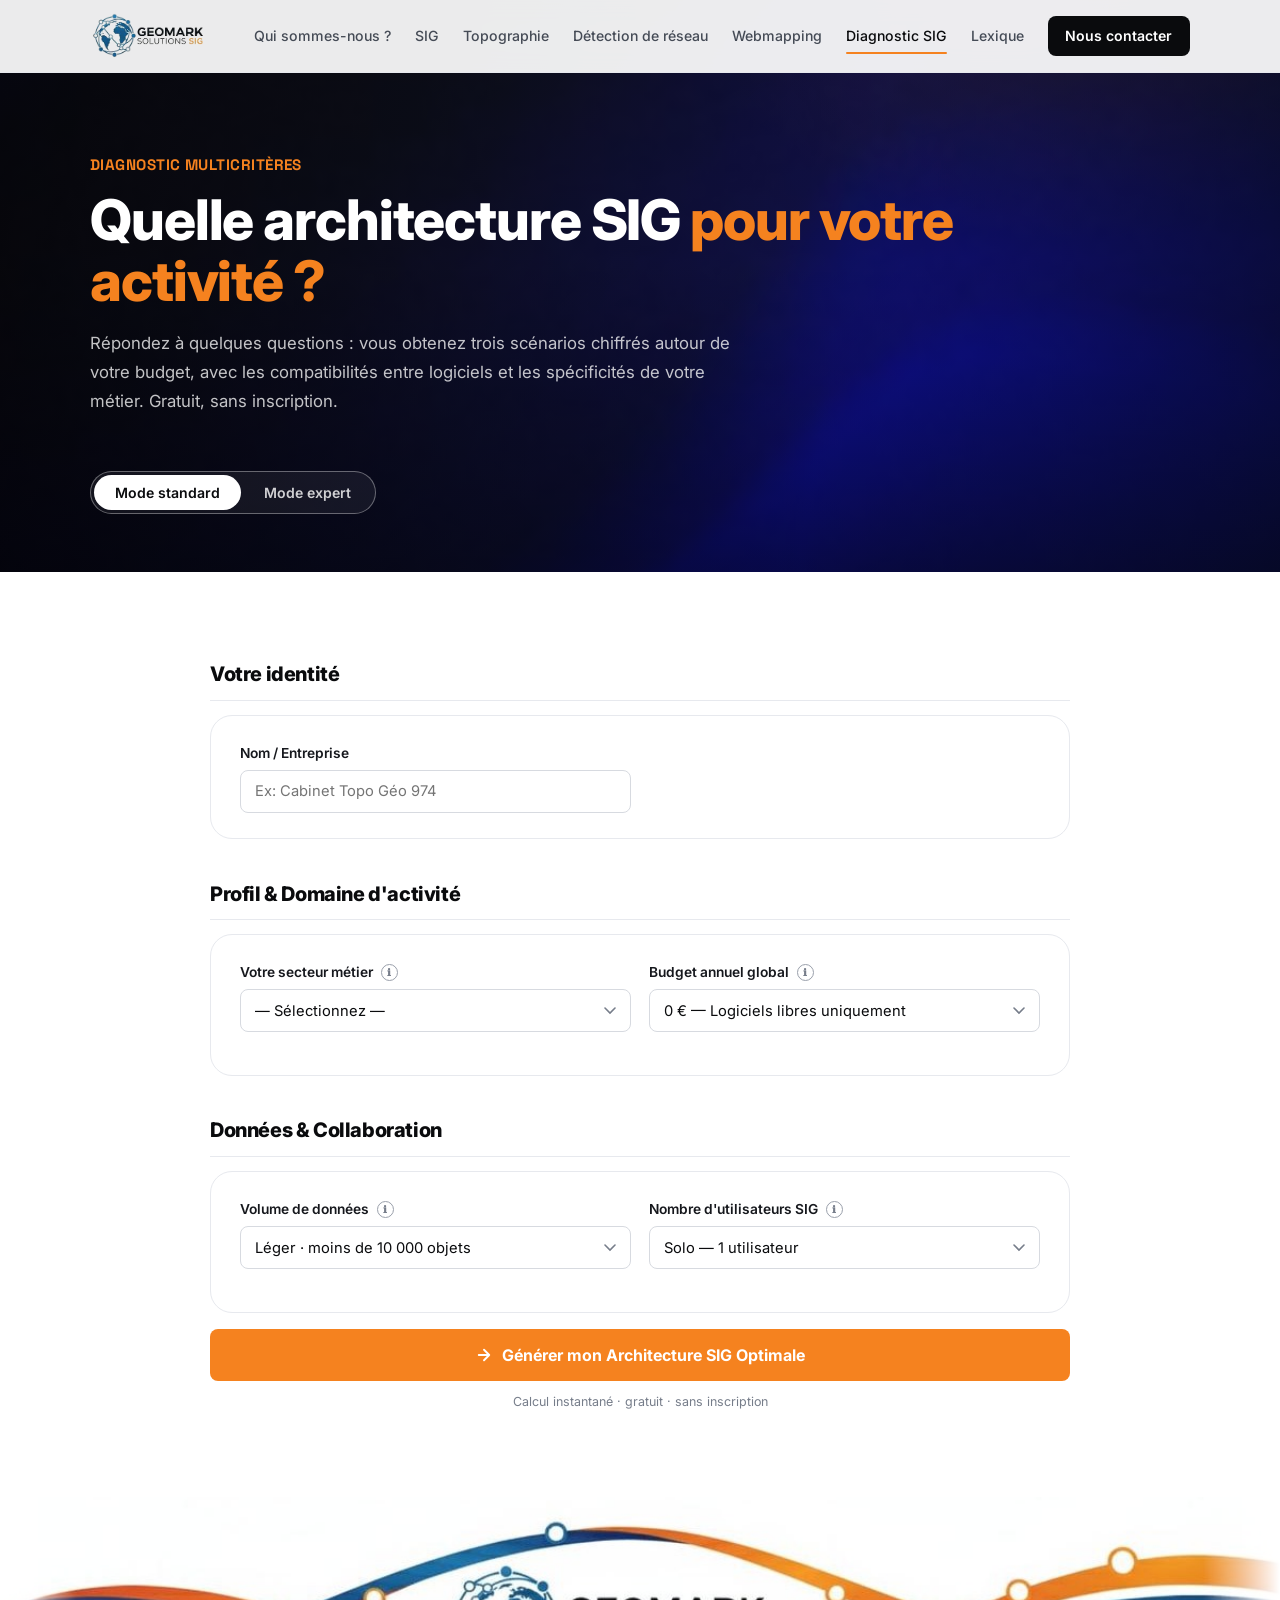
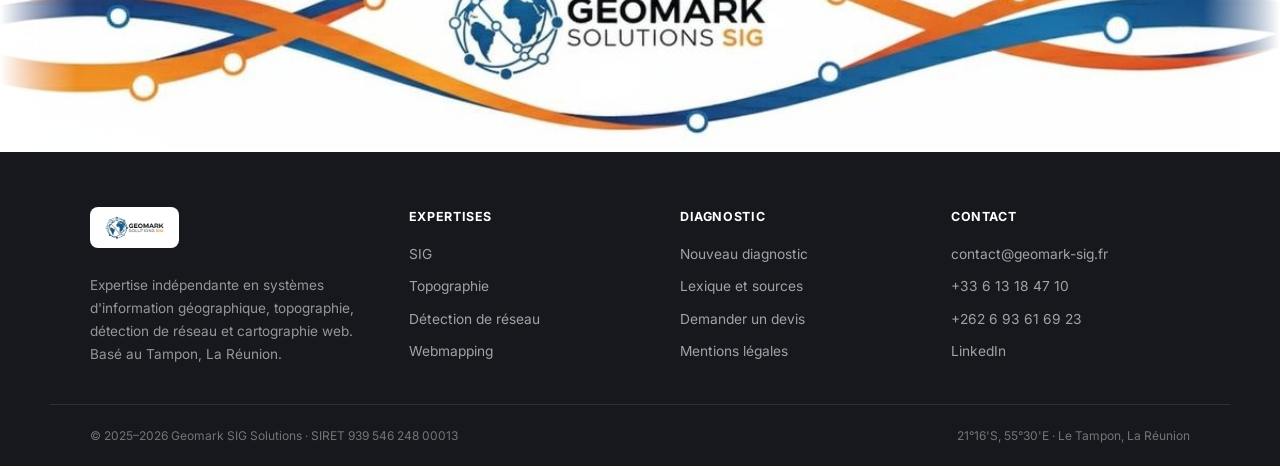
<file: index.html>
<!DOCTYPE html>
<html lang="fr">
<head>
<meta charset="UTF-8">
<meta name="viewport" content="width=device-width, initial-scale=1.0">
<title>Diagnostic SIG Expert — Geomark SIG</title>
<link rel="preconnect" href="https://fonts.googleapis.com"><link rel="preconnect" href="https://fonts.gstatic.com" crossorigin>
<link href="https://fonts.googleapis.com/css2?family=Inter:wght@400;500;600;700;800&family=IBM+Plex+Mono:wght@500;600&family=Space+Grotesk:wght@500;600;700&display=swap" rel="stylesheet">
<link rel="icon" href="img/logo-geomark.png">
<link rel="stylesheet" href="style.css">

</head>
<body>
<header class="site-hdr"><div class="hdr-in">
  <a class="brand" href="https://geomark-sig.fr/" aria-label="Geomark SIG Solutions — accueil"><img src="img/logo-geomark.png" alt="Geomark Solutions SIG" width="116" height="46"></a>
  <button class="nav-toggle" type="button" aria-label="Menu" onclick="document.getElementById('nav').classList.toggle('open')"><svg width="22" height="22" viewBox="0 0 24 24" fill="none" stroke="currentColor" stroke-width="2" stroke-linecap="round"><path d="M4 7h16M4 12h16M4 17h16"/></svg></button>
  <nav class="nav" id="nav">
    <a href="https://geomark-sig.fr/qui-sommes-nous.html">Qui sommes-nous ?</a>
    <a href="https://geomark-sig.fr/sig.html">SIG</a>
    <a href="https://geomark-sig.fr/topographie.html">Topographie</a>
    <a href="https://geomark-sig.fr/detection-reseau.html">Détection de réseau</a>
    <a href="https://geomark-sig.fr/webmapping.html">Webmapping</a>
    <a href="index.html" class="active">Diagnostic SIG</a>
    <a href="lexique.html">Lexique</a>
    <a href="contact.html" class="btn-nav">Nous contacter</a>
  </nav>
</div></header>

<section class="hero"><div class="wrap">
  <div class="eyebrow">Diagnostic multicritères</div>
  <h1 style="max-width:24ch">Quelle architecture SIG <span class="acc">pour votre activité ?</span></h1>
  <p class="lead">Répondez à quelques questions : vous obtenez trois scénarios chiffrés autour de votre budget, avec les compatibilités entre logiciels et les spécificités de votre métier. Gratuit, sans inscription.</p>
  <div class="mode-row">
    <button type="button" class="mode-btn active" id="btnSimple" onclick="toggleMode('simple')">Mode standard</button>
    <button type="button" class="mode-btn" id="btnExpert" onclick="toggleMode('expert')">Mode expert</button>
  </div>
</div></section>

<div class="wrap narrow">
<form action="resultats.html" method="GET">
<input type="hidden" name="mode" id="inputMode" value="simple">

<!-- IDENTITÉ -->
<div class="slabel">Votre identité</div>
<div class="card">
  <div class="grid2">
    <div class="field"><label>Nom / Entreprise</label><input type="text" name="identite" placeholder="Ex: Cabinet Topo Géo 974" required></div>
  </div>
</div>

<!-- PROFIL & DOMAINE -->
<div class="slabel">Profil & Domaine d'activité</div>
<div class="card">
  <div class="grid2">
    <div class="field">
      <label>Votre secteur métier <span class="tip" tabindex="0">ℹ<span class="tip-box">Oriente le logiciel SIG, les formats et les outils terrain. "Géomètre" active AutoCAD. "ONG" privilégie les solutions 100% gratuites. "Énergie" active le temps réel.</span></span></label>
      <select name="secteur" id="secteurSel" onchange="onSecteurChange()">
        <option value="">— Sélectionnez —</option>
        <optgroup label=" Secteur public"><option value="collectivite">Collectivité Territoriale</option><option value="etat">État / Établissement public</option></optgroup>
        <optgroup label=" Géomètre & DAO"><option value="geometre">Géomètre-Expert / Topographe</option><option value="btp">BTP / Infrastructures / VRD</option></optgroup>
        <optgroup label=" Environnement"><option value="bet_env">Bureau d'Études Environnement / Écologie</option><option value="agriculture">Agriculture / Agronomie / Viticulture</option></optgroup>
        <optgroup label=" Énergie & Réseaux"><option value="energie">Énergie / Réseaux (ENEDIS, télécom, eau)</option><option value="transport">Transport / Mobilité / Logistique</option></optgroup>
        <optgroup label=" Secteur privé"><option value="bet">Bureau d'Études Technique / Conseil</option><option value="immobilier">Immobilier / Foncier / Promotion</option><option value="geomarketing">Géomarketing / Commerce / Retail</option></optgroup>
        <optgroup label=" Humanitaire"><option value="ong">Humanitaire / ONG / Santé publique</option></optgroup>
        <optgroup label=" Autre"><option value="etudiant">Étudiant / Formation / Recherche</option><option value="ne_sait_pas">Je ne sais pas / Autre</option></optgroup>
      </select>
    </div>
    <div class="field">
      <label>Budget annuel global <span class="tip" tabindex="0">ℹ<span class="tip-box">Logiciels + hébergement + abonnements cloud. Hors prestation, formation et matériel terrain.</span></span></label>
      <select name="budget">
        <option value="zero">0 € — Logiciels libres uniquement</option>
        <option value="starter_free">Starter · 50 – 1 000 €/an</option>
        <option value="inter_pro">Intermédiaire · 1 000 – 5 000 €/an</option>
        <option value="avance">Avancé · 5 000 – 10 000 €/an</option>
        <option value="entreprise">Entreprise · 10 000 – 25 000 €/an</option>
        <option value="premium">Grande organisation · +25 000 €/an</option>
        <option value="nsp">Je ne sais pas</option>
      </select>
    </div>
  </div>
</div>

<!-- DONNÉES & COLLABORATION -->
<div class="slabel">Données & Collaboration</div>
<div class="card">
  <div class="grid2">
    <div class="field">
      <label>Volume de données <span class="tip" tabindex="0">ℹ<span class="tip-box">Moins de 10 000 → GeoPackage suffit. Plus d'1 million → PostGIS obligatoire. LiDAR/Rasters HD → stockage objet dédié.</span></span></label>
      <select name="volume">
        <option value="leger">Léger · moins de 10 000 objets</option>
        <option value="moyen">Moyen · 10 000 à 500 000 objets</option>
        <option value="lourd">Lourd · +1 million / LiDAR / Rasters HD</option>
        <option value="nsp">Je ne sais pas</option>
      </select>
    </div>
    <div class="field">
      <label>Nombre d'utilisateurs SIG <span class="tip" tabindex="0">ℹ<span class="tip-box">Impact sur le dimensionnement serveur et le prix des licences. ArcGIS Pro et AutoCAD appliquent des tarifs dégressifs dès 5 utilisateurs.</span></span></label>
      <select name="collaboration">
        <option value="solo">Solo — 1 utilisateur</option>
        <option value="multi_2_5">Petite équipe — 2 à 5 éditeurs</option>
        <option value="multi_10">Large déploiement — +10 éditeurs simultanés</option>
        <option value="nsp">Je ne sais pas</option>
      </select>
    </div>
  </div>
</div>

<!-- ZONE EXPERT -->
<div class="expert-zone" id="expertZone">
<div class="expert-badge"> Paramètres avancés — ces réponses affinent votre architecture parmi 500+ scénarios. "Je ne sais pas" = valeur neutre.</div>

<!-- SI EXISTANT -->
<div class="slabel">Architecture SI existante</div>
<div class="card expert-card">
  <div class="field">
    <label>Votre infrastructure ou cloud actuel <span class="tip" tabindex="0">ℹ<span class="tip-box">Si vous avez déjà Azure, AWS ou Apple iCloud, le SIG s'y intégrera pour réduire coûts et complexité. Ce choix active des dépendances de suite (Esri ↔ Azure, QGIS ↔ iCloud…)</span></span></label>
    <select name="si_existant" id="siSel" onchange="onSiChange()">
      <option value="aucun">Aucun — On part de zéro</option>
      <optgroup label=" Microsoft"><option value="azure">Microsoft Azure (VM, SQL Server, Active Directory)</option><option value="m365">Microsoft 365 / Office 365 (Teams, SharePoint)</option></optgroup>
      <optgroup label=" Amazon"><option value="aws">Amazon Web Services · AWS (EC2, S3, RDS)</option></optgroup>
      <optgroup label=" Google"><option value="google">Google Cloud Platform · GCP (BigQuery, Maps API)</option><option value="google_workspace">Google Workspace (Gmail, Drive, Meet)</option></optgroup>
      <optgroup label=" Apple"><option value="apple_icloud">Apple iCloud / Apple Business Essentials</option></optgroup>
      <optgroup label=" Physique"><option value="on_premise">Serveurs physiques internes (On-Premise)</option></optgroup>
      <optgroup label=" Métier déjà licencié"><option value="autocad_si">AutoCAD / Autodesk (déjà licencié)</option><option value="arcgis_si">ArcGIS / Esri (déjà licencié)</option><option value="supermap_si">SuperMap (iDesktop / iServer déjà licencié)</option><option value="mapinfo_si">MapInfo Pro / Precisely (déjà licencié)</option></optgroup>
      <optgroup label=" Cloud souverain / Autre"><option value="cloud_tier">Cloud souverain (OVH, Scaleway, Hetzner…)</option><option value="bureautique_cloud">Bureautique Cloud + forte conso data (+90j)</option><option value="nsp_si">Je ne sais pas</option></optgroup>
    </select>
    <div class="suite-hint" id="suiteHint"></div>
  </div>
</div>

<!-- GROUPE 1 : GOUVERNANCE & SÉCURITÉ -->
<div class="slabel">Gouvernance & Sécurité</div>
<div class="card card-gov">
  <span class="gb gb-gov"> Gouvernance</span>
  <div class="grid2">
    <div class="field">
      <label>Niveau de souveraineté & RGPD <span class="tip" tabindex="0">ℹ<span class="tip-box">Standard : Cloud US acceptable. Sensible : données en Europe/France (RGPD). Critique : Hébergement interne obligatoire (air-gapped, défense, secret). Ce paramètre a un poids ×3 dans la matrice.</span></span></label>
      <select name="souverainete">
        <option value="standard">Standard — Cloud US acceptable (Esri, Felt, AWS)</option>
        <option value="sensible">Sensible — Cloud Europe/France requis (OVH, Azure FR)</option>
        <option value="critique">Critique — Hébergement interne / Intranet total</option>
        <option value="nsp">Je ne sais pas</option>
      </select>
    </div>
    <div class="field">
      <label>Authentification & Annuaire (SSO) <span class="tip" tabindex="0">ℹ<span class="tip-box">Si vos utilisateurs se connectent via Active Directory, Azure AD ou LDAP, le SIG doit s'y intégrer. ArcGIS Enterprise et GeoServer supportent LDAP. Felt et QGIS Cloud ne supportent pas le SSO d'entreprise.</span></span></label>
      <select name="auth_sso">
        <option value="non">Non — Comptes locaux, gestion manuelle</option>
        <option value="ldap">LDAP / Active Directory interne</option>
        <option value="azure_ad">Azure AD / Entra ID (SSO Microsoft)</option>
        <option value="saml">SAML / SSO générique (Okta, Keycloak…)</option>
        <option value="nsp">Je ne sais pas</option>
      </select>
    </div>
    <div class="field">
      <label>Classification des données <span class="tip" tabindex="0">ℹ<span class="tip-box">Données de réseaux critiques (eau, électricité) ou RH peuvent être "sensibles" sans être classifiées défense. Ce niveau influe sur le chiffrement et l'audit des accès requis.</span></span></label>
      <select name="classification">
        <option value="public">Publiques / open data</option>
        <option value="interne">Internes (non publiables)</option>
        <option value="sensible">Sensibles (RH, santé, réseaux critiques)</option>
        <option value="confidentiel">Confidentiel Défense / IGI 1300</option>
        <option value="nsp">Je ne sais pas</option>
      </select>
    </div>
    <div class="field">
      <label>Système de Projection (CRS) <span class="tip" tabindex="0">ℹ<span class="tip-box">RGR92 = Réunion (EPSG:2975). Lambert 93 = France métropole. WGS84 = GPS et web. Ce choix évite les erreurs d'affichage décalé et est obligatoire pour les échanges IGN.</span></span></label>
      <select name="crs">
        <option value="wgs84">WGS 84 — Mondial / Web / GPS</option>
        <option value="lambert93">Lambert 93 — France Métropole</option>
        <option value="rgr92">RGR92 / UTM-40S — La Réunion</option>
        <option value="autre">Autre (DOM-TOM, international, local)</option>
        <option value="nsp">Je ne sais pas</option>
      </select>
    </div>
  </div>
</div>

<!-- GROUPE 2 : COMPÉTENCES INTERNES -->
<div class="slabel">Compétences & Maintenance</div>
<div class="card card-skills">
  <span class="gb gb-skills"> Compétences</span>
  <div class="grid2">
    <div class="field">
      <label>Niveau technique de l'équipe SIG <span class="tip" tabindex="0">ℹ<span class="tip-box">Facteur humain décisif. Débutant = SaaS (Felt, ArcGIS Online). Administrateur = PostGIS+GeoServer. Développeur = scripts Python, API REST, Docker. Ce paramètre a un poids ×2 dans la matrice.</span></span></label>
      <select name="competences">
        <option value="debutant">Débutant — Clé-en-main, zéro code</option>
        <option value="intermediaire">Intermédiaire — Maîtrise QGIS/ArcGIS, SQL basique</option>
        <option value="administrateur">Administrateur SIG — PostGIS, GeoServer, Docker</option>
        <option value="developpeur">Développeur — Python, SQL avancé, API REST</option>
        <option value="nsp">Je ne sais pas / Équipe mixte</option>
      </select>
    </div>
    <div class="field">
      <label>Capacité de maintenance serveur <span class="tip" tabindex="0">ℹ<span class="tip-box">"Zéro maintenance" = SaaS cloud uniquement. "Serveur managé" = VPS avec panneau de contrôle. "Admin Linux" = contrôle total avec Docker, Nginx, sauvegardes manuelles.</span></span></label>
      <select name="maintenance">
        <option value="zero">Zéro maintenance — SaaS uniquement</option>
        <option value="facile">Serveur managé — Interface graphique</option>
        <option value="avance">Admin Linux — Docker, CLI, sauvegardes manuelles</option>
        <option value="nsp">Je ne sais pas</option>
      </select>
    </div>
    <div class="field">
      <label>Besoin de support francophone <span class="tip" tabindex="0">ℹ<span class="tip-box">QGIS, Lizmap et Geoconcept disposent d'excellents supports en français. ArcGIS a un support Esri France. AWS et Supabase sont principalement en anglais.</span></span></label>
      <select name="support_fr">
        <option value="non">Non — Documentation anglaise acceptée</option>
        <option value="oui">Oui — Support et documentation en français requis</option>
        <option value="nsp">Je ne sais pas</option>
      </select>
    </div>
    <div class="field">
      <label>Besoin de formation <span class="tip" tabindex="0">ℹ<span class="tip-box">Esri propose des formations certifiantes payantes. QGIS a une documentation et communauté riches gratuites. Ce paramètre peut influer sur le TCO (Total Cost of Ownership) réel.</span></span></label>
      <select name="formation">
        <option value="non">Pas besoin — Équipe déjà formée</option>
        <option value="auto">Auto-formation — Tutoriels en ligne</option>
        <option value="intra">Formation intra-entreprise</option>
        <option value="certif">Certification souhaitée (Esri, QGIS…)</option>
        <option value="nsp">Je ne sais pas</option>
      </select>
    </div>
  </div>
</div>

<!-- GROUPE 3 : INTEROPÉRABILITÉ MÉTIER -->
<div class="slabel">Interopérabilité Métier</div>
<div class="card card-interop">
  <span class="gb gb-interop"> Interopérabilité</span>
  <div class="field">
    <label>Logiciels métier à connecter au SIG <span class="tip" tabindex="0">ℹ<span class="tip-box">Cochez tout ce qui s'applique. AutoCAD/Revit → le SIG doit lire DWG. ERP/CRM → connexion API ou FME. BI → PostGIS se connecte à Power BI et Tableau. IoT → base temporelle (TimescaleDB). Ces choix impactent directement le scoring ETL et la base de données.</span></span></label>
    <div class="cb-grid">
      <div class="cb-item"><input type="checkbox" name="interop_autocad" value="1" id="ic1"><label for="ic1"><span class="cb-box"></span> AutoCAD / Revit / BIM</label></div>
      <div class="cb-item"><input type="checkbox" name="interop_erp" value="1" id="ic2"><label for="ic2"><span class="cb-box"></span> ERP / CRM (SAP, Salesforce…)</label></div>
      <div class="cb-item"><input type="checkbox" name="interop_bi" value="1" id="ic3"><label for="ic3"><span class="cb-box"></span> BI / Décisionnel (Power BI, Tableau)</label></div>
      <div class="cb-item"><input type="checkbox" name="interop_iot" value="1" id="ic4"><label for="ic4"><span class="cb-box"></span> IoT / Capteurs / SCADA temps réel</label></div>
      <div class="cb-item"><input type="checkbox" name="interop_opendata" value="1" id="ic5"><label for="ic5"><span class="cb-box"></span> Open Data / INSPIRE / WMS publics</label></div>
      <div class="cb-item"><input type="checkbox" name="interop_api" value="1" id="ic6"><label for="ic6"><span class="cb-box"></span> API REST / Webhooks personnalisés</label></div>
    </div>
    <div class="ctx-note" id="interopNote" style="background:var(--amber-l);color:#7a4a00;border-color:#f0c070"></div>
  </div>
  <div class="field" style="margin-top:14px">
    <label>Besoin ETL / conversion automatique de données <span class="tip" tabindex="0">ℹ<span class="tip-box">FME est le leader (3 500 €/an) mais transforme n'importe quel format. Le Modélisateur QGIS est gratuit pour les workflows simples. Python/GDAL pour les développeurs confirmés.</span></span></label>
    <select name="etl">
      <option value="non">Pas besoin — Formats simples (SHP, GPKG, GeoJSON)</option>
      <option value="qgis_modeler">Modélisateur QGIS — Automatisation gratuite</option>
      <option value="python_gdal">Python / GDAL / OGR — Scripts sur mesure</option>
      <option value="fme">Safe FME — ETL géospatial professionnel</option>
      <option value="nsp">Je ne sais pas</option>
    </select>
  </div>
</div>

<!-- GROUPE 4 : FRÉQUENCE & VOLUME D'AUDIENCE -->
<div class="slabel">Fréquence & Volume d'Audience</div>
<div class="card card-freq">
  <span class="gb gb-freq"> Fréquence</span>
  <div class="grid2">
    <div class="field">
      <label>Fréquence de mise à jour des données <span class="tip" tabindex="0">ℹ<span class="tip-box">Des données temps réel (capteurs IoT, GPS) imposent une base temporelle (TimescaleDB) et un serveur scalable. Une mise à jour mensuelle peut se faire avec de simples fichiers GeoPackage.</span></span></label>
      <select name="frequence_maj">
        <option value="statique">Statique — Ponctuel / annuel</option>
        <option value="periodique">Périodique — Quotidien / hebdomadaire</option>
        <option value="temps_reel">Temps réel — Capteurs IoT, GPS live, flux continu</option>
        <option value="nsp">Je ne sais pas</option>
      </select>
    </div>
    <div class="field">
      <label>Audience de la carte web (si diffusion) <span class="tip" tabindex="0">ℹ<span class="tip-box">Une carte pour 10 agents ≠ une carte pour 10 000 visiteurs/jour. L'audience détermine si vous avez besoin d'un CDN, d'un autoscaling cloud ou d'un simple SaaS. Ce paramètre pénalise les petits serveurs locaux à forte audience.</span></span></label>
      <select name="audience">
        <option value="interne">Interne — Quelques agents</option>
        <option value="partenaires">Partenaires — Quelques dizaines d'utilisateurs</option>
        <option value="public_moyen">Grand public modéré — Quelques centaines/mois</option>
        <option value="public_large">Grand public large — +10 000 visites/mois</option>
        <option value="nsp">Je ne sais pas</option>
      </select>
    </div>
    <div class="field">
      <label>Besoin temps réel / IoT <span class="tip" tabindex="0">ℹ<span class="tip-box">Suivi de véhicules ou capteurs = protocole MQTT ou WebSocket, base temporelle (TimescaleDB, InfluxDB), tableau de bord Grafana. Ce besoin exclut les solutions fichiers (GeoPackage, SpatiaLite).</span></span></label>
      <select name="temps_reel">
        <option value="non">Non — Données statiques ou périodiques</option>
        <option value="suivi_vehicule">Suivi de véhicules / flottes GPS</option>
        <option value="capteurs_iot">Capteurs IoT / stations / réseaux SCADA</option>
        <option value="nsp">Je ne sais pas</option>
      </select>
    </div>
    <div class="field">
      <label>Scalabilité souhaitée <span class="tip" tabindex="0">ℹ<span class="tip-box">Charge fixe = VPS OVH suffisant. Pics d'audience ou événements = autoscaling cloud (AWS, Azure). Un serveur local ne peut pas s'adapter dynamiquement à une montée en charge soudaine.</span></span></label>
      <select name="scalabilite">
        <option value="fixe">Charge fixe — Utilisateurs stables</option>
        <option value="croissance">Croissance progressive — Projet en développement</option>
        <option value="pics">Pics d'audience — Usage ponctuel intense</option>
        <option value="elastique">Élastique — Autoscaling cloud requis</option>
        <option value="nsp">Je ne sais pas</option>
      </select>
    </div>
  </div>
</div>

<!-- DIFFUSION WEB -->
<div class="slabel">Diffusion Web & Portail</div>
<div class="card expert-card">
  <div class="field">
    <label>Que souhaitez-vous faire avec vos cartes ? <span class="tip" tabindex="0">ℹ<span class="tip-box">"En interne" = pas de portail web. "Portail métier" = Lizmap ou GeoServer avec formulaires d'édition. "Grand public" = open data avec catalogue INSPIRE.</span></span></label>
    <select name="diffusion">
      <option value="interne"> En interne — Pas de partage externe</option>
      <option value="simple_web"> Partage simple — Un lien carte (lecture seule)</option>
      <option value="collaboratif"> Collaboratif — Partage + édition en équipe</option>
      <option value="portail_metier"> Portail métier — Application web + formulaires</option>
      <option value="grand_public"> Grand public — Open data, atlas territorial</option>
      <option value="nsp">Je ne sais pas</option>
    </select>
  </div>
</div>

<!-- TERRAIN & IMAGERIE -->
<div class="slabel">Terrain & Imagerie</div>
<div class="card expert-card">
  <div class="grid2">
    <div class="field">
      <label>Source des fonds de plan & imagerie <span class="tip" tabindex="0">ℹ<span class="tip-box">OSM gratuit. Sentinel-2 (ESA) gratuit pour la télédétection. IGN gratuit pour le secteur public via convention. Drone = précision centimétrique sur votre zone.</span></span></label>
      <select name="imagerie">
        <option value="gratuit_local">Gratuit / OSM (flux standards)</option>
        <option value="payant_mensuel">Abonnement (Sentinel-2, Planet, flux premium)</option>
        <option value="achat_precision">Achat précision (Ortho HD 5 cm, IGN)</option>
        <option value="drone">Drone / Aérien (précision centimétrique)</option>
        <option value="sat_thr">Satellite THR (Pléiades Neo, Maxar) / LiDAR</option>
        <option value="gee">Analyse satellite cloud (Google Earth Engine, Sentinel Hub)</option>
        <option value="nsp">Je ne sais pas</option>
      </select>
    </div>
    <div class="field">
      <label>Outil de saisie terrain mobile <span class="tip" tabindex="0">ℹ<span class="tip-box">QField : synchronise vos projets QGIS (GPS décimétrique, hors-ligne). KoboCollect : standard humanitaire pour enquêtes socio-éco. Field Maps : nécessite ArcGIS Online (500€/an).</span></span></label>
      <select name="terrain" id="terrainSel" onchange="onTerrainChange()">
        <option value="non">Pas de besoin terrain mobile</option>
        <option value="qfield">QField / Mergin Maps — SIG pro hors-ligne (QGIS)</option>
        <option value="kobo">KoboCollect / ODK — Enquêtes & formulaires socio-éco</option>
        <option value="fieldmaps">ArcGIS Field Maps — Solution Esri terrain</option>
        <option value="supermap">SuperMap iMobile — Terrain SuperMap (iServer requis)</option>
        <option value="nsp">Je ne sais pas</option>
      </select>
      <div class="ctx-note" id="terrainNote" style="background:var(--green-l);color:var(--green);border-color:#82e0aa"></div>
    </div>
  </div>
</div>
</div><!-- fin expert-zone -->

<button type="submit" class="btn-submit">
  <svg width="18" height="18" viewBox="0 0 24 24" fill="none" stroke="currentColor" stroke-width="2.5" stroke-linecap="round" stroke-linejoin="round"><path d="M5 12h14M12 5l7 7-7 7"/></svg> Générer mon Architecture SIG Optimale
</button>
<p class="submit-note">Calcul instantané · gratuit · sans inscription</p>
</form>
</div>

<div class="ribbon-band"><img class="ribbon-img" src="img/ribbon-band.jpg" alt="" width="1200" height="235"></div>
<footer class="ftr">
  <div class="ftr-in">
    <div>
      <div class="ftr-brand"><img src="img/logo-geomark.png" alt="Geomark"></div>
      <p class="ftr-desc">Expertise indépendante en systèmes d'information géographique, topographie, détection de réseau et cartographie web. Basé au Tampon, La Réunion.</p>
    </div>
    <div class="ftr-col"><div class="ftr-h">Expertises</div>
      <a href="https://geomark-sig.fr/sig.html">SIG</a><a href="https://geomark-sig.fr/topographie.html">Topographie</a><a href="https://geomark-sig.fr/detection-reseau.html">Détection de réseau</a><a href="https://geomark-sig.fr/webmapping.html">Webmapping</a></div>
    <div class="ftr-col"><div class="ftr-h">Diagnostic</div>
      <a href="index.html">Nouveau diagnostic</a><a href="lexique.html">Lexique et sources</a><a href="contact.html">Demander un devis</a><a href="https://geomark-sig.fr/mentions-legales.html">Mentions légales</a></div>
    <div class="ftr-col"><div class="ftr-h">Contact</div>
      <a href="mailto:contact@geomark-sig.fr">contact@geomark-sig.fr</a><a href="tel:+33613184710">+33 6 13 18 47 10</a><a href="tel:+262693616923">+262 6 93 61 69 23</a><a href="https://www.linkedin.com/in/robin-maume/" target="_blank" rel="noopener">LinkedIn</a></div>
  </div>
  <div class="ftr-bottom"><span>© 2025–2026 Geomark SIG Solutions · SIRET 939 546 248 00013</span><span>21°16'S, 55°30'E · Le Tampon, La Réunion</span></div>
</footer>

<script>
function toggleMode(m){
  const z=document.getElementById('expertZone'),i=document.getElementById('inputMode');
  const bs=document.getElementById('btnSimple'),be=document.getElementById('btnExpert');
  if(m==='expert'){z.classList.add('visible');i.value='expert';be.classList.add('active');bs.classList.remove('active');}
  else{z.classList.remove('visible');i.value='simple';bs.classList.add('active');be.classList.remove('active');}
}
function onSecteurChange(){
  const v=document.getElementById('secteurSel').value;
  if(['geometre','btp','energie','transport','energie'].includes(v)){
    document.getElementById('expertZone').classList.add('visible');
    document.getElementById('inputMode').value='expert';
    document.getElementById('btnExpert').classList.add('active');
    document.getElementById('btnSimple').classList.remove('active');
  }
  if(v==='geometre'||v==='btp'){document.getElementById('ic1').checked=true;onInteropChange();}
  if(v==='energie'||v==='transport'){document.getElementById('ic4').checked=true;onInteropChange();}
  if(v==='ong'){document.getElementById('ic5').checked=true;onInteropChange();}
}
const SUITE_HINTS={
  azure:{bg:'#e8effd',col:'#1a3a8a',msg:' <strong>Azure détecté</strong> — ArcGIS Enterprise + Azure AD = SSO natif. Azure France Central pour le RGPD. OneDrive synchronise vos GeoPackage.'},
  m365:{bg:'#e8effd',col:'#1a3a8a',msg:' <strong>Microsoft 365 détecté</strong> — Intégration Teams/SharePoint via ArcGIS for Microsoft 365. Power BI Maps pour les tableaux de bord spatiaux.'},
  aws:{bg:'#fef3e2',col:'#7a3a00',msg:' <strong>AWS détecté</strong> — RDS PostGIS + GeoServer EC2. Supabase compatible AWS. S3 pour le stockage raster volumique.'},
  google:{bg:'#e8f0fe',col:'#1a4080',msg:' <strong>GCP détecté</strong> — BigQuery GIS pour les analyses spatiales à grande échelle. Cloud Maps Platform pour les fonds de plan.'},
  google_workspace:{bg:'#e8f0fe',col:'#1a4080',msg:' <strong>Google Workspace détecté</strong> — Google Drive synchronise vos GeoPackage. Felt exporte en lien Google-compatible. Looker Studio pour la BI spatiale.'},
  apple_icloud:{bg:'#f5f5f7',col:'#444',msg:' <strong>Apple / iCloud détecté</strong> —  ArcGIS Pro = Windows uniquement. QGIS natif macOS recommandé. iCloud Drive synchronise vos GeoPackage entre Mac et QField iOS.'},
  on_premise:{bg:'#e6f5ee',col:'#1a5a3a',msg:' <strong>On-Premise détecté</strong> — PostGIS + GeoServer sur serveur interne. Zéro cloud, souveraineté totale, coût récurrent nul.'},
  autocad_si:{bg:'#f5eef8',col:'#5a1a7a',msg:' <strong>AutoCAD déjà licencié</strong> — AutoCAD Map 3D lit les DWG nativement. QGIS avec plugin DWG en alternative gratuite.'},
  arcgis_si:{bg:'#e8effd',col:'#1a3a8a',msg:' <strong>Licences Esri existantes</strong> — Exploitez vos licences : ArcGIS Pro + Online + Field Maps + Experience Builder. Pas besoin de changer d\'écosystème.'},
  supermap_si:{bg:'#fdeceb',col:'#8a1a1a',msg:'🇨🇳 <strong>SuperMap détecté</strong> — iDesktop + iServer + iPortal + iMobile : très fort en 3D/BIM, photogrammétrie oblique et Big Data.  Éditeur chinois : support francophone limité, à écarter pour les données sensibles/critiques.'},
  mapinfo_si:{bg:'#f5eef8',col:'#5a1a7a',msg:' <strong>MapInfo Pro détecté</strong> — Fichiers .TAB lisibles par QGIS/GDAL. Très répandu en télécom, assurance et retail. Windows uniquement.'},
  cloud_tier:{bg:'#e6f5ee',col:'#1a5a3a',msg:'🇫🇷 <strong>Cloud souverain détecté</strong> — OVHcloud, Scaleway ou Hetzner. PostGIS + Lizmap ou GeoServer en Docker en moins d\'1h. RGPD natif.'},
  bureautique_cloud:{bg:'#fef3e2',col:'#8a4a00',msg:' <strong>Forte conso data (+90j)</strong> — Stockage objet dédié requis (S3 / OVH Object Storage) pour vos rasters. Plan cloud payant dès 100 Go.'},
};
function onSiChange(){
  const v=document.getElementById('siSel').value,h=document.getElementById('suiteHint'),d=SUITE_HINTS[v];
  if(d){h.style.background=d.bg;h.style.color=d.col;h.style.border='1px solid '+d.col+'44';h.innerHTML=d.msg;h.classList.add('show');}
  else h.classList.remove('show');
}
const INTEROP_NOTES={
  interop_autocad:' <strong>AutoCAD/BIM</strong> : ArcGIS Pro et AutoCAD Map 3D lisent les DWG nativement. QGIS via plugin DWG gratuit. FME pour les échanges BIM avancés (IFC, RVT).',
  interop_erp:' <strong>ERP/CRM</strong> : connexion SIG↔ERP via API REST ou ETL FME. ArcGIS Online connecteurs Salesforce/SAP natifs. PostGIS via PostgREST pour API personnalisée.',
  interop_bi:' <strong>BI/Décisionnel</strong> : PostGIS se connecte nativement à Power BI, Tableau et Grafana. ArcGIS Dashboards intégré à la suite Esri. Grafana idéal pour les données IoT.',
  interop_iot:' <strong>IoT/Capteurs</strong> : base temporelle TimescaleDB (extension PostGIS) ou InfluxDB recommandée. MQTT comme protocole. Grafana pour la visualisation temps réel.',
  interop_opendata:' <strong>Open Data/INSPIRE</strong> : GeoNode = plateforme de référence avec catalogue INSPIRE intégré. GeoServer publie les flux WMS/WFS standards.',
  interop_api:' <strong>API REST</strong> : GeoServer publie WFS/WMS standards. Supabase génère des API REST automatiquement. PostGIS + PostgREST pour API spatiale personnalisée.',
};
function onInteropChange(){
  const notes=[];
  Object.keys(INTEROP_NOTES).forEach(k=>{const el=document.querySelector('input[name="'+k+'"]');if(el&&el.checked)notes.push(INTEROP_NOTES[k]);});
  const n=document.getElementById('interopNote');
  if(notes.length){n.innerHTML=notes.join('<hr style="border:none;border-top:1px solid #f0c07055;margin:5px 0">');n.classList.add('show');}
  else n.classList.remove('show');
}
document.addEventListener('DOMContentLoaded',()=>{
  Object.keys(INTEROP_NOTES).forEach(k=>{const el=document.querySelector('input[name="'+k+'"]');if(el)el.addEventListener('change',onInteropChange);});
});
const TERRAIN_NOTES={
  qfield:' <strong>QField</strong> : synchronise vos projets QGIS via QFieldCloud. Android & iOS. GPS centimétrique avec antenne externe. KoboCollect pour les enquêtes complémentaires.',
  kobo:' <strong>KoboCollect / ODK</strong> : formulaires hors-ligne complexes, logique conditionnelle. Standard ONG (UNHCR, MSF). Analyses statistiques intégrées. Gratuit.',
  fieldmaps:' <strong>ArcGIS Field Maps</strong> : nécessite ArcGIS Online Creator (500€/an). Collecte + édition temps réel. Survey123 inclus pour les enquêtes avancées.',
  supermap:' <strong>SuperMap iMobile</strong> : SDK/app mobile liée à SuperMap iServer. Bon support 3D et hors-ligne, mais écosystème peu diffusé en Europe.',
};
function onTerrainChange(){
  const v=document.getElementById('terrainSel').value,n=document.getElementById('terrainNote');
  if(TERRAIN_NOTES[v]){n.innerHTML=TERRAIN_NOTES[v];n.classList.add('show');}
  else n.classList.remove('show');
}
</script>
</body>
</html>
</file>
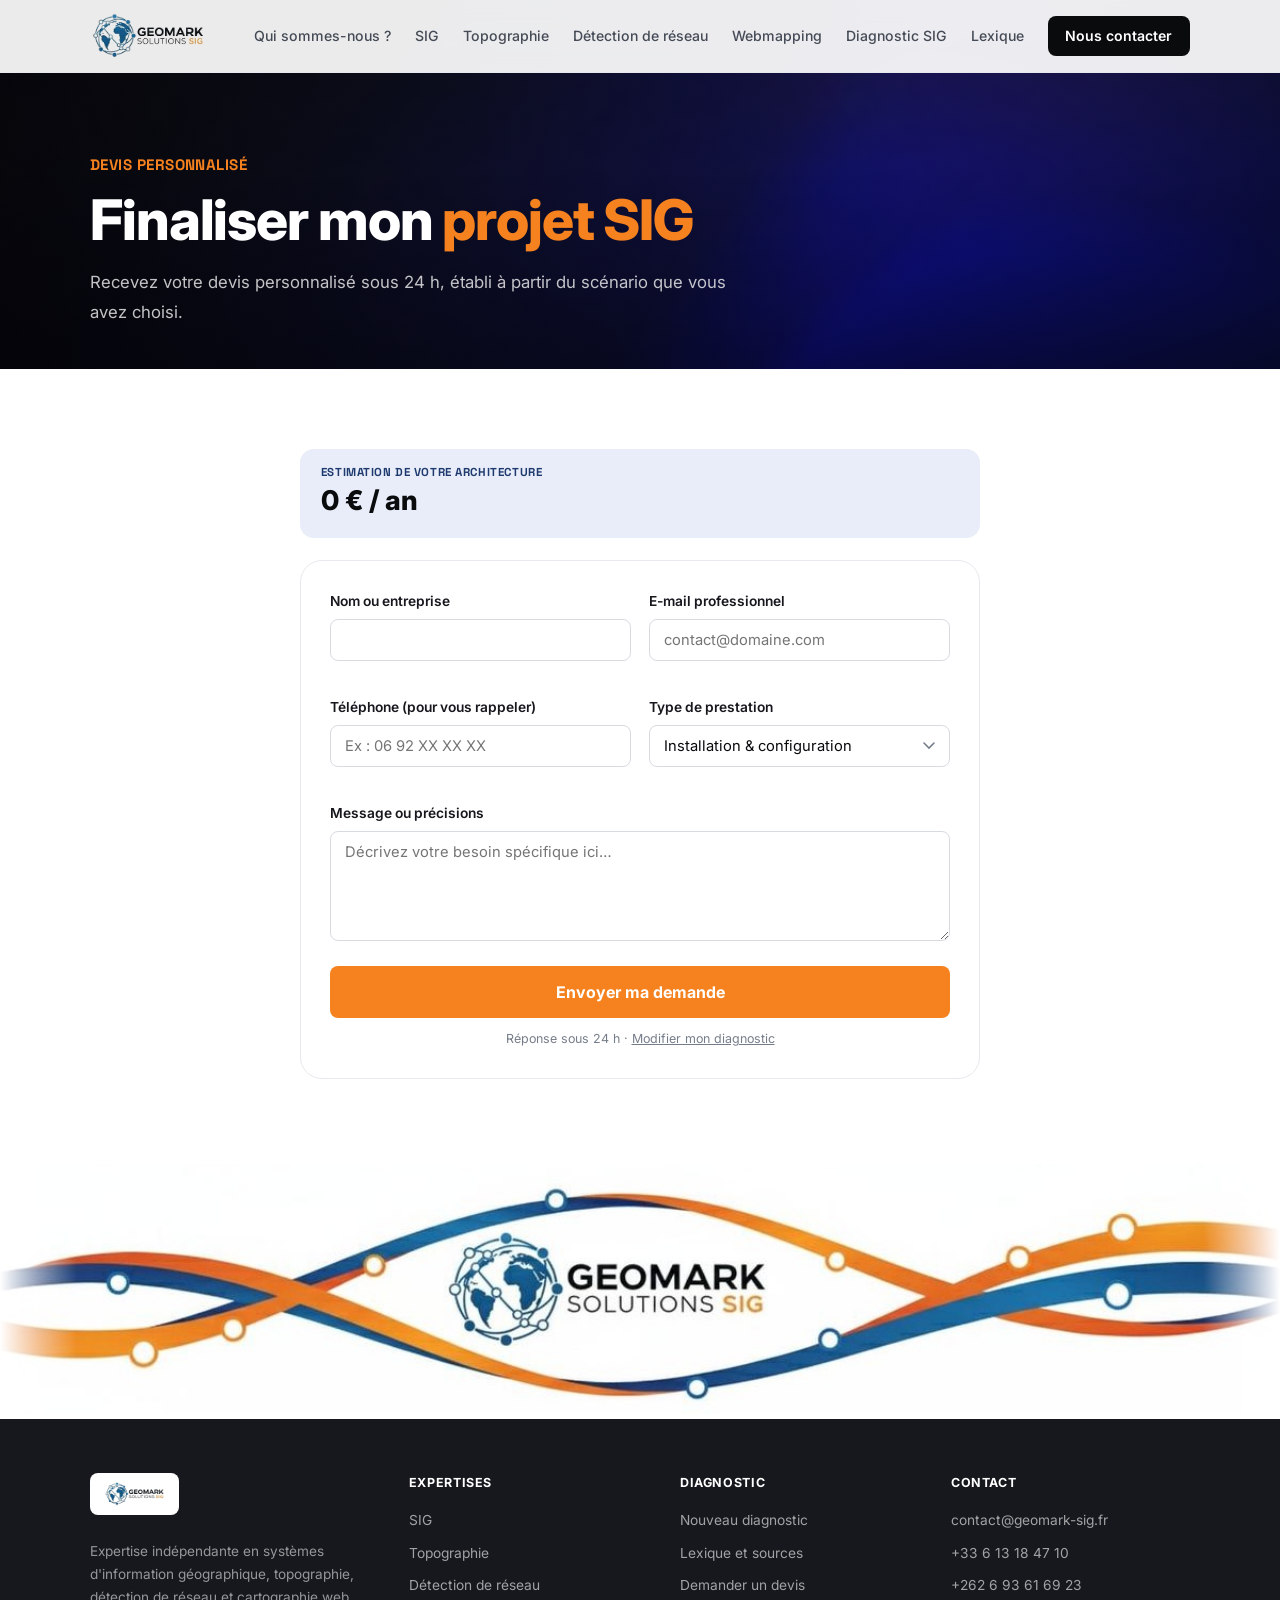
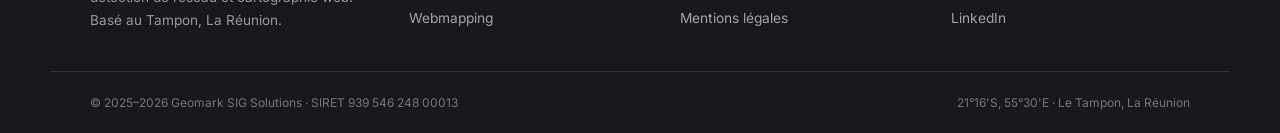
<file: contact.html>
<!DOCTYPE html>
<html lang="fr">
<head>
<meta charset="UTF-8">
<meta name="viewport" content="width=device-width, initial-scale=1.0">
<title>Demande de devis — Geomark SIG</title>
<link rel="preconnect" href="https://fonts.googleapis.com"><link rel="preconnect" href="https://fonts.gstatic.com" crossorigin>
<link href="https://fonts.googleapis.com/css2?family=Inter:wght@400;500;600;700;800&family=IBM+Plex+Mono:wght@500;600&family=Space+Grotesk:wght@500;600;700&display=swap" rel="stylesheet">
<link rel="icon" href="img/logo-geomark.png">
<link rel="stylesheet" href="style.css">
</head>
<body>
<header class="site-hdr"><div class="hdr-in">
  <a class="brand" href="https://geomark-sig.fr/" aria-label="Geomark SIG Solutions — accueil"><img src="img/logo-geomark.png" alt="Geomark Solutions SIG" width="116" height="46"></a>
  <button class="nav-toggle" type="button" aria-label="Menu" onclick="document.getElementById('nav').classList.toggle('open')"><svg width="22" height="22" viewBox="0 0 24 24" fill="none" stroke="currentColor" stroke-width="2" stroke-linecap="round"><path d="M4 7h16M4 12h16M4 17h16"/></svg></button>
  <nav class="nav" id="nav">
    <a href="https://geomark-sig.fr/qui-sommes-nous.html">Qui sommes-nous ?</a>
    <a href="https://geomark-sig.fr/sig.html">SIG</a>
    <a href="https://geomark-sig.fr/topographie.html">Topographie</a>
    <a href="https://geomark-sig.fr/detection-reseau.html">Détection de réseau</a>
    <a href="https://geomark-sig.fr/webmapping.html">Webmapping</a>
    <a href="index.html">Diagnostic SIG</a>
    <a href="lexique.html">Lexique</a>
    <a href="contact.html" class="btn-nav">Nous contacter</a>
  </nav>
</div></header>
<section class="hero" style="padding-bottom:2.6rem"><div class="wrap">
  <div class="eyebrow">Devis personnalisé</div>
  <h1>Finaliser mon <span class="acc">projet SIG</span></h1>
  <p class="lead" style="margin-bottom:0">Recevez votre devis personnalisé sous 24 h, établi à partir du scénario que vous avez choisi.</p>
</div></section>
<section class="sec"><div class="wrap narrow" style="padding-top:0;padding-bottom:0;max-width:760px">
  <div class="recap"><h3>Estimation de votre architecture</h3><p id="recapBudget">— € / an</p></div>
  <form class="card-form" action="https://formspree.io/f/mkoywdpd" method="POST" style="background:#fff;border:1px solid var(--line);border-radius:var(--rd-lg);padding:1.8rem">
    <div class="grid2">
      <div class="field"><label>Nom ou entreprise</label><input type="text" name="entreprise" id="dispNom" required></div>
      <div class="field"><label>E-mail professionnel</label><input type="email" name="_replyto" id="dispEmail" placeholder="contact@domaine.com" required autocomplete="email"></div>
    </div>
    <div class="grid2" style="margin-top:1.1rem">
      <div class="field"><label>Téléphone (pour vous rappeler)</label><input type="tel" name="telephone" placeholder="Ex : 06 92 XX XX XX"></div>
      <div class="field"><label>Type de prestation</label><select name="prestation">
        <option value="Installation">Installation &amp; configuration</option><option value="Formation">Formation (QGIS / PostGIS)</option>
        <option value="Audit">Audit &amp; conseil</option><option value="Developpement">Développement Web-SIG</option></select></div>
    </div>
    <div class="field" style="margin-top:1.1rem"><label>Message ou précisions</label><textarea name="message" placeholder="Décrivez votre besoin spécifique ici…"></textarea></div>
    <input type="hidden" name="budget_estime" id="hiddenBudget">
    <input type="hidden" name="secteur" id="hiddenSecteur">
    <input type="hidden" name="palier_scenario" id="hiddenPalier">
    <input type="hidden" name="_subject" value="Nouvelle demande de devis SIG">
    <button type="submit" class="btn-submit">Envoyer ma demande</button>
    <p class="submit-note">Réponse sous 24 h · <a href="index.html" style="text-decoration:underline">Modifier mon diagnostic</a></p>
  </form>
</div></section>
<div class="ribbon-band"><img class="ribbon-img" src="img/ribbon-band.jpg" alt="" width="1200" height="235"></div>
<footer class="ftr">
  <div class="ftr-in">
    <div>
      <div class="ftr-brand"><img src="img/logo-geomark.png" alt="Geomark"></div>
      <p class="ftr-desc">Expertise indépendante en systèmes d'information géographique, topographie, détection de réseau et cartographie web. Basé au Tampon, La Réunion.</p>
    </div>
    <div class="ftr-col"><div class="ftr-h">Expertises</div>
      <a href="https://geomark-sig.fr/sig.html">SIG</a><a href="https://geomark-sig.fr/topographie.html">Topographie</a><a href="https://geomark-sig.fr/detection-reseau.html">Détection de réseau</a><a href="https://geomark-sig.fr/webmapping.html">Webmapping</a></div>
    <div class="ftr-col"><div class="ftr-h">Diagnostic</div>
      <a href="index.html">Nouveau diagnostic</a><a href="lexique.html">Lexique et sources</a><a href="contact.html">Demander un devis</a><a href="https://geomark-sig.fr/mentions-legales.html">Mentions légales</a></div>
    <div class="ftr-col"><div class="ftr-h">Contact</div>
      <a href="mailto:contact@geomark-sig.fr">contact@geomark-sig.fr</a><a href="tel:+33613184710">+33 6 13 18 47 10</a><a href="tel:+262693616923">+262 6 93 61 69 23</a><a href="https://www.linkedin.com/in/robin-maume/" target="_blank" rel="noopener">LinkedIn</a></div>
  </div>
  <div class="ftr-bottom"><span>© 2025–2026 Geomark SIG Solutions · SIRET 939 546 248 00013</span><span>21°16'S, 55°30'E · Le Tampon, La Réunion</span></div>
</footer>
<script>
  var params = new URLSearchParams(window.location.search);
  var budget = params.get('total') || '0';
  document.getElementById('dispNom').value = params.get('identite') || '';
  document.getElementById('recapBudget').textContent = Number(budget).toLocaleString('fr-FR') + ' € / an';
  document.getElementById('hiddenBudget').value = budget + ' € / an';
  var PALIERS = ['Open Source', 'Starter', 'Professionnel', 'Avancé', 'Entreprise', 'Grande organisation'];
  document.getElementById('hiddenSecteur').value = params.get('secteur') || '';
  document.getElementById('hiddenPalier').value = PALIERS[+params.get('scenario')] || '';
</script>
</body>
</html>
</file>
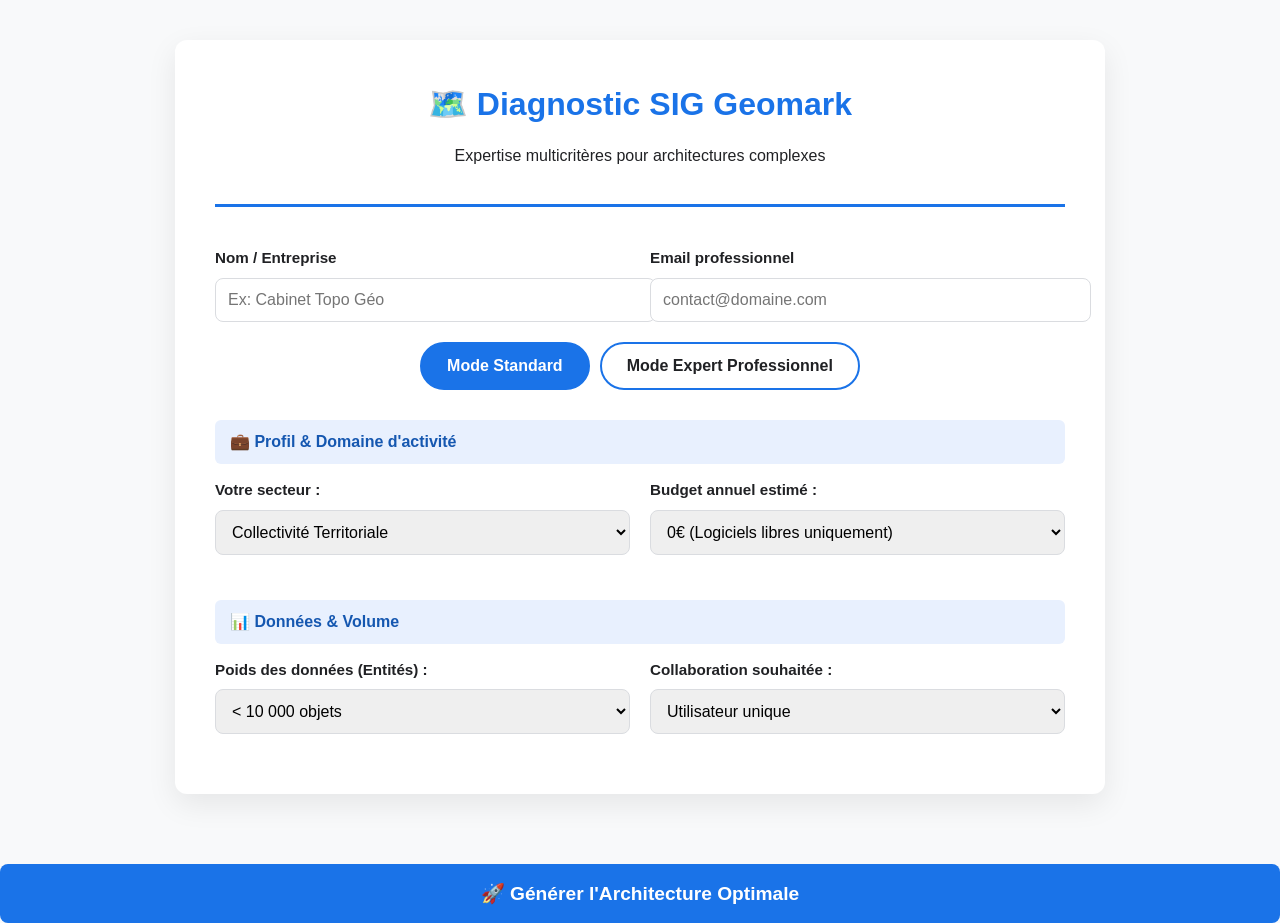
<file: index_old.html>
<!DOCTYPE html>
<html lang="fr">
<head>
    <meta charset="UTF-8">
    <meta name="viewport" content="width=device-width, initial-scale=1.0">
    <title>Configurateur SIG Expert — GeomarkSIG</title>
    <style>
        :root {
            --primary: #1a73e8; --primary-dark: #1557b0;
            --secondary: #f39c12; --bg: #f8f9fa;
            --text: #202124; --border: #dadce0;
        }
        body { font-family: 'Segoe UI', Tahoma, sans-serif; background: var(--bg); color: var(--text); line-height: 1.5; margin: 0; }
        .container { max-width: 850px; margin: 40px auto; background: white; padding: 40px; border-radius: 12px; box-shadow: 0 10px 30px rgba(0,0,0,0.08); }
        
        .header { text-align: center; margin-bottom: 40px; border-bottom: 3px solid var(--primary); padding-bottom: 20px; }
        .header h1 { margin: 0; color: var(--primary); font-size: 2rem; }
        
        .section-title { background: #e8f0fe; padding: 10px 15px; border-radius: 6px; color: var(--primary-dark); font-weight: bold; margin: 25px 0 15px 0; display: flex; align-items: center; }
        
        .grid { display: grid; grid-template-columns: 1fr 1fr; gap: 20px; }
        @media (max-width: 600px) { .grid { grid-template-columns: 1fr; } }
        
        .field { margin-bottom: 20px; }
        label { display: block; font-weight: 600; margin-bottom: 8px; font-size: 0.95rem; }
        select, input { width: 100%; padding: 12px; border: 1.5px solid var(--border); border-radius: 8px; font-size: 1rem; transition: border 0.3s; }
        select:focus, input:focus { border-color: var(--primary); outline: none; }
        
        .mode-toggle { display: flex; justify-content: center; gap: 10px; margin-bottom: 30px; }
        .btn-mode { padding: 10px 25px; border: 2px solid var(--primary); border-radius: 30px; cursor: pointer; font-weight: bold; transition: 0.3s; }
        .btn-mode.active { background: var(--primary); color: white; }
        
        .expert-only { display: none; border-left: 4px solid var(--secondary); padding-left: 20px; }
        .expert-only.visible { display: block; animation: fadeIn 0.5s; }
        
        @keyframes fadeIn { from { opacity: 0; transform: translateY(10px); } to { opacity: 1; transform: translateY(0); } }
        
        .btn-submit { width: 100%; padding: 18px; background: var(--primary); color: white; border: none; border-radius: 8px; font-size: 1.2rem; font-weight: bold; cursor: pointer; margin-top: 30px; transition: 0.3s; }
        .btn-submit:hover { background: var(--primary-dark); transform: scale(1.01); }
        
        .help-text { font-size: 0.8rem; color: #70757a; margin-top: 4px; }
    </style>
</head>
<body>

<div class="container">
    <div class="header">
        <h1>🗺️ Diagnostic SIG Geomark</h1>
        <p>Expertise multicritères pour architectures complexes</p>
    </div>

    <form action="resultats.html" method="GET">
        <div class="grid">
            <div class="field">
                <label>Nom / Entreprise</label>
                <input type="text" name="identite" placeholder="Ex: Cabinet Topo Géo" required>
            </div>
            <div class="field">
                <label>Email professionnel</label>
                <input type="email" name="email" placeholder="contact@domaine.com" required>
            </div>
        </div>

        <div class="mode-toggle">
            <div id="btnSimple" class="btn-mode active" onclick="toggleMode('simple')">Mode Standard</div>
            <div id="btnExpert" class="btn-mode" onclick="toggleMode('expert')">Mode Expert Professionnel</div>
        </div>
        <input type="hidden" name="mode" id="inputMode" value="simple">

        <div class="section-title">💼 Profil & Domaine d'activité</div>
        <div class="grid">
            <div class="field">
                <label>Votre secteur :</label>
                <select name="secteur">
                    <option value="collectivite">Collectivité Territoriale</option>
                    <option value="geometre">Géomètre / Topographe </option>
                    <option value="bet">Bureau d'études Environnement / VRD</option>
                    <option value="ong">Humanitaire / Santé / ONG</option>
                    <option value="energie">Énergie / Réseaux</option>
                    <option value="ne_sait_pas">Étudiant / Autre</option>
                </select>
            </div>
            <div class="field">
                <label>Budget annuel estimé :</label>
                <select name="budget">
                    <option value="zero">0€ (Logiciels libres uniquement)</option>
                    <option value="starter_free">Starter (50€ - 500€)</option>
                    <option value="inter_pro">Intermédiaire (1000€ - 5000€)</option>
                    <option value="entreprise">Entreprise / Grand Compte (+10k€)</option>
                </select>
            </div>
        </div>

        <div class="section-title">📊 Données & Volume</div>
        <div class="grid">
            <div class="field">
                <label>Poids des données (Entités) :</label>
                <select name="volume">
                    <option value="leger">< 10 000 objets</option>
                    <option value="moyen">10 000 à 500 000 objets</option>
                    <option value="lourd">Big Data (+ 1 million / LIDAR / Rasters)</option>
                </select>
            </div>
            <div class="field">
                <label>Collaboration souhaitée :</label>
                <select name="collaboration">
                    <option value="solo">Utilisateur unique</option>
                    <option value="multi_2_5">Petite équipe (2-5 éditeurs)</option>
                    <option value="multi_10">Déploiement large (+10 éditeurs simultanés)</option>
                </select>
            </div>
        </div>

        <div id="expertContent" class="expert-only">
            <div class="section-title">⚡ Architecture & Souveraineté (Avancé)</div>
            <div class="grid">
                <div class="field">
                    <label>Architecture SI existante :</label>
                    <select name="si_existant">
                        <option value="aucun">Aucun (On part de zéro)</option>
                        <option value="azure">Cloud Microsoft Azure</option>
                        <option value="aws">Amazon Web Services (AWS)</option>
                        <option value="google">Google Cloud Platform</option>
                        <option value="on_premise">Serveurs Physiques Internes</option>
                    </select>
                </div>
                <div class="field">
                    <label>Exigence Souveraineté :</label>
                    <select name="souverainete">
                        <option value="faible">Standard (Hébergement mondial OK)</option>
                        <option value="haute">Haute (Hébergement France / Europe requis)</option>
                        <option value="critique">Critique (Intranet / Air-gapped)</option>
                    </select>
                </div>
                <div class="field">
                    <label>Diffusion Web souhaitée :</label>
                    <select name="diffusion">
                        <option value="interne">Je ne veux pas partager ma carte</option>
                        <option value="simple_web">Je veux juste partager ma carte sur le web</option>
                        <option value="collaboratif">Je veux partager ma carte et la rendre collaborative</option>
                    </select>
                </div>
                <div class="field">
                    <label>Système de Projection (CRS) :</label>
                    <select name="crs">
                        <option value="wgs84">WGS 84 (Mondial / Web)</option>
                        <option value="lambert93">Lambert 93 (France Métropole)</option>
                        <option value="autre">Autre spécifique</option>
                    </select>
                </div>
            </div>
            <div class="section-title">🛰️ Acquisition Terrain & Imagerie</div>
            <div class="grid">
                <div class="field">
    <label>Source des fonds de plan & imagerie :</label>
    <select name="imagerie">
        <option value="gratuit_local">Gratuit / Local (OSM, image satellite - Non mis à jour)</option>
        <option value="payant_mensuel">Abonnement Mensuel (Flux Premium, Sentinel-2 frais, Planet)</option>
        <option value="achat_precision">Achat Plan de Précision (Cadastre vectoriel, dalles Ortho HD 5cm)</option>
        <option value="drone">Imagerie Drone/Aérienne (Saisie sur mesure, très haute résolution)</option>
    </select>
</div>
                </div>
                <div class="field">
                    <label>Outil de saisie mobile :</label>
                    <select name="terrain">
                        <option value="non">Pas de besoin terrain</option>
                        <option value="kobo">Formulaires socio/éco (KoboCollect)</option>
                        <option value="qfield">SIG Pro Déconnecté (QField)</option>
                        <option value="fieldmaps">Solution Esri (Field Maps)</option>
                    </select>
                </div>
            </div>
        </div>

        <button type="submit" class="btn-submit">🚀 Générer l'Architecture Optimale</button>
    </form>
</div>

<script>
    function toggleMode(mode) {
        const expertContent = document.getElementById('expertContent');
        const inputMode = document.getElementById('inputMode');
        const btnS = document.getElementById('btnSimple');
        const btnE = document.getElementById('btnExpert');

        if (mode === 'expert') {
            expertContent.classList.add('visible');
            inputMode.value = 'expert';
            btnE.classList.add('active');
            btnS.classList.remove('active');
        } else {
            expertContent.classList.remove('visible');
            inputMode.value = 'simple';
            btnS.classList.add('active');
            btnE.classList.remove('active');
        }
    }
</script>
</body>
</html>
</file>
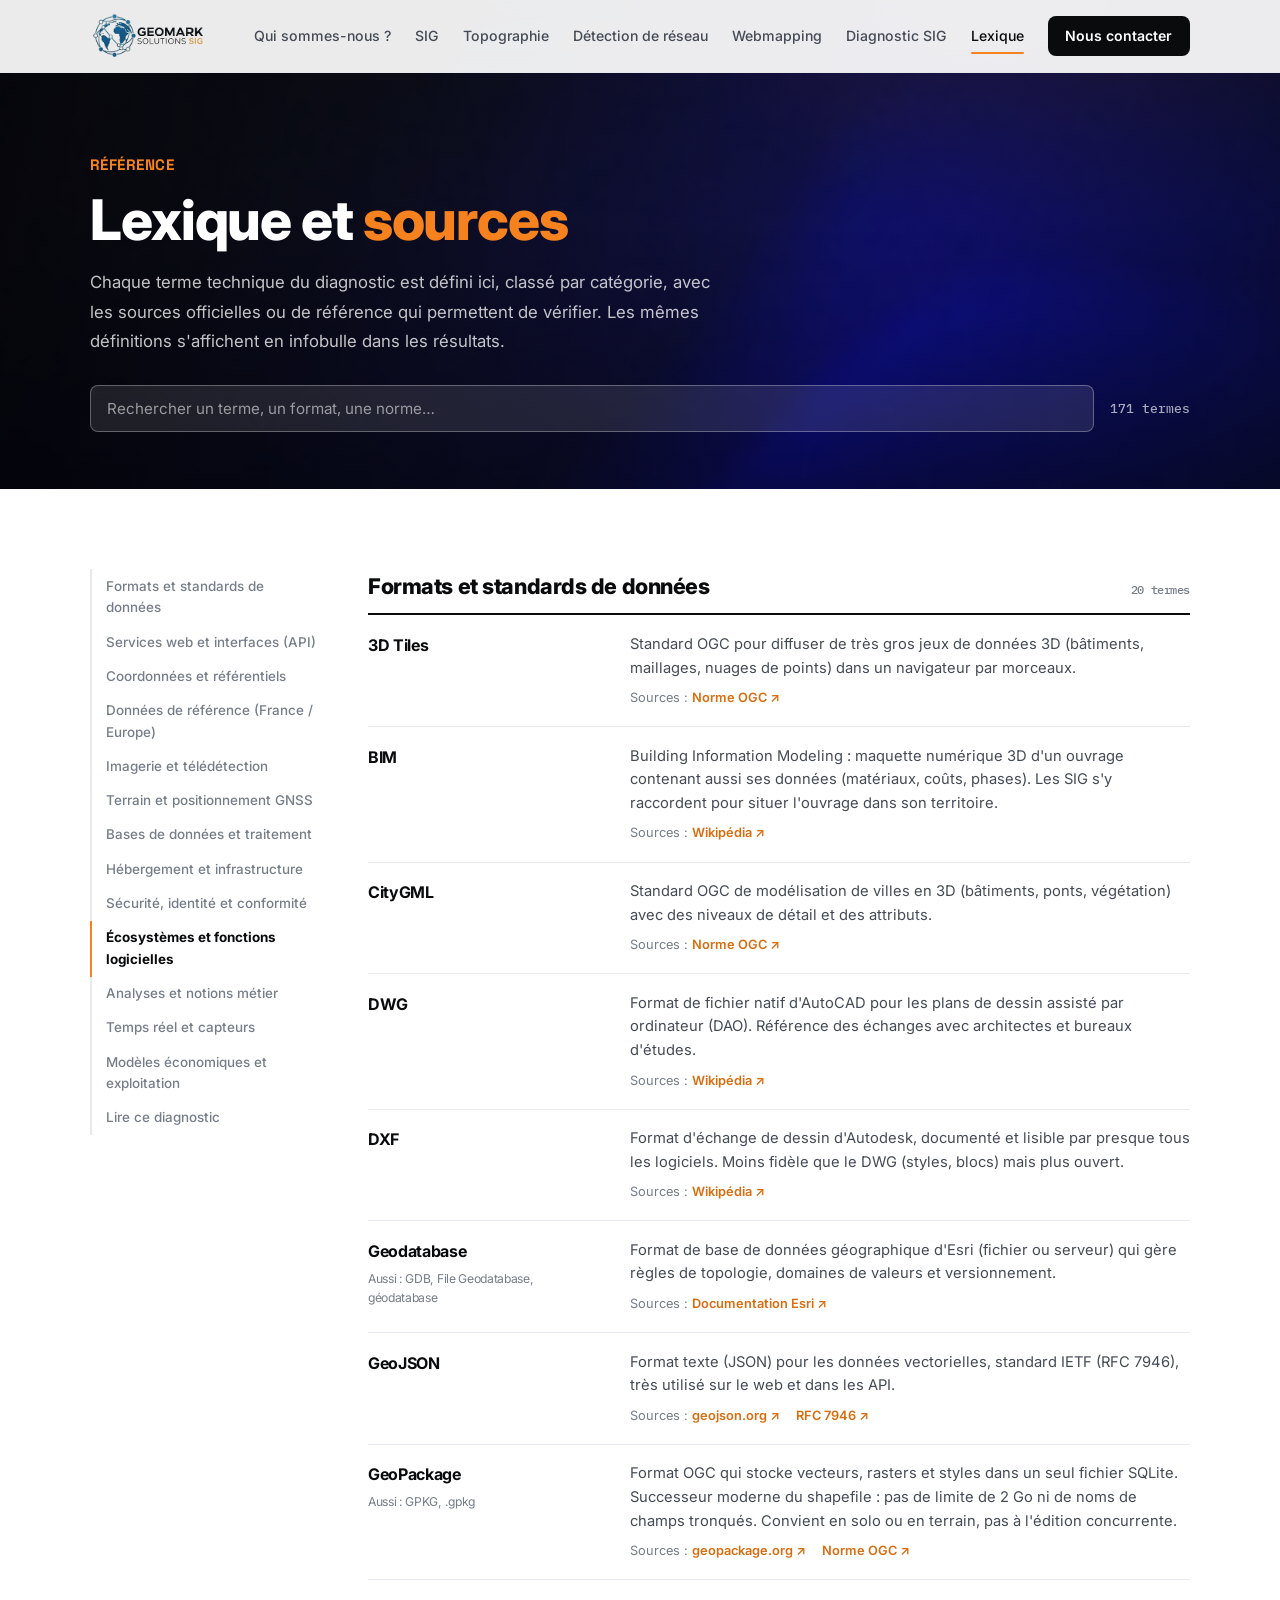
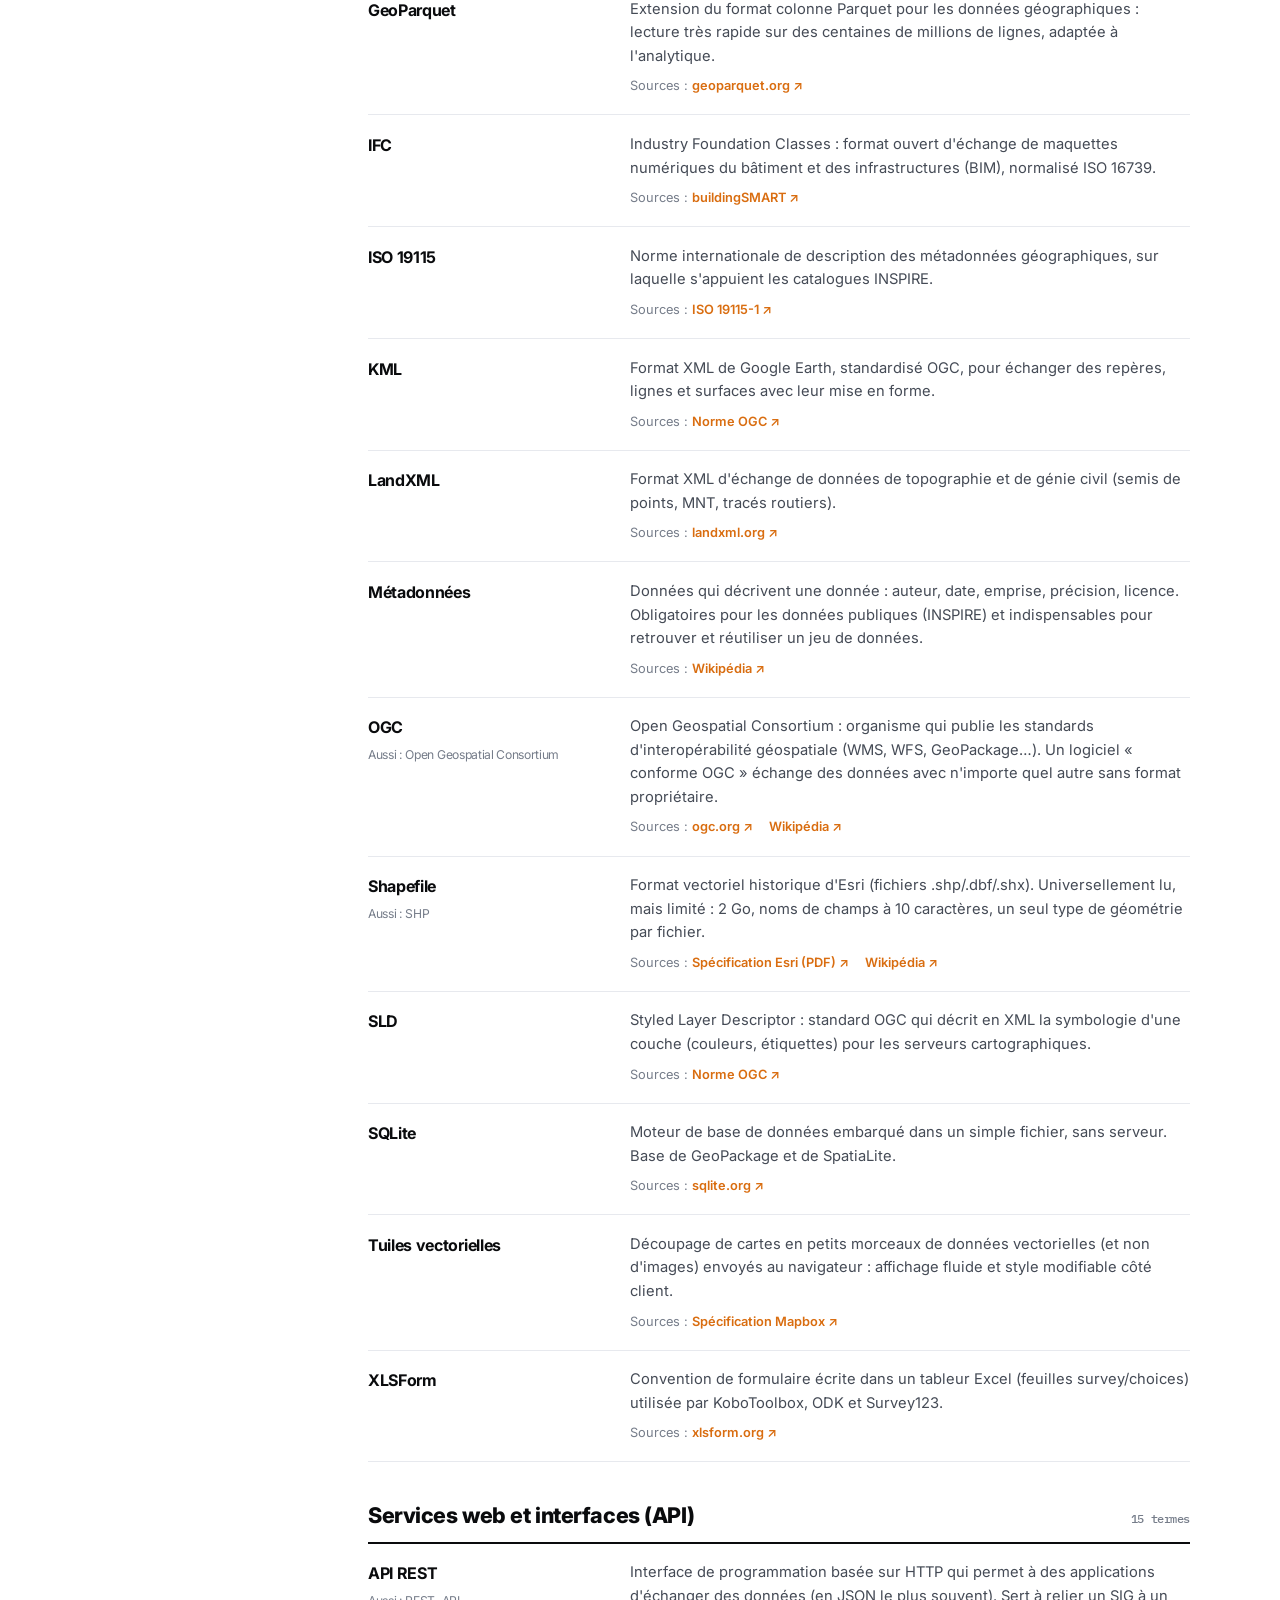
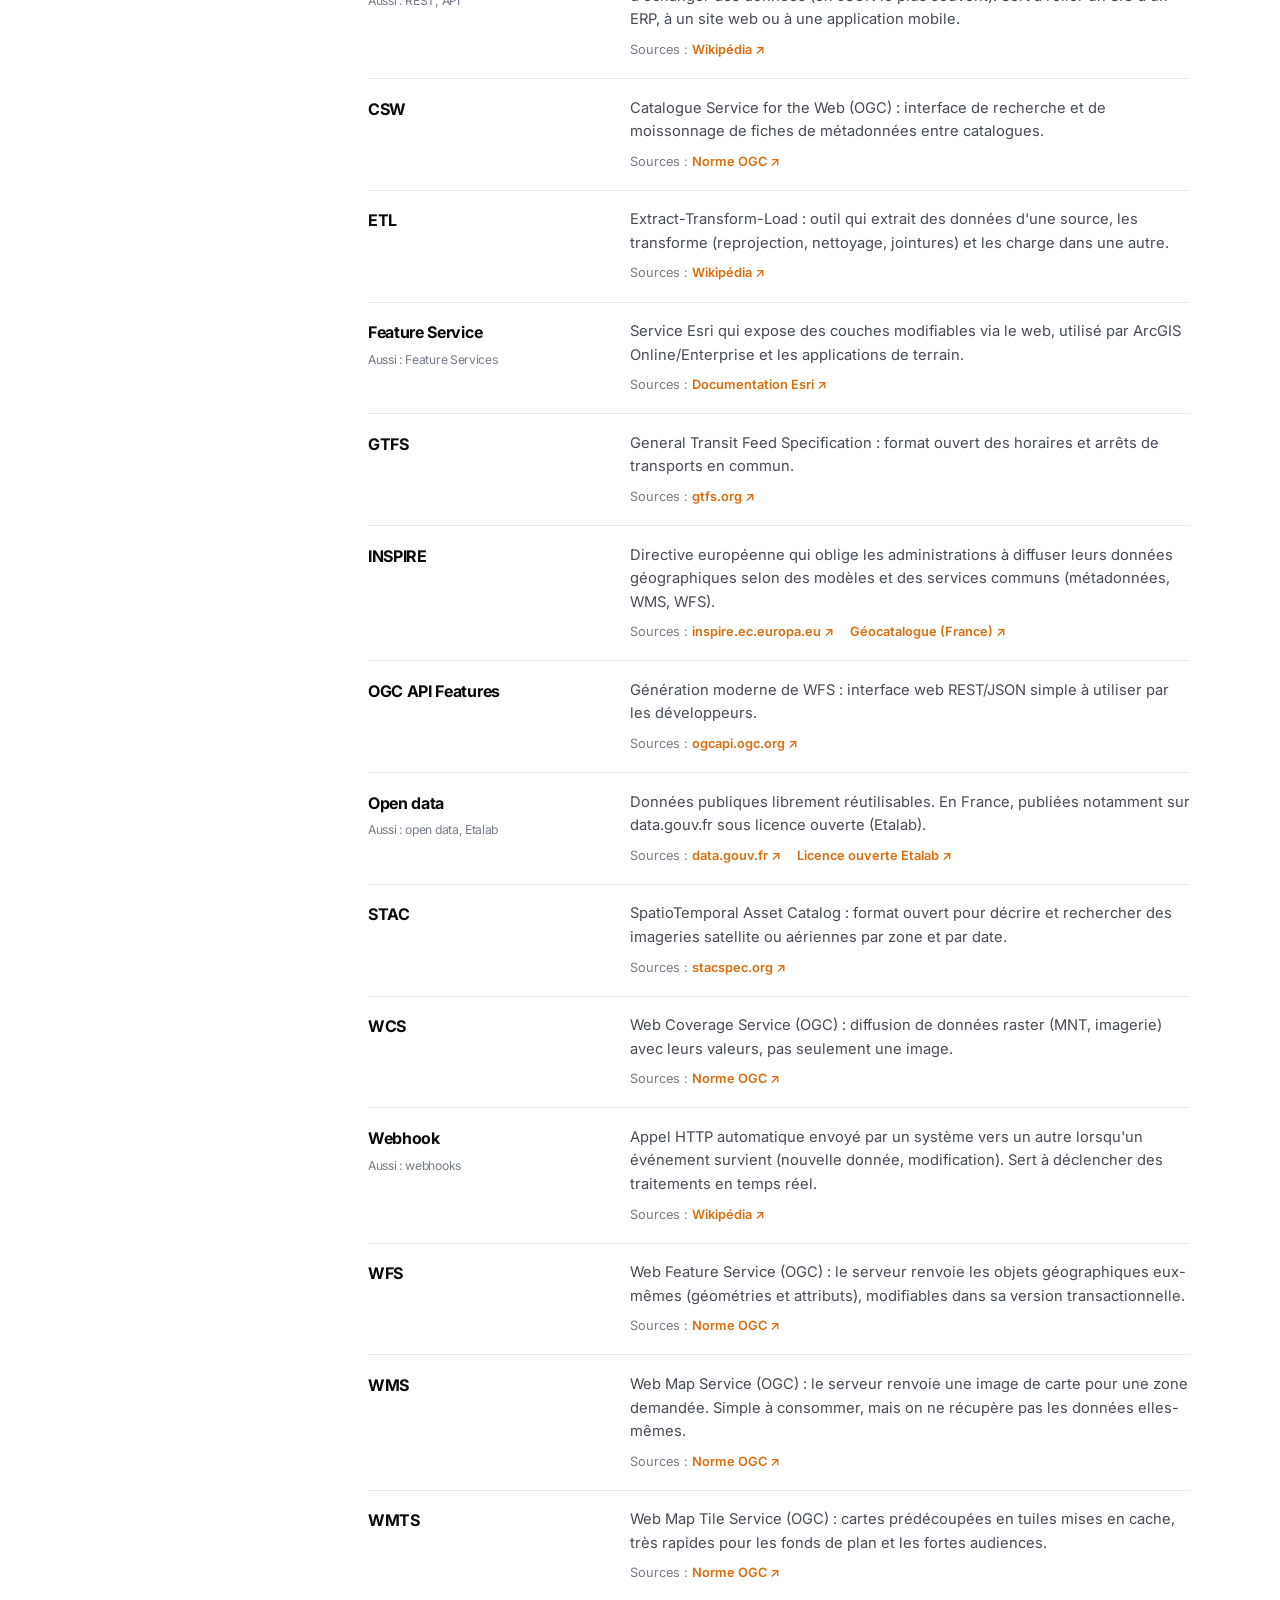
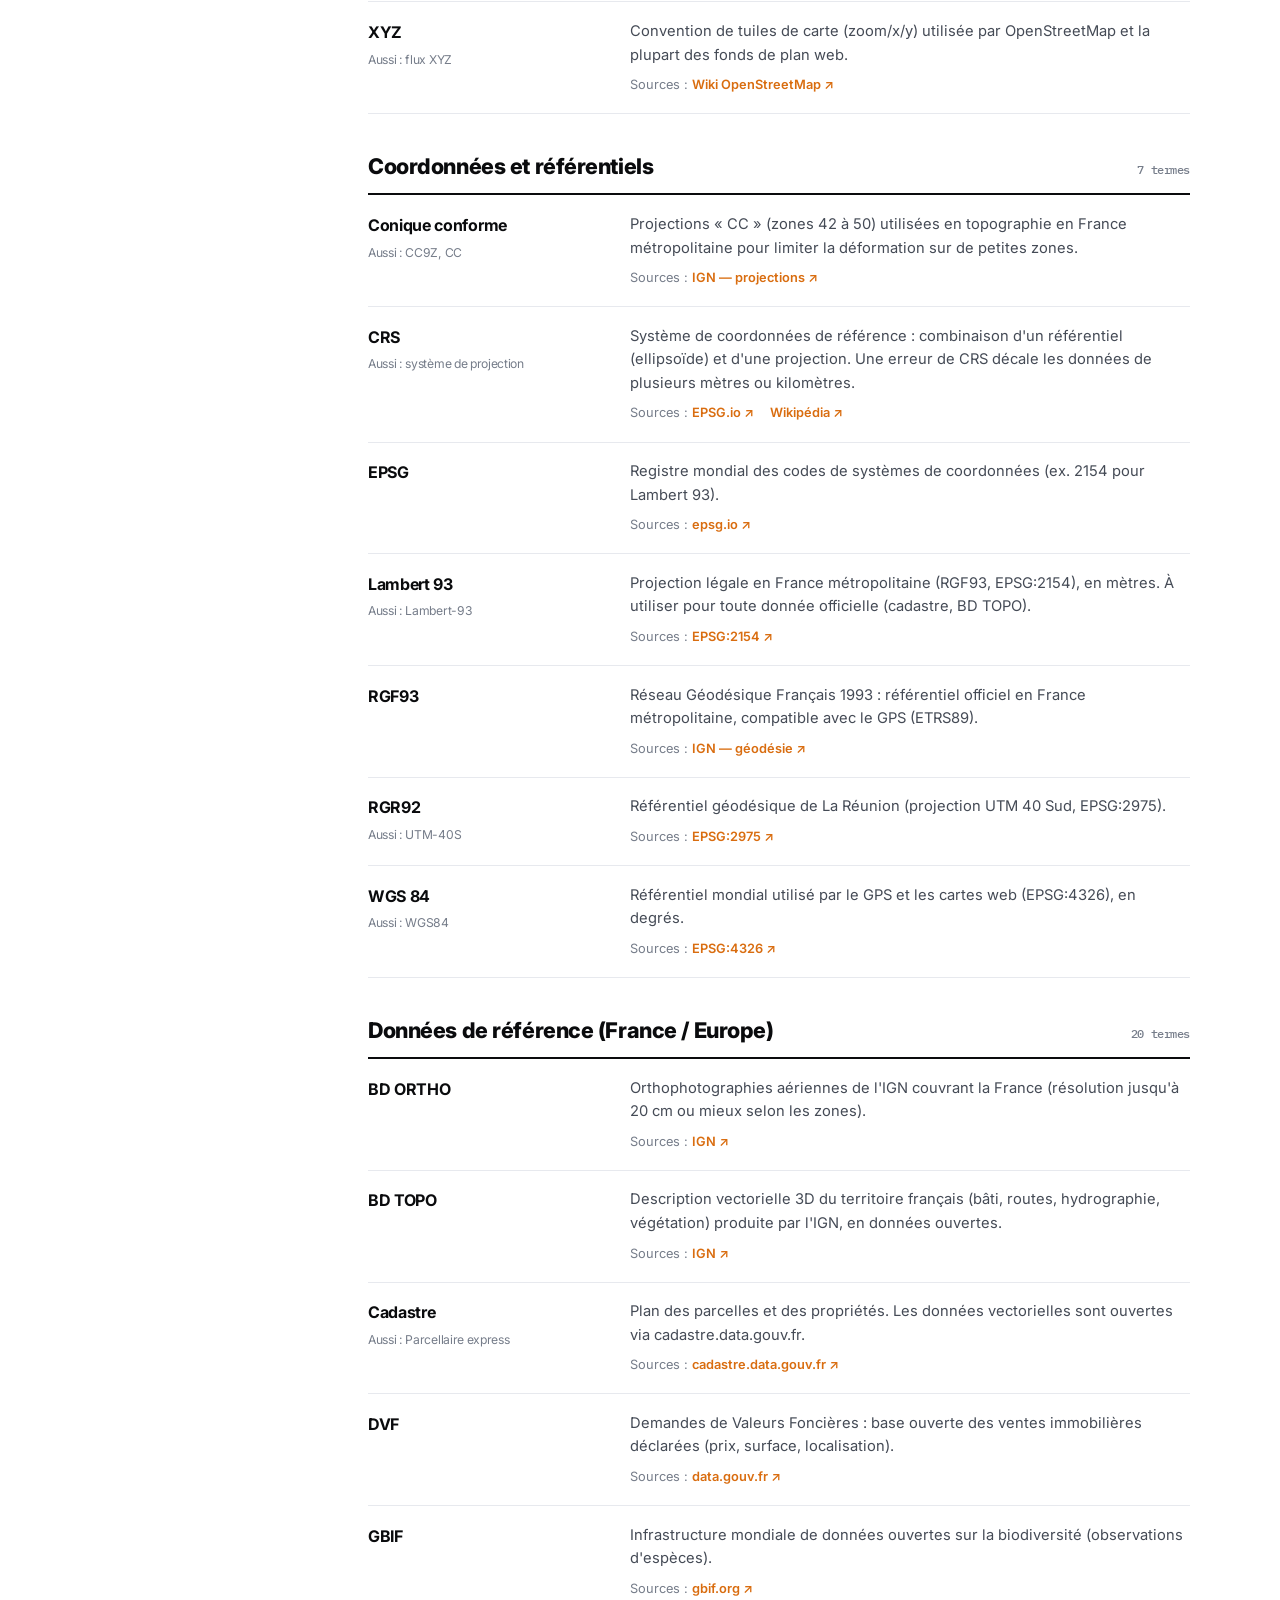
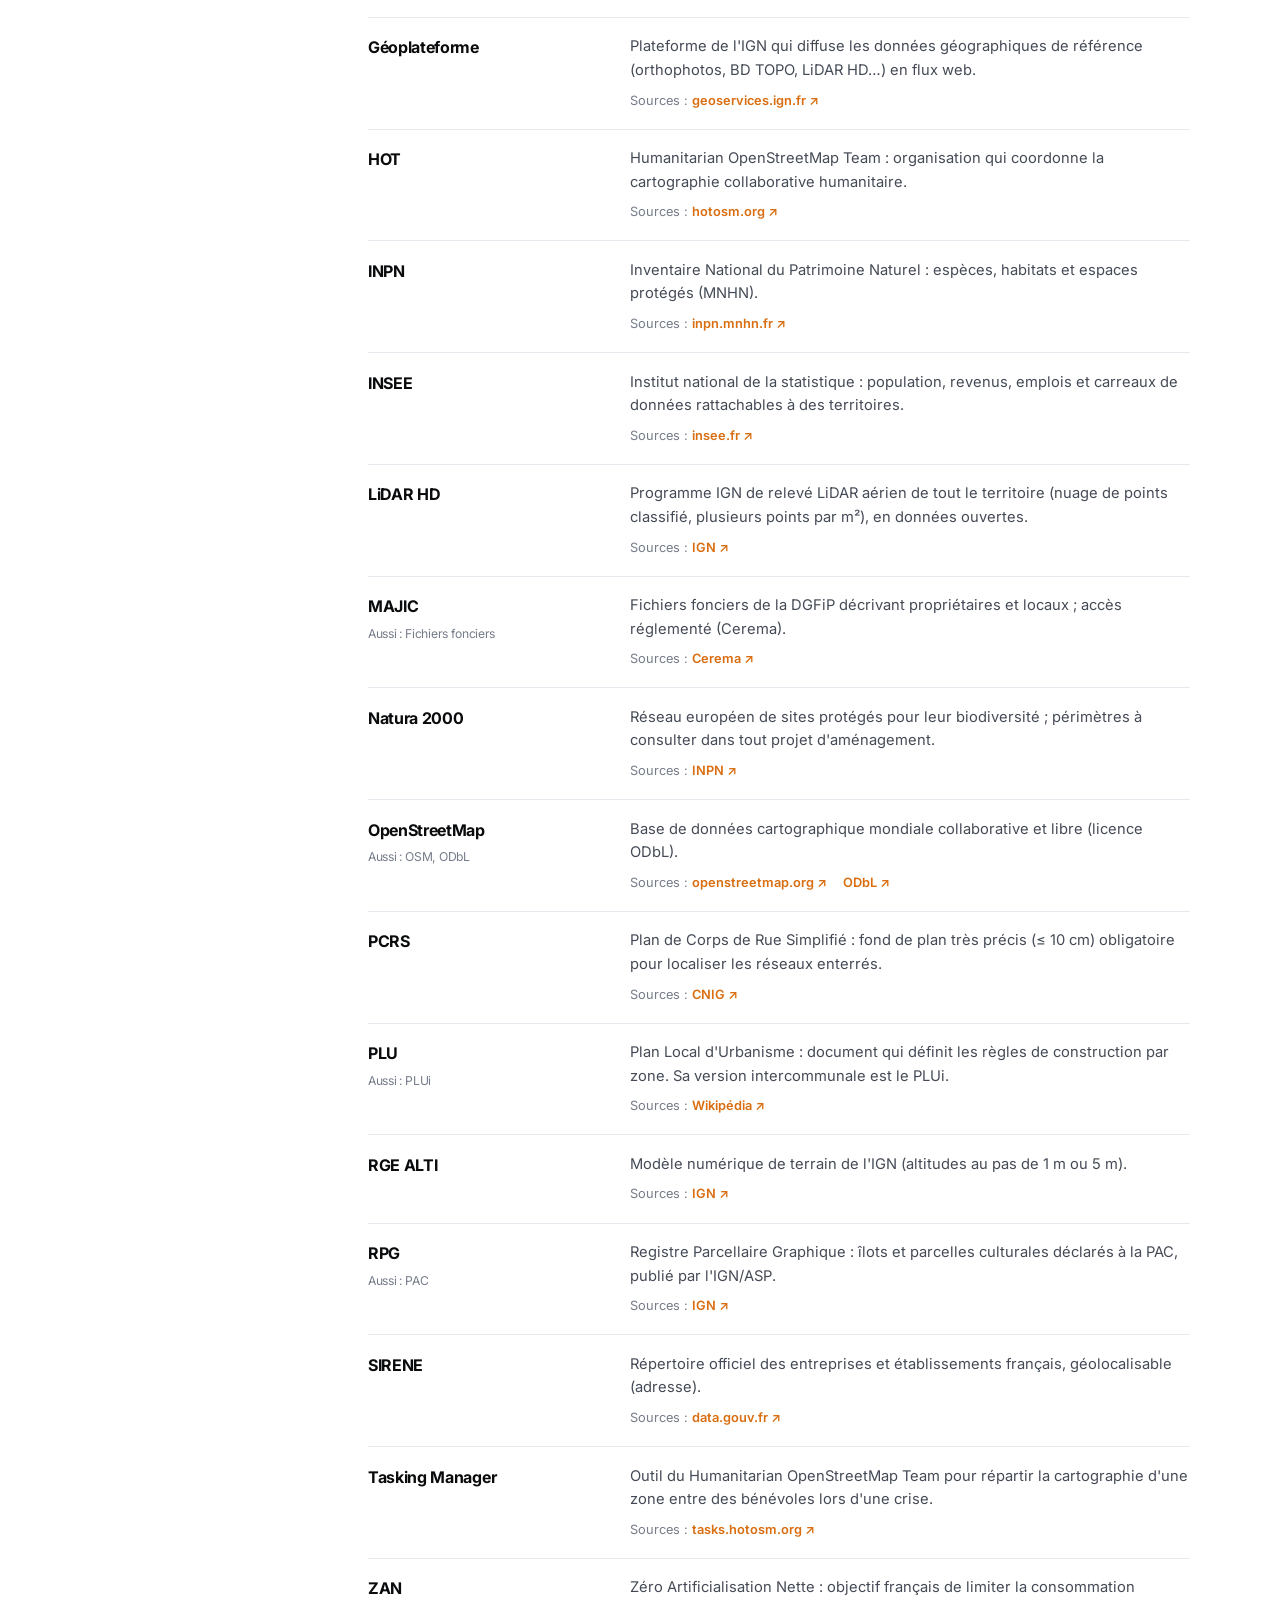
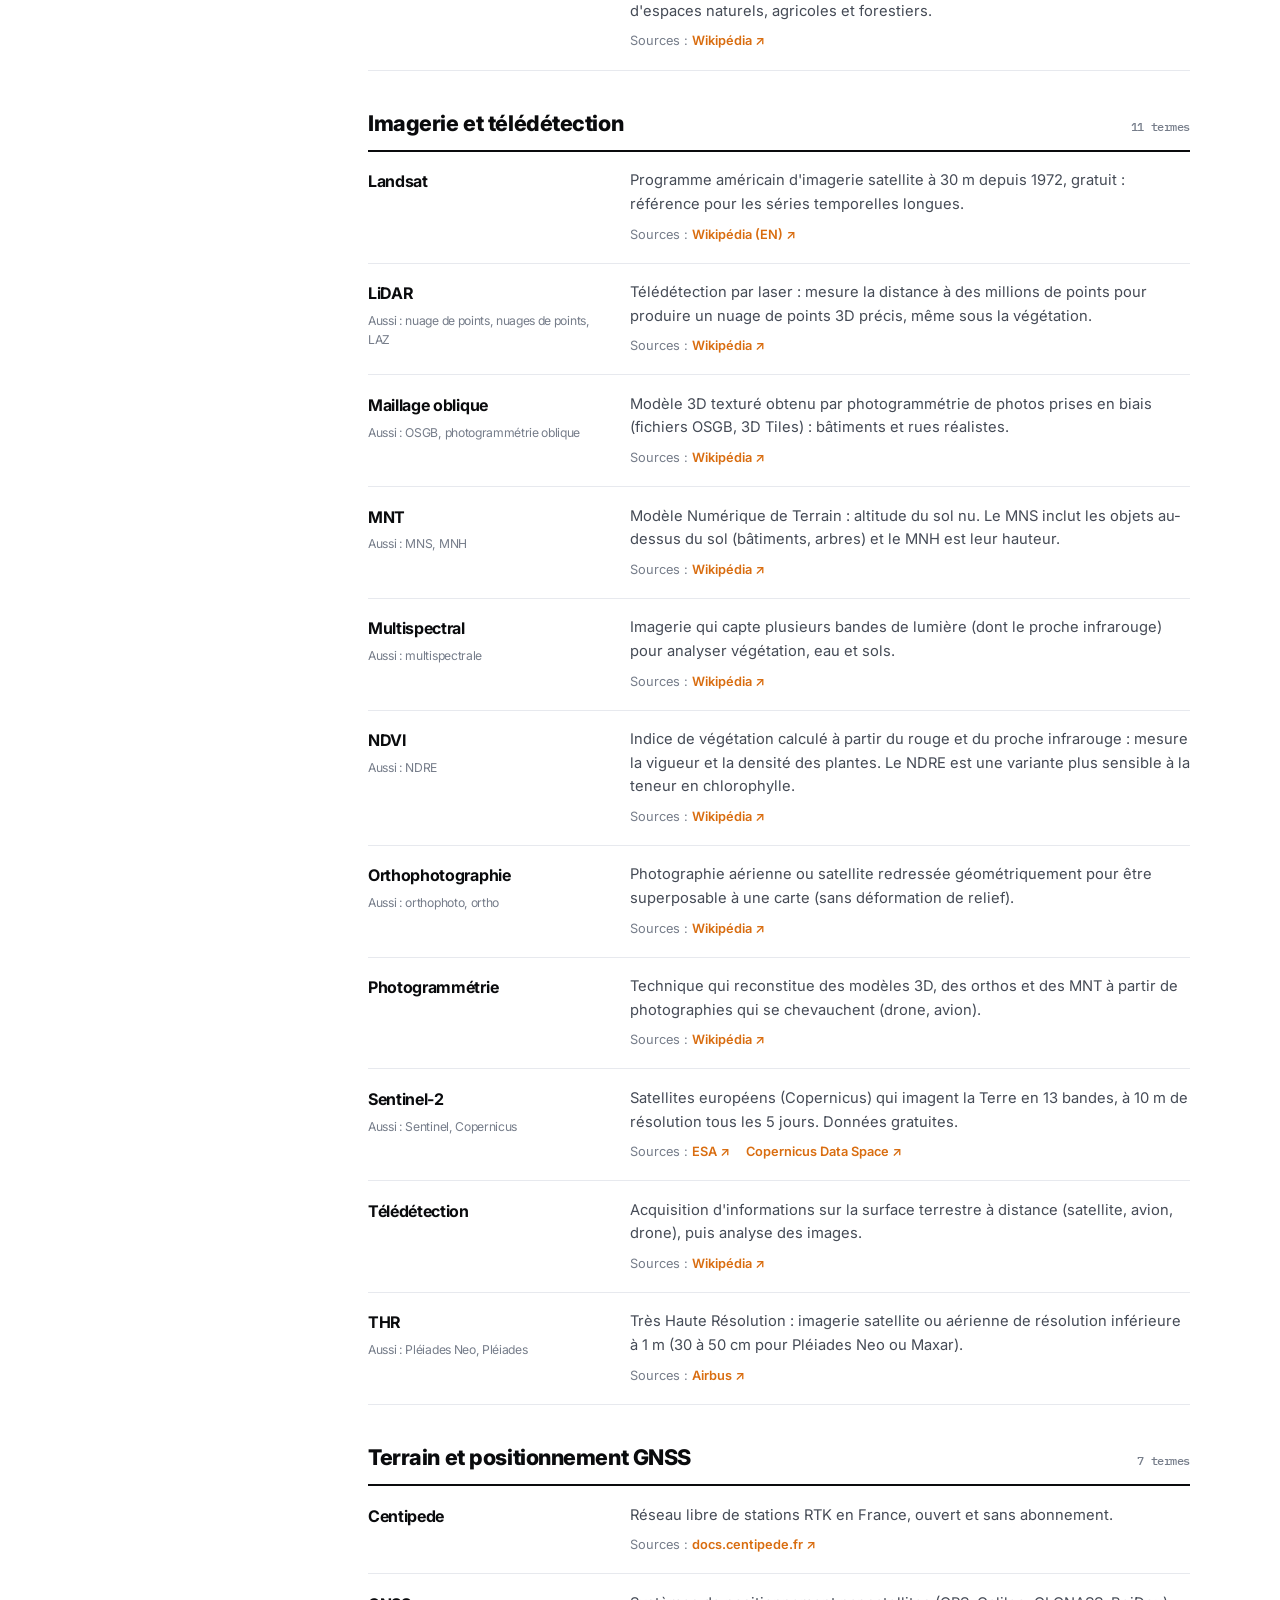
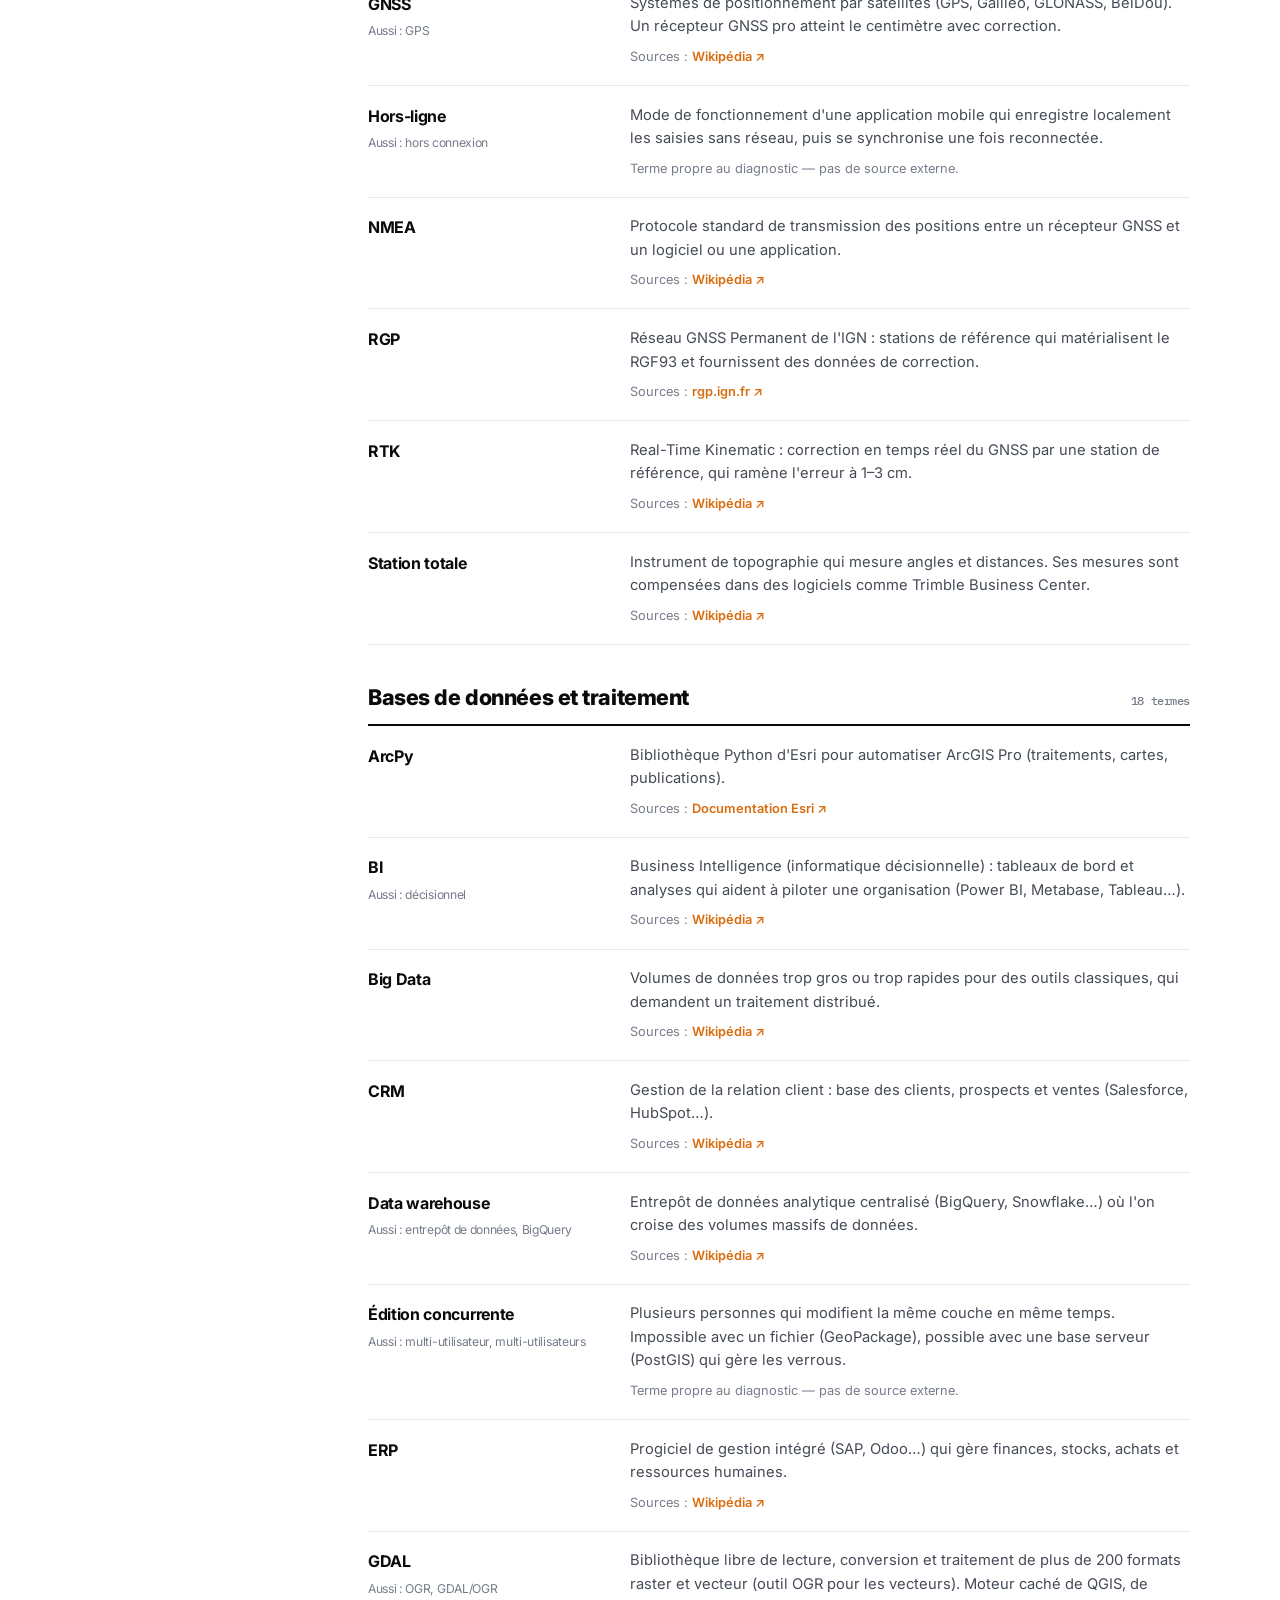
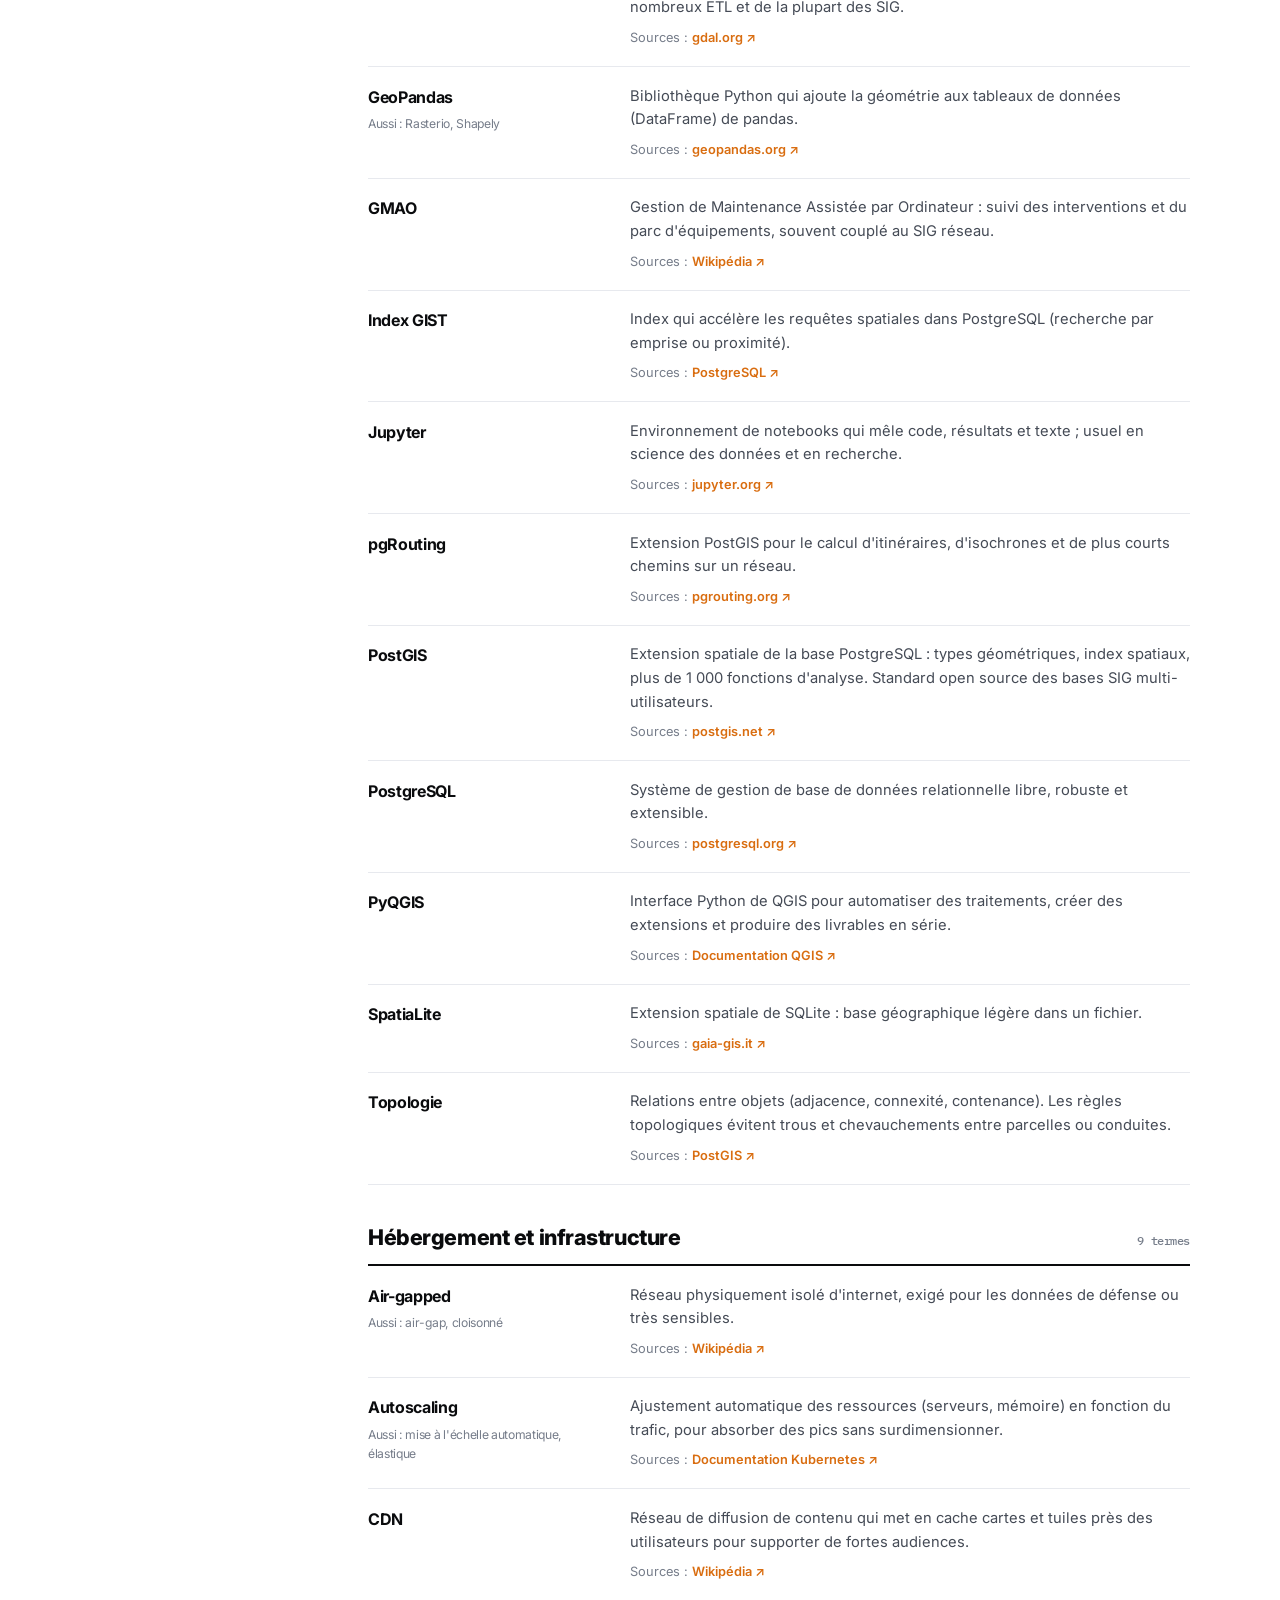
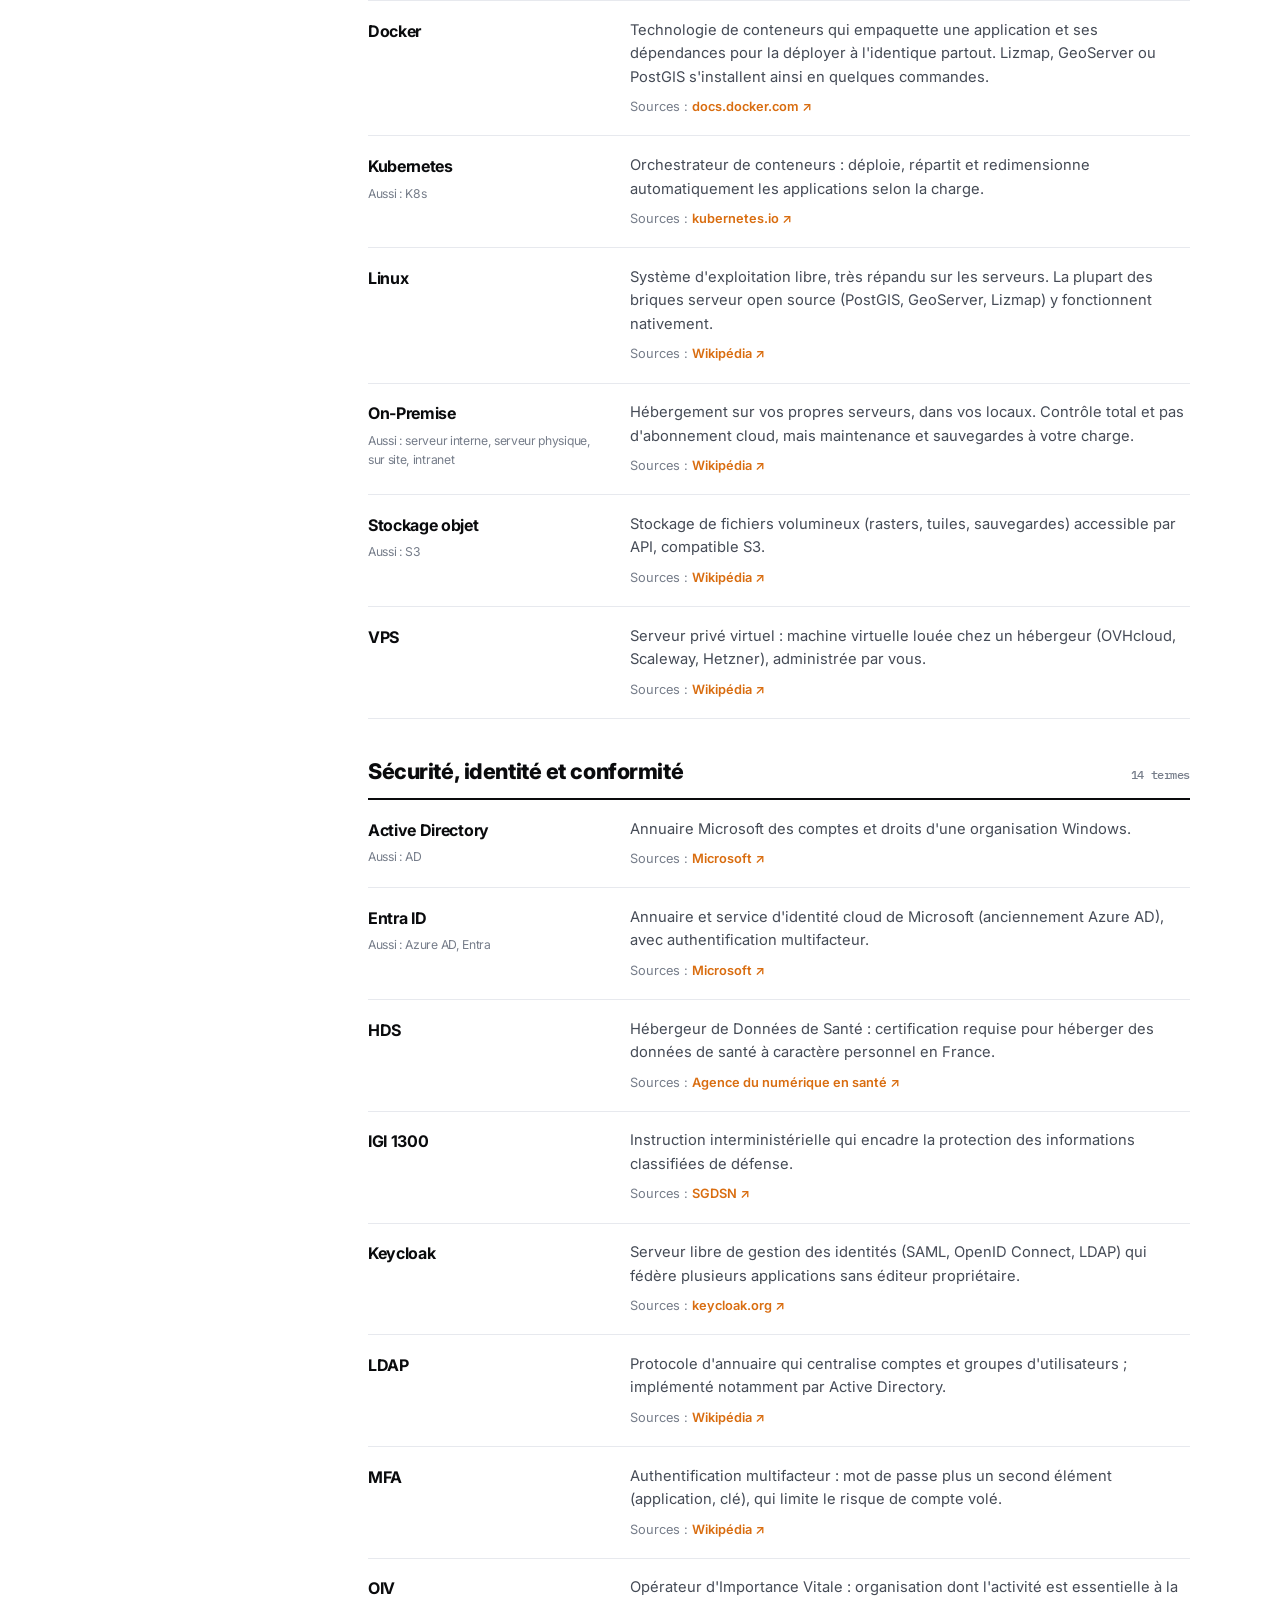
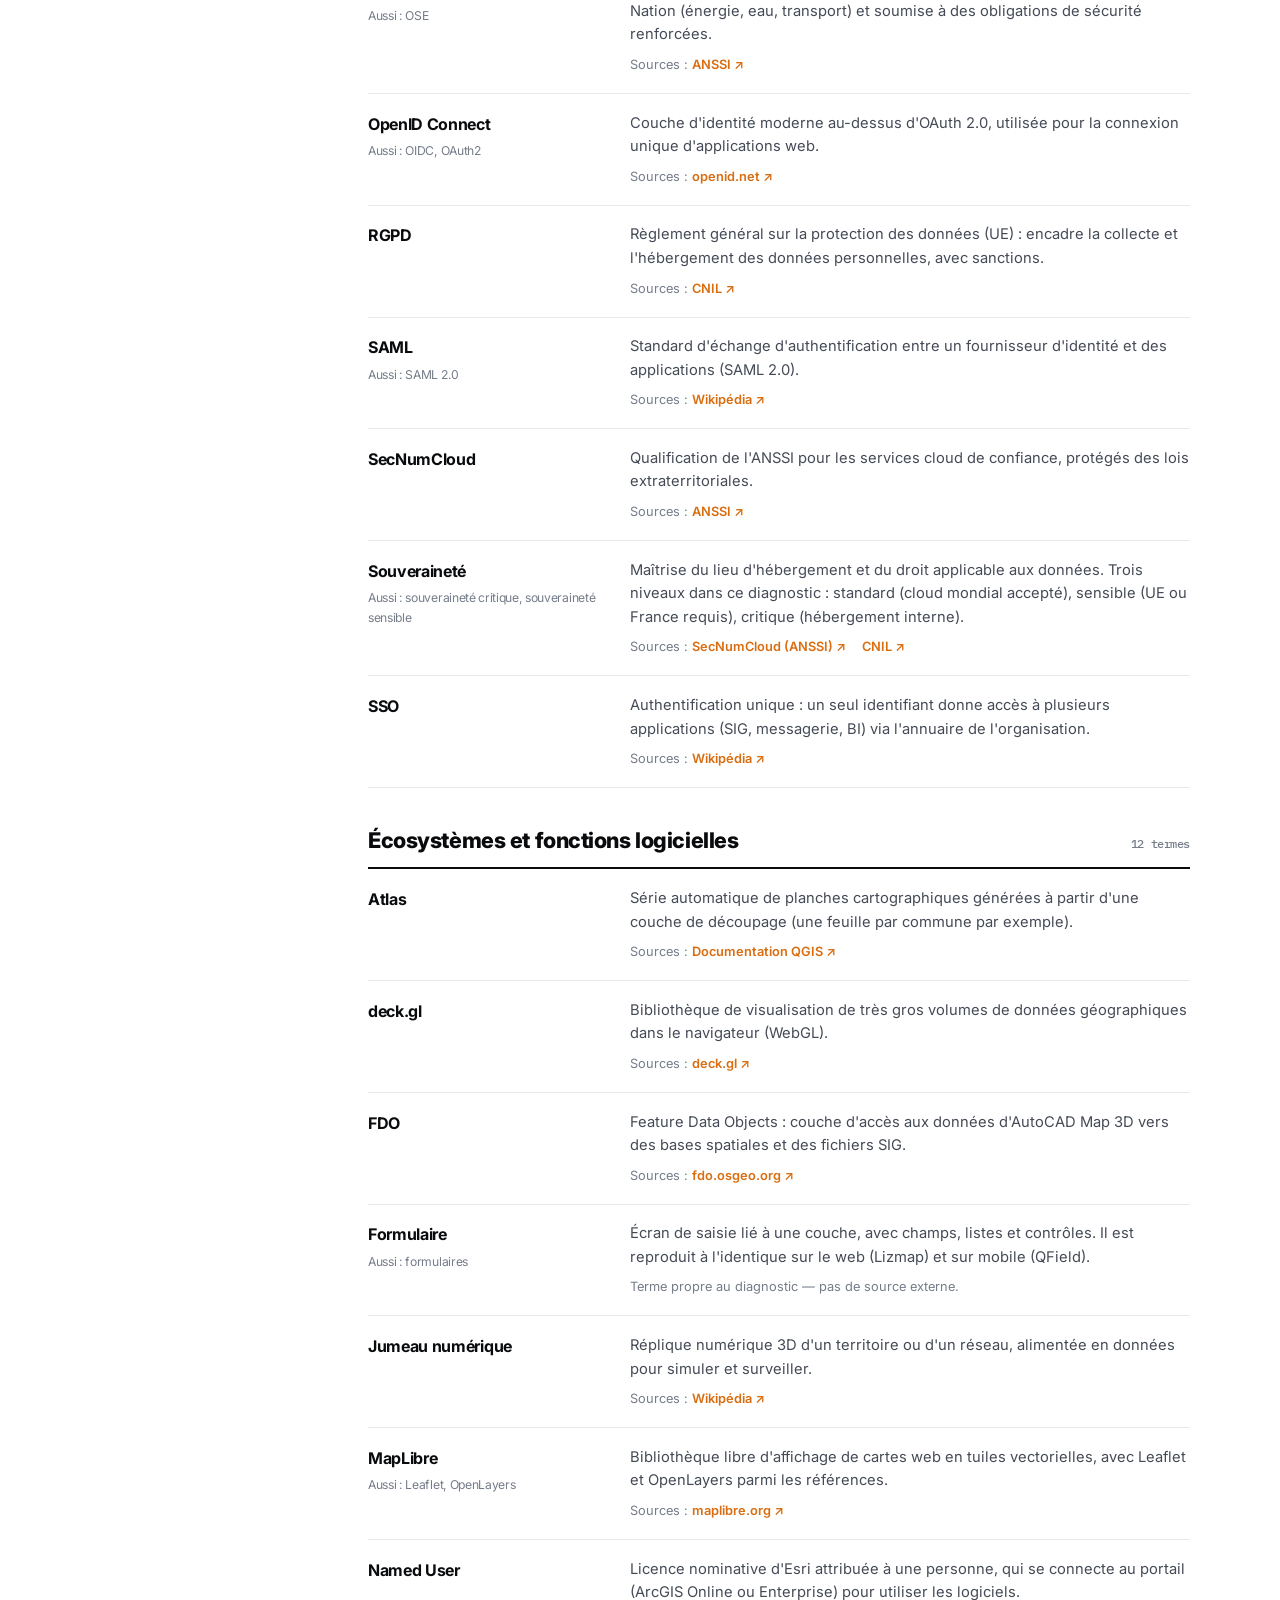
<file: lexique.html>
<!DOCTYPE html>
<html lang="fr">
<head>
<meta charset="UTF-8">
<meta name="viewport" content="width=device-width, initial-scale=1.0">
<title>Lexique et sources — Geomark SIG</title>
<link rel="preconnect" href="https://fonts.googleapis.com"><link rel="preconnect" href="https://fonts.gstatic.com" crossorigin>
<link href="https://fonts.googleapis.com/css2?family=Inter:wght@400;500;600;700;800&family=IBM+Plex+Mono:wght@500;600&family=Space+Grotesk:wght@500;600;700&display=swap" rel="stylesheet">
<link rel="icon" href="img/logo-geomark.png">
<link rel="stylesheet" href="style.css">
</head>
<body>
<header class="site-hdr"><div class="hdr-in">
  <a class="brand" href="https://geomark-sig.fr/" aria-label="Geomark SIG Solutions — accueil"><img src="img/logo-geomark.png" alt="Geomark Solutions SIG" width="116" height="46"></a>
  <button class="nav-toggle" type="button" aria-label="Menu" onclick="document.getElementById('nav').classList.toggle('open')"><svg width="22" height="22" viewBox="0 0 24 24" fill="none" stroke="currentColor" stroke-width="2" stroke-linecap="round"><path d="M4 7h16M4 12h16M4 17h16"/></svg></button>
  <nav class="nav" id="nav">
    <a href="https://geomark-sig.fr/qui-sommes-nous.html">Qui sommes-nous ?</a>
    <a href="https://geomark-sig.fr/sig.html">SIG</a>
    <a href="https://geomark-sig.fr/topographie.html">Topographie</a>
    <a href="https://geomark-sig.fr/detection-reseau.html">Détection de réseau</a>
    <a href="https://geomark-sig.fr/webmapping.html">Webmapping</a>
    <a href="index.html">Diagnostic SIG</a>
    <a href="lexique.html" class="active">Lexique</a>
    <a href="contact.html" class="btn-nav">Nous contacter</a>
  </nav>
</div></header>
<section class="hero"><div class="wrap">
  <div class="eyebrow">Référence</div>
  <h1>Lexique et <span class="acc">sources</span></h1>
  <p class="lead">Chaque terme technique du diagnostic est défini ici, classé par catégorie, avec les sources officielles ou de référence qui permettent de vérifier. Les mêmes définitions s'affichent en infobulle dans les résultats.</p>
  <div class="lex-tools"><input id="q" type="search" placeholder="Rechercher un terme, un format, une norme…" aria-label="Rechercher dans le lexique"><span class="lex-count" id="cnt"></span></div>
</div></section>
<section class="sec"><div class="wrap lex-layout">
  <nav class="lex-toc" id="toc" aria-label="Catégories"></nav>
  <div><div id="lex"></div>
  <p class="small">Les liens renvoient vers des sites tiers (organismes de normalisation, éditeurs, administrations, Wikipédia). Les tarifs cités dans le diagnostic sont indicatifs et à confirmer auprès des éditeurs ou revendeurs.</p></div>
</div></section>
<div class="ribbon-band"><img class="ribbon-img" src="img/ribbon-band.jpg" alt="" width="1200" height="235"></div>
<footer class="ftr">
  <div class="ftr-in">
    <div>
      <div class="ftr-brand"><img src="img/logo-geomark.png" alt="Geomark"></div>
      <p class="ftr-desc">Expertise indépendante en systèmes d'information géographique, topographie, détection de réseau et cartographie web. Basé au Tampon, La Réunion.</p>
    </div>
    <div class="ftr-col"><div class="ftr-h">Expertises</div>
      <a href="https://geomark-sig.fr/sig.html">SIG</a><a href="https://geomark-sig.fr/topographie.html">Topographie</a><a href="https://geomark-sig.fr/detection-reseau.html">Détection de réseau</a><a href="https://geomark-sig.fr/webmapping.html">Webmapping</a></div>
    <div class="ftr-col"><div class="ftr-h">Diagnostic</div>
      <a href="index.html">Nouveau diagnostic</a><a href="lexique.html">Lexique et sources</a><a href="contact.html">Demander un devis</a><a href="https://geomark-sig.fr/mentions-legales.html">Mentions légales</a></div>
    <div class="ftr-col"><div class="ftr-h">Contact</div>
      <a href="mailto:contact@geomark-sig.fr">contact@geomark-sig.fr</a><a href="tel:+33613184710">+33 6 13 18 47 10</a><a href="tel:+262693616923">+262 6 93 61 69 23</a><a href="https://www.linkedin.com/in/robin-maume/" target="_blank" rel="noopener">LinkedIn</a></div>
  </div>
  <div class="ftr-bottom"><span>© 2025–2026 Geomark SIG Solutions · SIRET 939 546 248 00013</span><span>21°16'S, 55°30'E · Le Tampon, La Réunion</span></div>
</footer>
<script src="glossaire.js"></script>
<script>
(function () {
  var esc = function (s) { return String(s).replace(/[&<>"]/g, function (c) { return {'&': '&amp;', '<': '&lt;', '>': '&gt;', '"': '&quot;'}[c]; }); };
  var cats = GLOSS_CATS.map(function (c, i) {
    return {name: c, n: i + 1, items: GLOSS.filter(function (g) { return g.c === c; }).sort(function (a, b) { return a.t.localeCompare(b.t, 'fr'); })};
  }).filter(function (c) { return c.items.length; });
  document.getElementById('toc').innerHTML = cats.map(function (c) { return '<a href="#cat' + c.n + '">' + esc(c.name) + '</a>'; }).join('');
  document.getElementById('lex').innerHTML = cats.map(function (c) {
    return '<section class="lex-cat" id="cat' + c.n + '"><h2>' + esc(c.name) + '<span>' + c.items.length + ' termes</span></h2>' +
      c.items.map(function (g) {
        var al = g.al.length ? '<span class="al">Aussi : ' + g.al.map(esc).join(', ') + '</span>' : '';
        var src = g.u.length ? '<div class="src">Sources : ' + g.u.map(function (u) { return '<a href="' + u[1] + '" target="_blank" rel="noopener">' + esc(u[0]) + ' ↗</a>'; }).join('') + '</div>' : '<div class="src">Terme propre au diagnostic — pas de source externe.</div>';
        return '<article class="term" id="' + g.id + '" data-s="' + esc((g.t + ' ' + g.al.join(' ') + ' ' + g.d).toLowerCase()) + '"><h3>' + esc(g.t) + al + '</h3><div><p>' + esc(g.d) + '</p>' + src + '</div></article>';
      }).join('') + '</section>';
  }).join('');
  var cnt = document.getElementById('cnt'), total = GLOSS.length;
  function update() {
    var q = document.getElementById('q').value.trim().toLowerCase(), shown = 0;
    document.querySelectorAll('.term').forEach(function (t) { var ok = !q || t.getAttribute('data-s').indexOf(q) >= 0; t.classList.toggle('hidden', !ok); if (ok) shown++; });
    document.querySelectorAll('.lex-cat').forEach(function (s) { s.classList.toggle('hidden', !s.querySelector('.term:not(.hidden)')); });
    cnt.textContent = (q ? shown + ' résultat' + (shown > 1 ? 's' : '') + ' sur ' : '') + total + ' termes';
  }
  document.getElementById('q').addEventListener('input', update); update();
  var links = document.querySelectorAll('.lex-toc a');
  var io = new IntersectionObserver(function (es) { es.forEach(function (e) { if (e.isIntersecting) links.forEach(function (l) { l.classList.toggle('on', l.getAttribute('href') === '#' + e.target.id); }); }); }, {rootMargin: '-120px 0px -70% 0px'});
  document.querySelectorAll('.lex-cat').forEach(function (s) { io.observe(s); });
})();
</script>
</body>
</html>
</file>
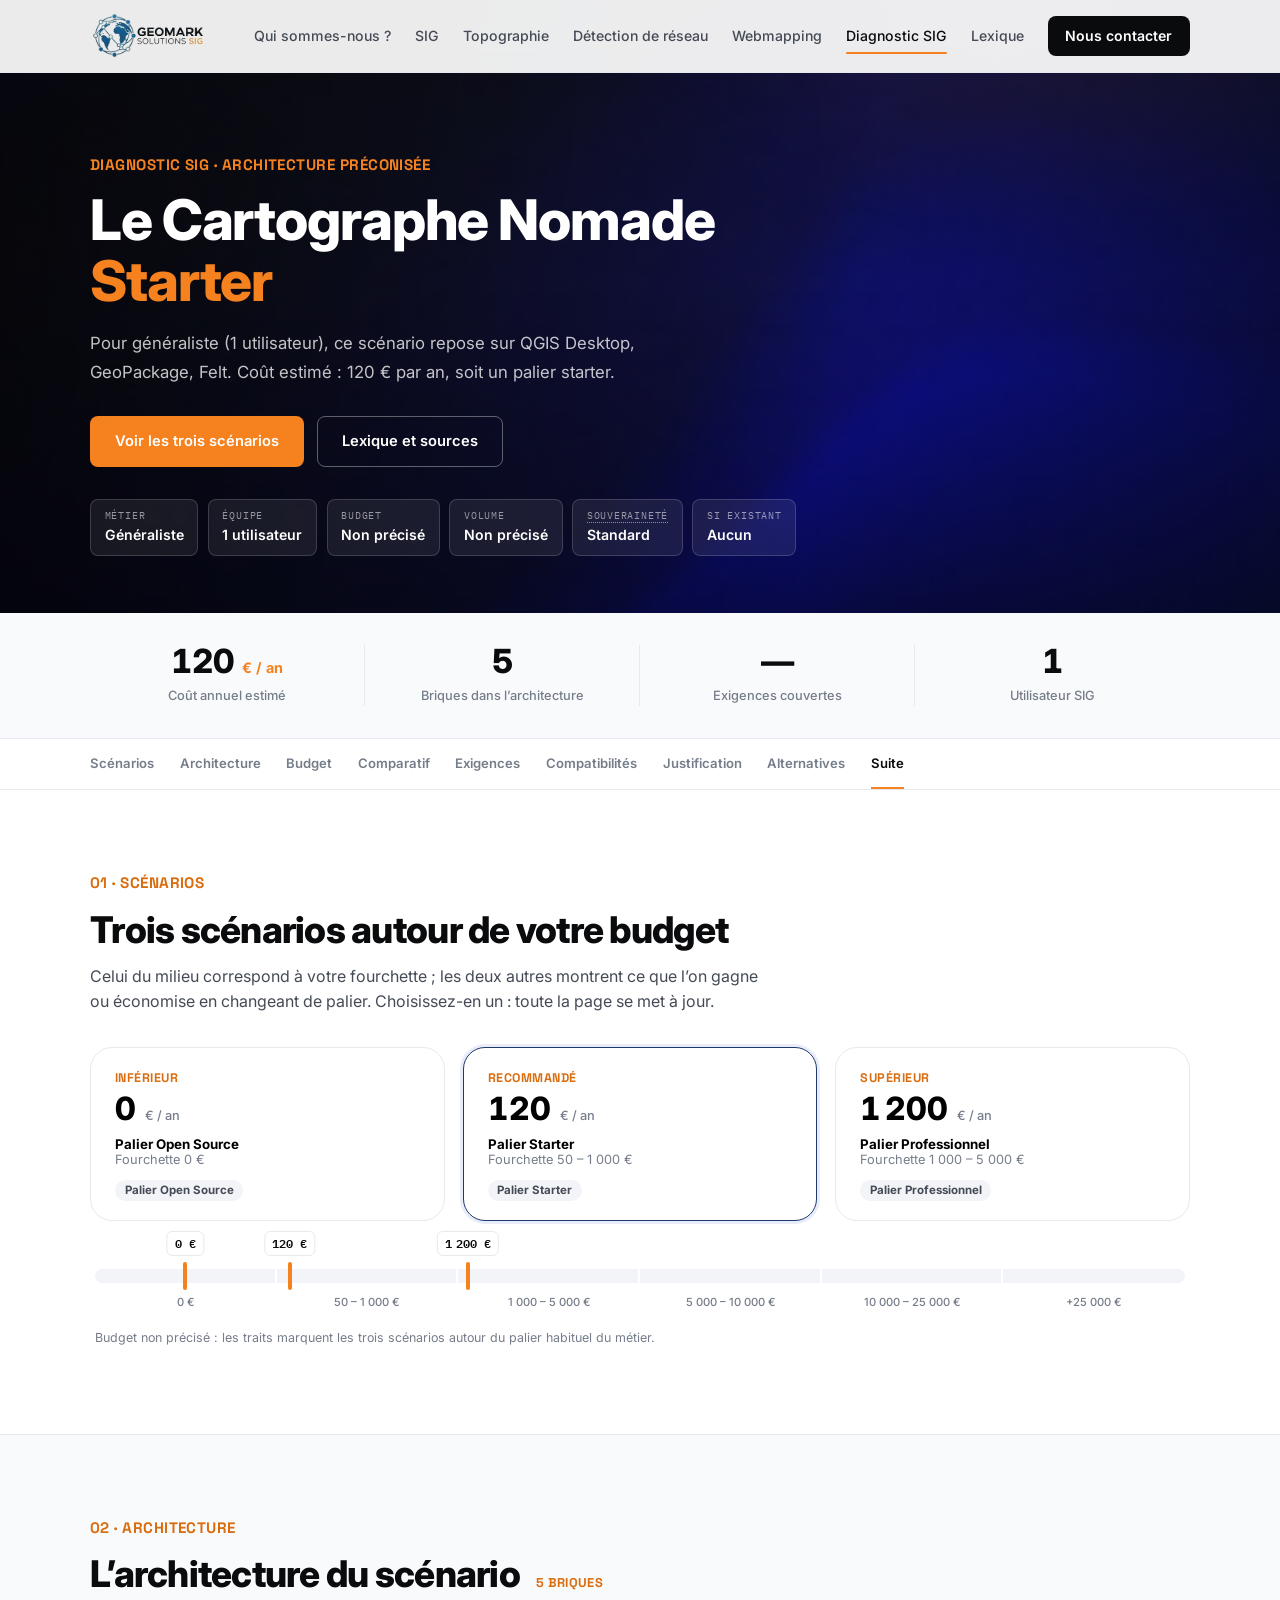
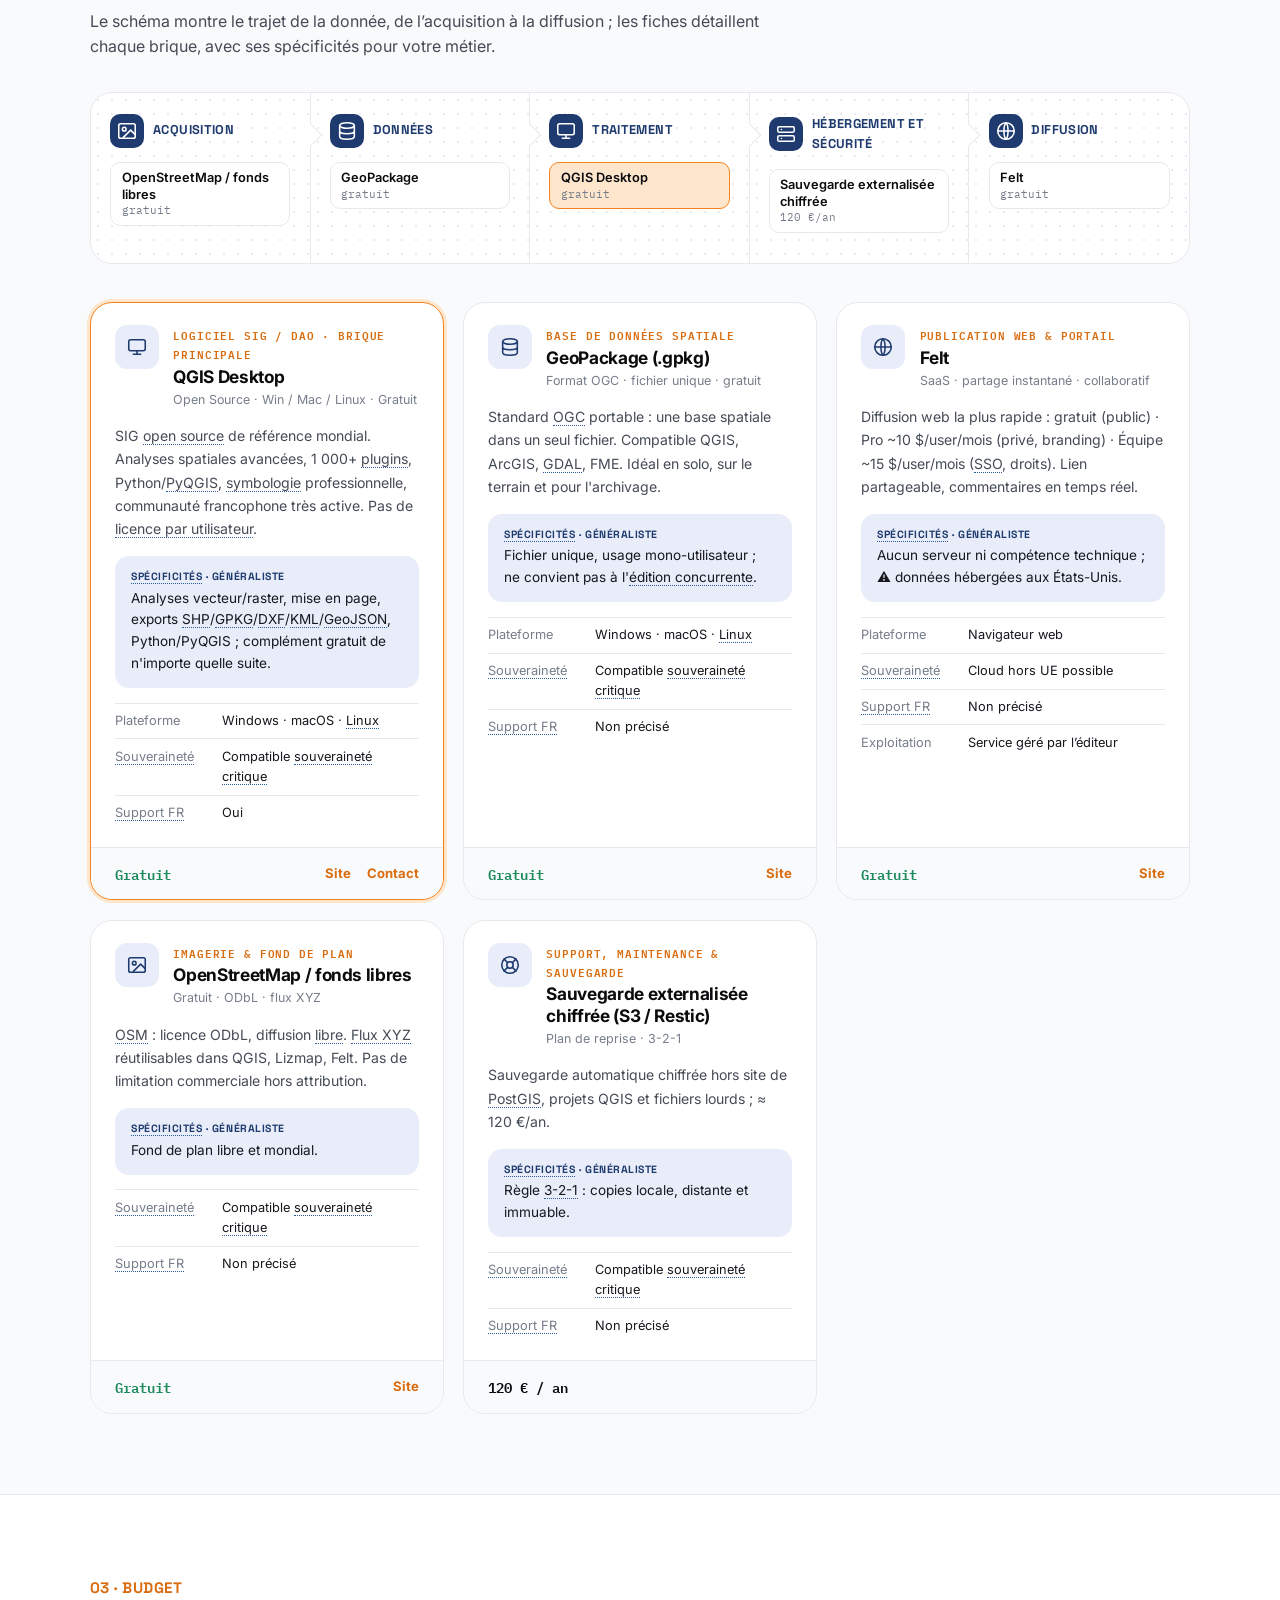
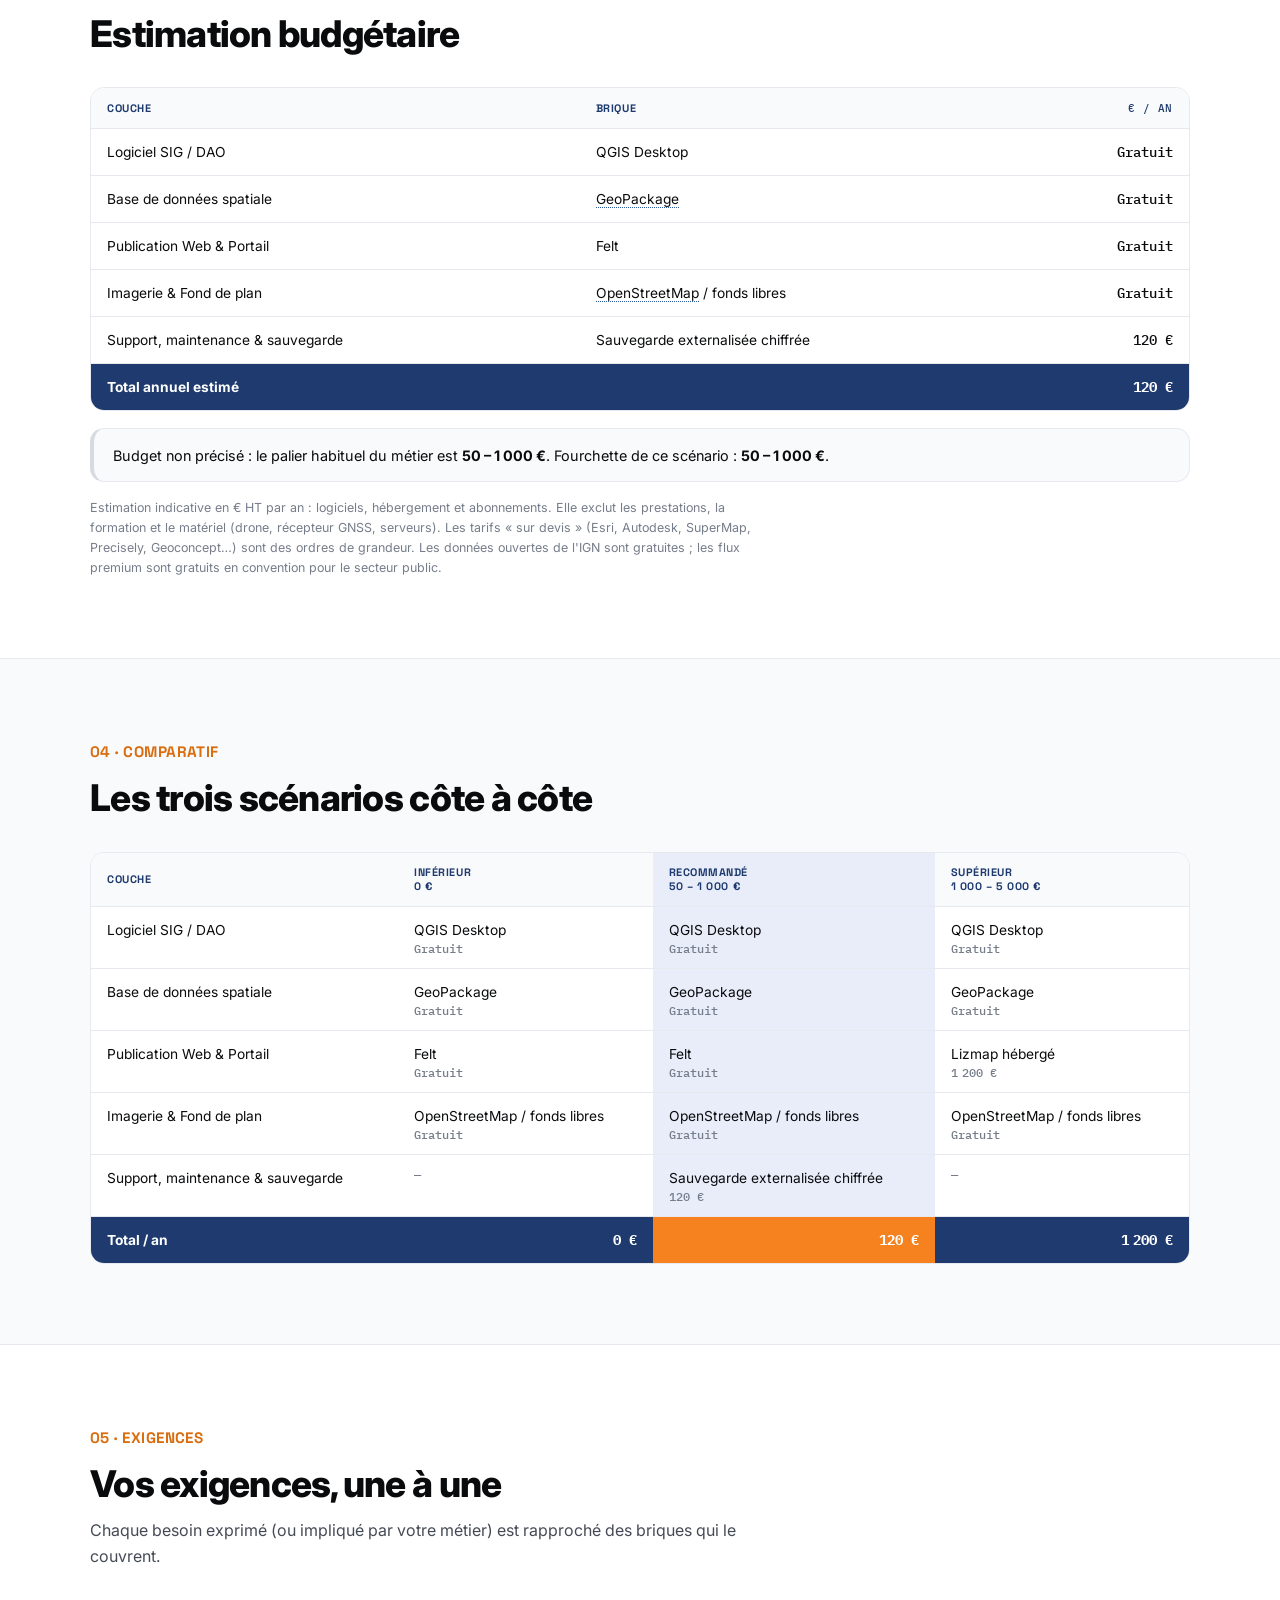
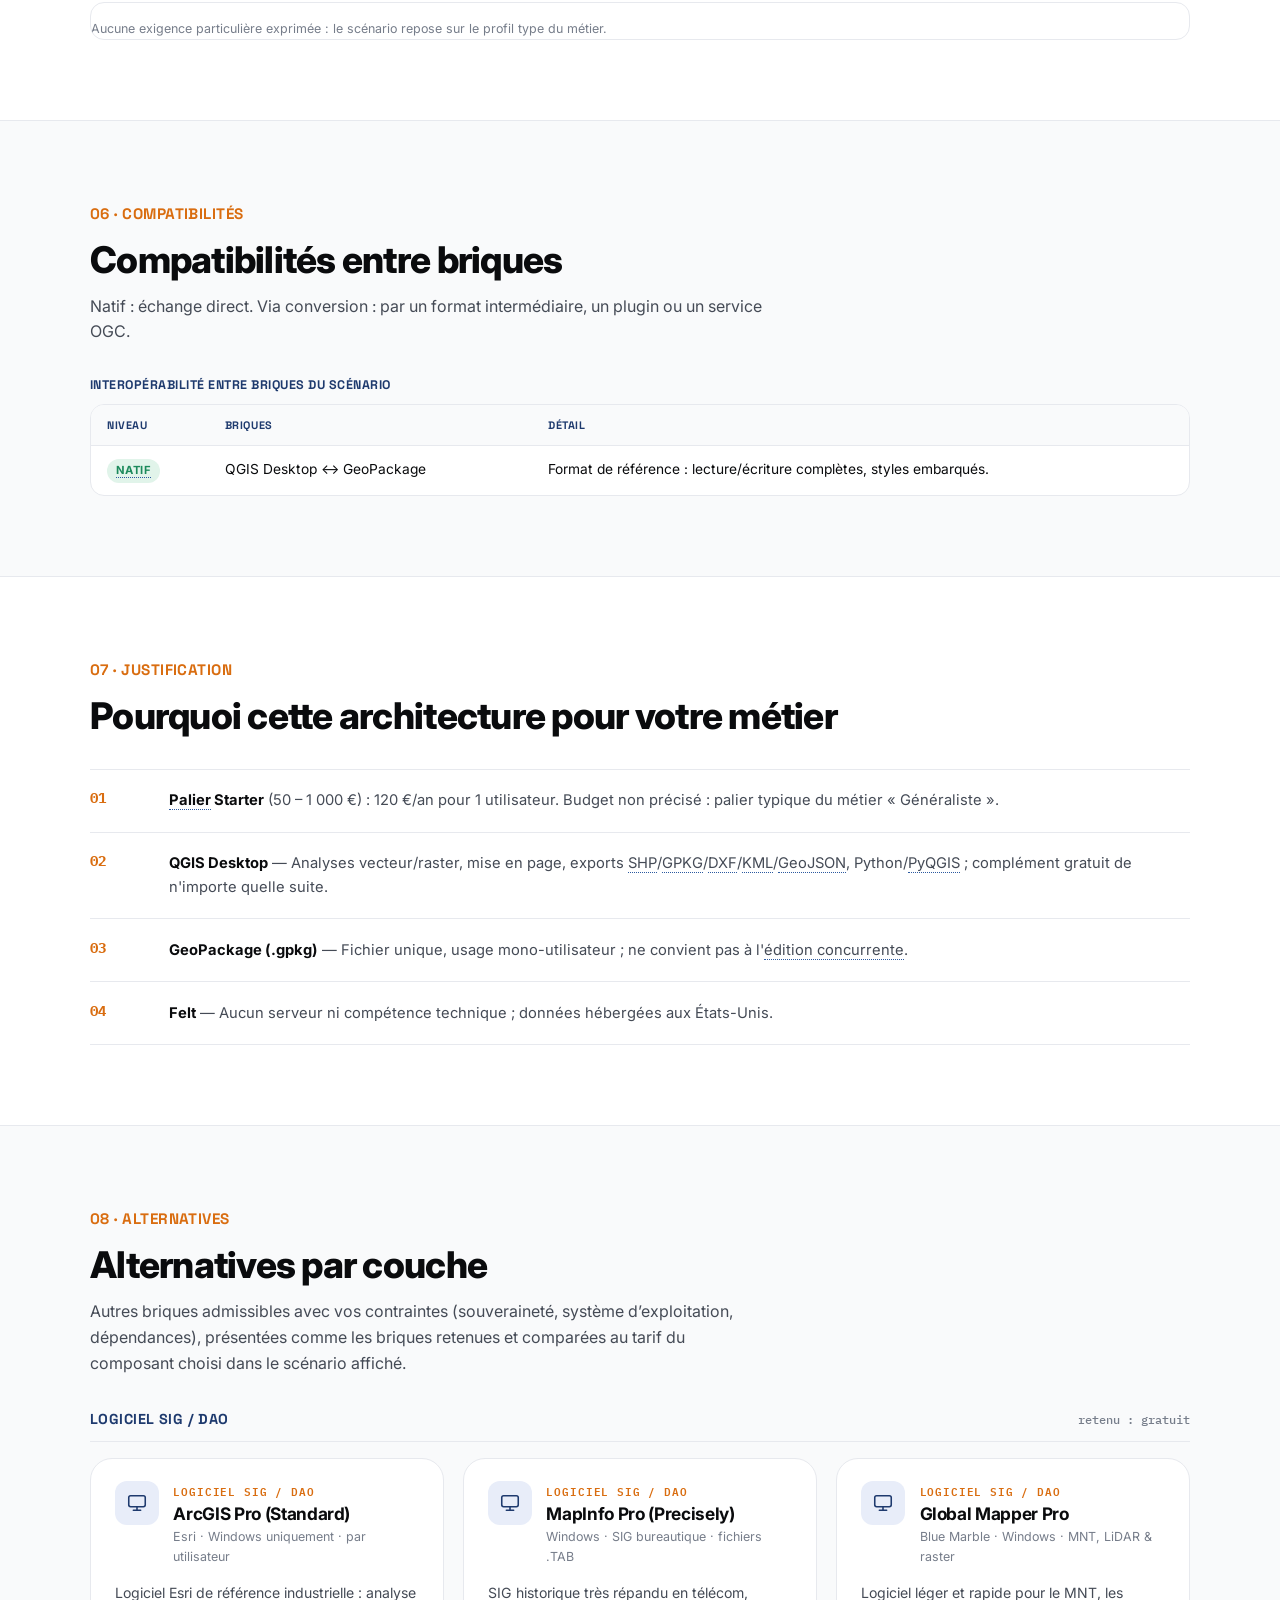
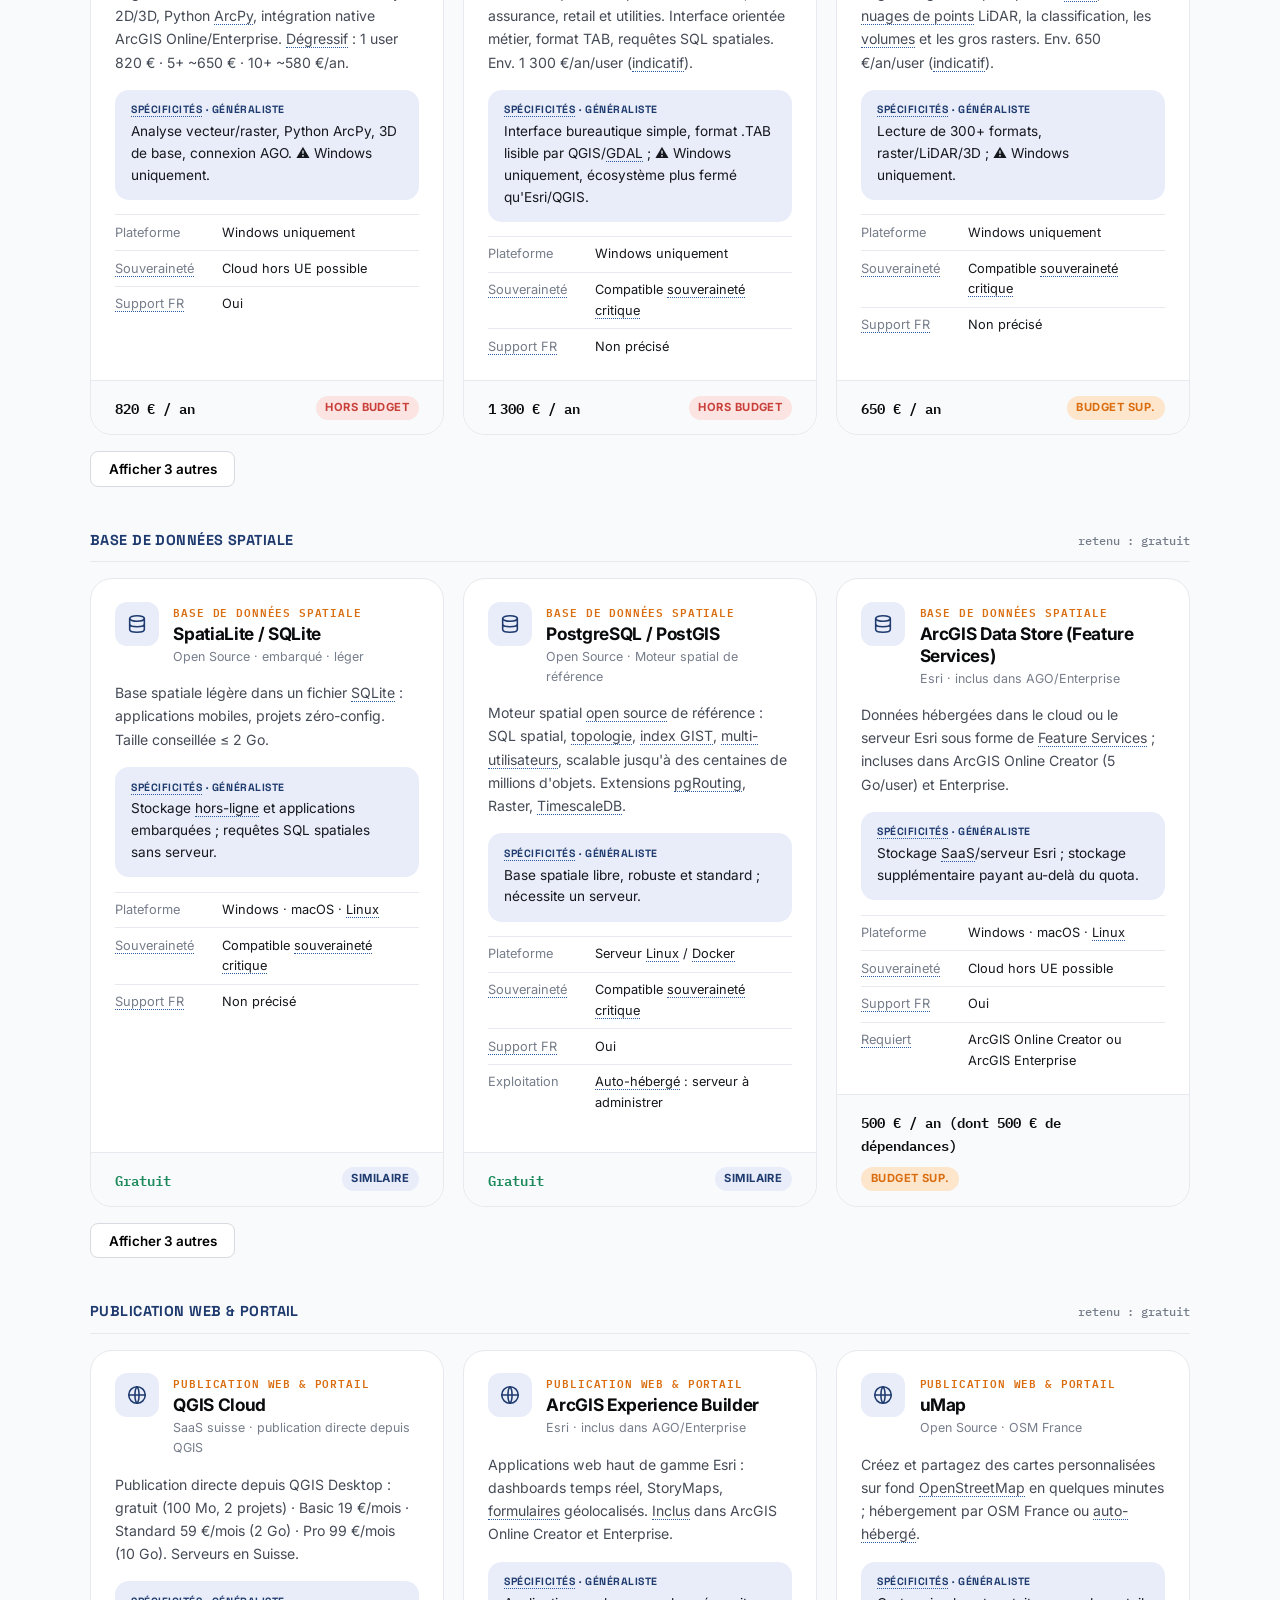
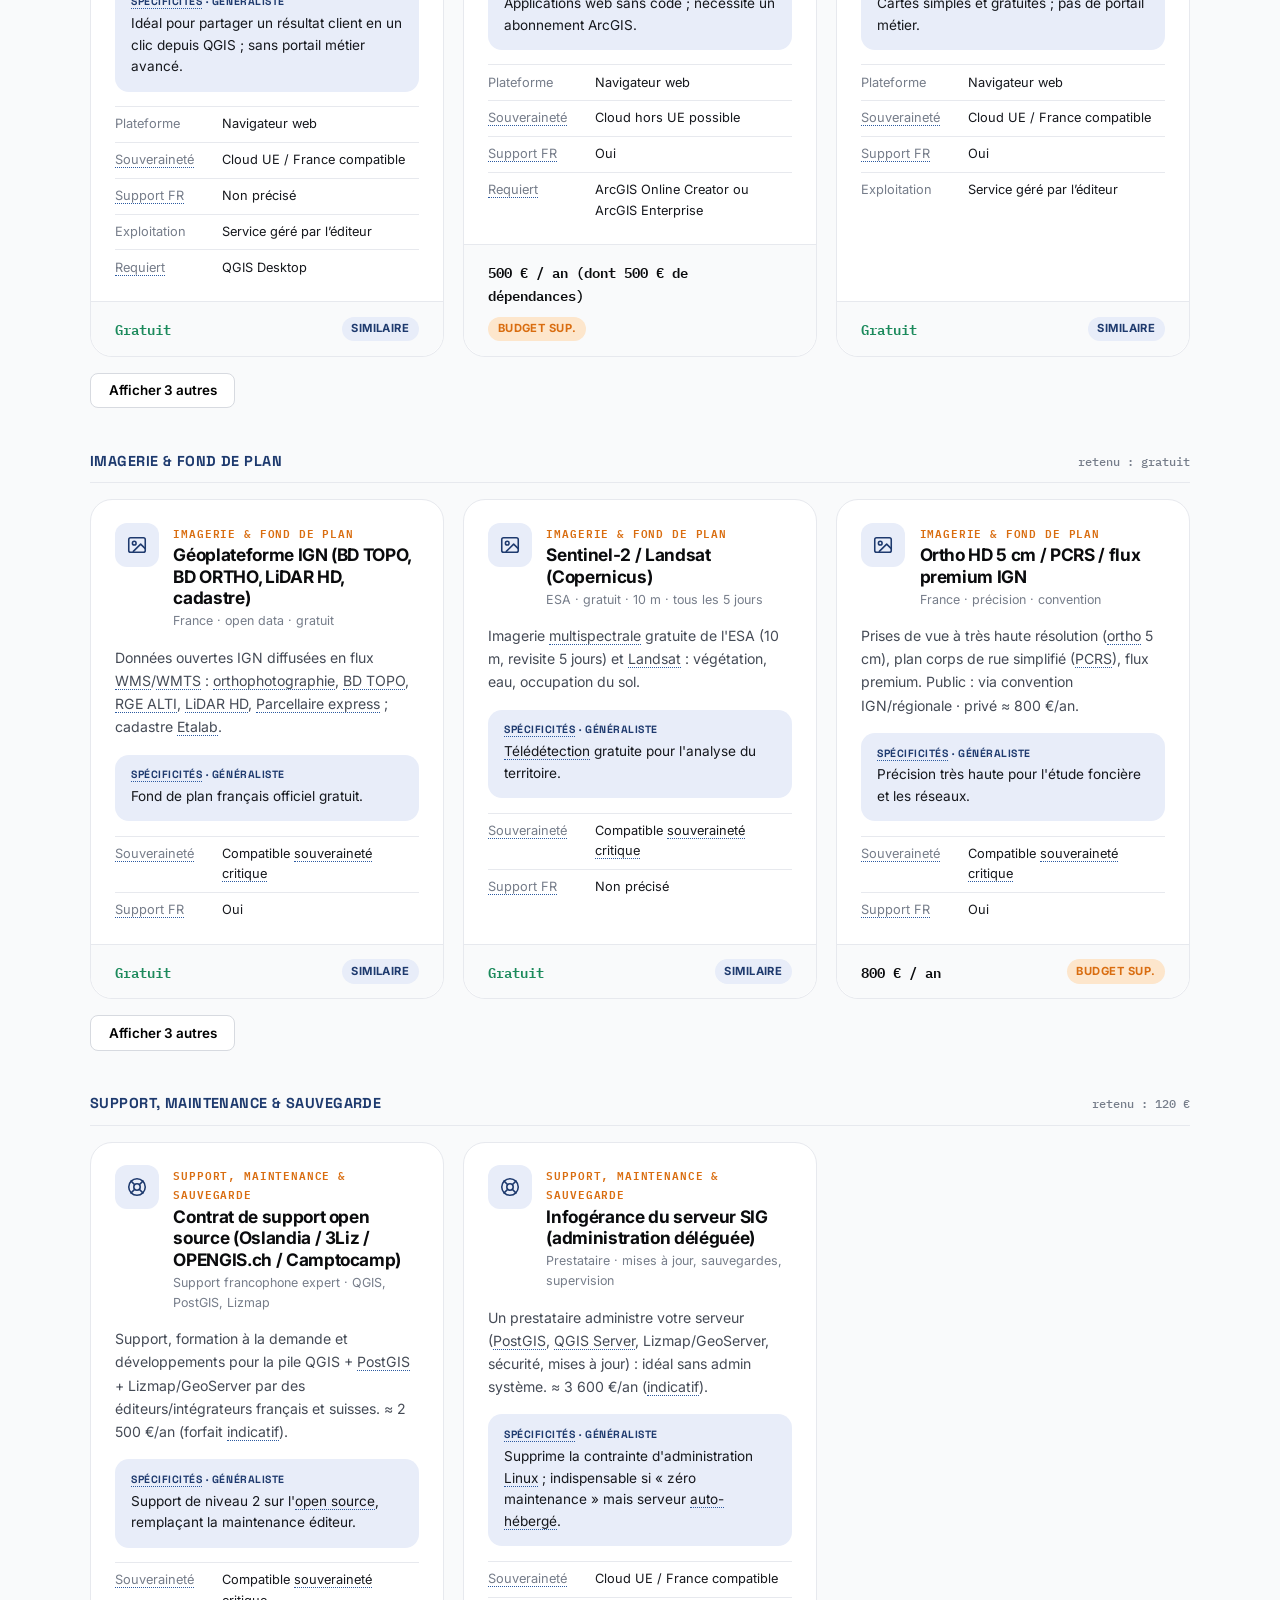
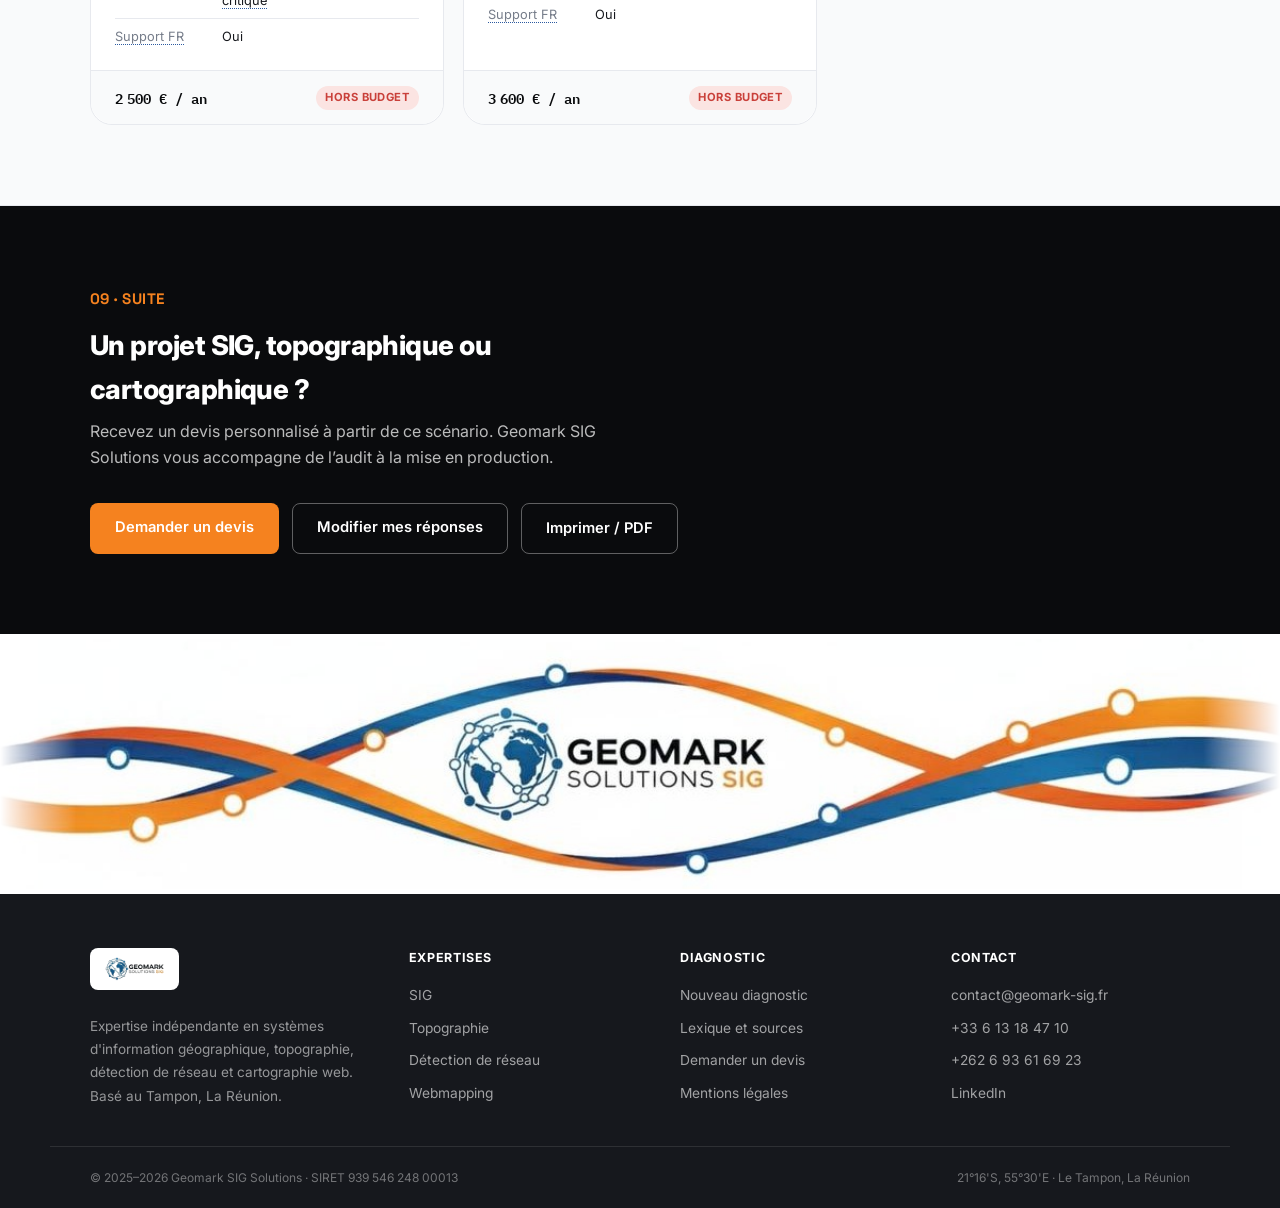
<file: resultats.html>
<!DOCTYPE html>
<html lang="fr">
<head>
<meta charset="UTF-8">
<meta name="viewport" content="width=device-width, initial-scale=1.0">
<title>Architecture SIG préconisée — Geomark SIG</title>
<link rel="preconnect" href="https://fonts.googleapis.com"><link rel="preconnect" href="https://fonts.gstatic.com" crossorigin>
<link href="https://fonts.googleapis.com/css2?family=Inter:wght@400;500;600;700;800&family=IBM+Plex+Mono:wght@500;600&family=Space+Grotesk:wght@500;600;700&display=swap" rel="stylesheet">
<link rel="icon" href="img/logo-geomark.png">
<link rel="stylesheet" href="style.css">
</head>
<body>
<header class="site-hdr"><div class="hdr-in">
  <a class="brand" href="https://geomark-sig.fr/" aria-label="Geomark SIG Solutions — accueil"><img src="img/logo-geomark.png" alt="Geomark Solutions SIG" width="116" height="46"></a>
  <button class="nav-toggle" type="button" aria-label="Menu" onclick="document.getElementById('nav').classList.toggle('open')"><svg width="22" height="22" viewBox="0 0 24 24" fill="none" stroke="currentColor" stroke-width="2" stroke-linecap="round"><path d="M4 7h16M4 12h16M4 17h16"/></svg></button>
  <nav class="nav" id="nav">
    <a href="https://geomark-sig.fr/qui-sommes-nous.html">Qui sommes-nous ?</a>
    <a href="https://geomark-sig.fr/sig.html">SIG</a>
    <a href="https://geomark-sig.fr/topographie.html">Topographie</a>
    <a href="https://geomark-sig.fr/detection-reseau.html">Détection de réseau</a>
    <a href="https://geomark-sig.fr/webmapping.html">Webmapping</a>
    <a href="index.html" class="active">Diagnostic SIG</a>
    <a href="lexique.html">Lexique</a>
    <a href="contact.html" class="btn-nav">Nous contacter</a>
  </nav>
</div></header>
<section class="hero"><div class="wrap">
  <div class="eyebrow">Diagnostic SIG · architecture préconisée</div>
  <h1 id="h1">…</h1>
  <p class="lead" id="lead"></p>
  <div class="hero-btns"><a class="btn btn-orange" href="#scenarios">Voir les trois scénarios</a><a class="btn btn-outline-l" href="lexique.html">Lexique et sources</a></div>
  <dl class="hero-facts" id="facts"></dl>
</div></section>

<div class="stats"><div class="stats-in" id="stats"></div></div>

<nav class="subnav" aria-label="Sections"><div class="subnav-in">
  <a href="#scenarios">Scénarios</a><a href="#architecture">Architecture</a><a href="#budget">Budget</a><a href="#comparatif">Comparatif</a><a href="#exigences">Exigences</a><a href="#compat">Compatibilités</a><a href="#justification">Justification</a><a href="#alternatives">Alternatives</a><a href="#suite">Suite</a>
</div></nav>

<section class="sec" id="scenarios"><div class="wrap">
  <div class="sec-head"><span class="eyebrow">01 · Scénarios</span><h2 class="htitle">Trois scénarios autour de votre budget</h2><p class="hsub">Celui du milieu correspond à votre fourchette ; les deux autres montrent ce que l’on gagne ou économise en changeant de palier. Choisissez-en un : toute la page se met à jour.</p></div>
  <div class="scen" id="scen"></div>
  <div class="gauge" id="gauge"></div>
  <div id="notes"></div>
</div></section>

<section class="sec sec-gray" id="architecture"><div class="wrap">
  <div class="sec-head"><span class="eyebrow">02 · Architecture</span><h2 class="htitle">L’architecture du scénario <span id="nb" class="eyebrow" style="margin:0 0 0 .6rem;font-size:.8rem"></span></h2><p class="hsub">Le schéma montre le trajet de la donnée, de l’acquisition à la diffusion ; les fiches détaillent chaque brique, avec ses spécificités pour votre métier.</p></div>
  <div class="flow" id="flow"></div>
  <div class="cards" id="cards"></div>
</div></section>

<section class="sec" id="budget"><div class="wrap">
  <div class="sec-head"><span class="eyebrow">03 · Budget</span><h2 class="htitle">Estimation budgétaire</h2></div>
  <div class="tw" id="budgetT"></div>
  <div class="fitline" id="fitline"></div>
  <p class="small">Estimation indicative en € HT par an : logiciels, hébergement et abonnements. Elle exclut les prestations, la formation et le matériel (drone, récepteur GNSS, serveurs). Les tarifs « sur devis » (Esri, Autodesk, SuperMap, Precisely, Geoconcept…) sont des ordres de grandeur. Les données ouvertes de l'IGN sont gratuites ; les flux premium sont gratuits en convention pour le secteur public.</p>
</div></section>

<section class="sec sec-gray" id="comparatif"><div class="wrap">
  <div class="sec-head"><span class="eyebrow">04 · Comparatif</span><h2 class="htitle">Les trois scénarios côte à côte</h2></div>
  <div class="tw" id="compareT"></div>
</div></section>

<section class="sec" id="exigences"><div class="wrap">
  <div class="sec-head"><span class="eyebrow">05 · Exigences</span><h2 class="htitle">Vos exigences, une à une</h2><p class="hsub">Chaque besoin exprimé (ou impliqué par votre métier) est rapproché des briques qui le couvrent. <strong id="needsN"></strong></p></div>
  <div class="tw" id="needsT"></div>
</div></section>

<section class="sec sec-gray" id="compat"><div class="wrap">
  <div class="sec-head"><span class="eyebrow">06 · Compatibilités</span><h2 class="htitle">Compatibilités entre briques</h2><p class="hsub">Natif : échange direct. Via conversion : par un format intermédiaire, un plugin ou un service OGC.</p></div>
  <div id="compatT"></div>
</div></section>

<section class="sec" id="justification"><div class="wrap">
  <div class="sec-head"><span class="eyebrow">07 · Justification</span><h2 class="htitle">Pourquoi cette architecture pour votre métier</h2></div>
  <ol class="why" id="whyL"></ol>
</div></section>

<section class="sec sec-gray" id="alternatives"><div class="wrap">
  <div class="sec-head"><span class="eyebrow">08 · Alternatives</span><h2 class="htitle">Alternatives par couche</h2><p class="hsub">Autres briques admissibles avec vos contraintes (souveraineté, système d’exploitation, dépendances), présentées comme les briques retenues et comparées au tarif du composant choisi dans le scénario affiché.</p></div>
  <div class="cats" id="altC"></div>
</div></section>

<section class="sec sec-dark" id="suite"><div class="wrap"><div class="cta">
  <div><span class="eyebrow">09 · Suite</span><h2>Un projet SIG, topographique ou cartographique ?</h2><p>Recevez un devis personnalisé à partir de ce scénario. Geomark SIG Solutions vous accompagne de l’audit à la mise en production.</p></div>
  <div class="acts"><a href="#" class="btn btn-orange" id="contact">Demander un devis</a><a href="index.html" class="btn btn-outline-l">Modifier mes réponses</a><button type="button" class="btn btn-outline-l" onclick="window.print()">Imprimer / PDF</button></div>
</div></div></section>
<div class="ribbon-band"><img class="ribbon-img" src="img/ribbon-band.jpg" alt="" width="1200" height="235"></div>
<footer class="ftr">
  <div class="ftr-in">
    <div>
      <div class="ftr-brand"><img src="img/logo-geomark.png" alt="Geomark"></div>
      <p class="ftr-desc">Expertise indépendante en systèmes d'information géographique, topographie, détection de réseau et cartographie web. Basé au Tampon, La Réunion.</p>
    </div>
    <div class="ftr-col"><div class="ftr-h">Expertises</div>
      <a href="https://geomark-sig.fr/sig.html">SIG</a><a href="https://geomark-sig.fr/topographie.html">Topographie</a><a href="https://geomark-sig.fr/detection-reseau.html">Détection de réseau</a><a href="https://geomark-sig.fr/webmapping.html">Webmapping</a></div>
    <div class="ftr-col"><div class="ftr-h">Diagnostic</div>
      <a href="index.html">Nouveau diagnostic</a><a href="lexique.html">Lexique et sources</a><a href="contact.html">Demander un devis</a><a href="https://geomark-sig.fr/mentions-legales.html">Mentions légales</a></div>
    <div class="ftr-col"><div class="ftr-h">Contact</div>
      <a href="mailto:contact@geomark-sig.fr">contact@geomark-sig.fr</a><a href="tel:+33613184710">+33 6 13 18 47 10</a><a href="tel:+262693616923">+262 6 93 61 69 23</a><a href="https://www.linkedin.com/in/robin-maume/" target="_blank" rel="noopener">LinkedIn</a></div>
  </div>
  <div class="ftr-bottom"><span>© 2025–2026 Geomark SIG Solutions · SIRET 939 546 248 00013</span><span>21°16'S, 55°30'E · Le Tampon, La Réunion</span></div>
</footer>

<script src="catalogue_core.js"></script>
<script src="catalogue_logiciels.js"></script>
<script src="catalogue_diffusion.js"></script>
<script src="catalogue_services.js"></script>
<script src="compat.js"></script>
<script src="moteur.js"></script>
<script src="glossaire.js"></script>
<script src="tooltips.js"></script>
<script src="rendu.js"></script>
</body>
</html>
</file>
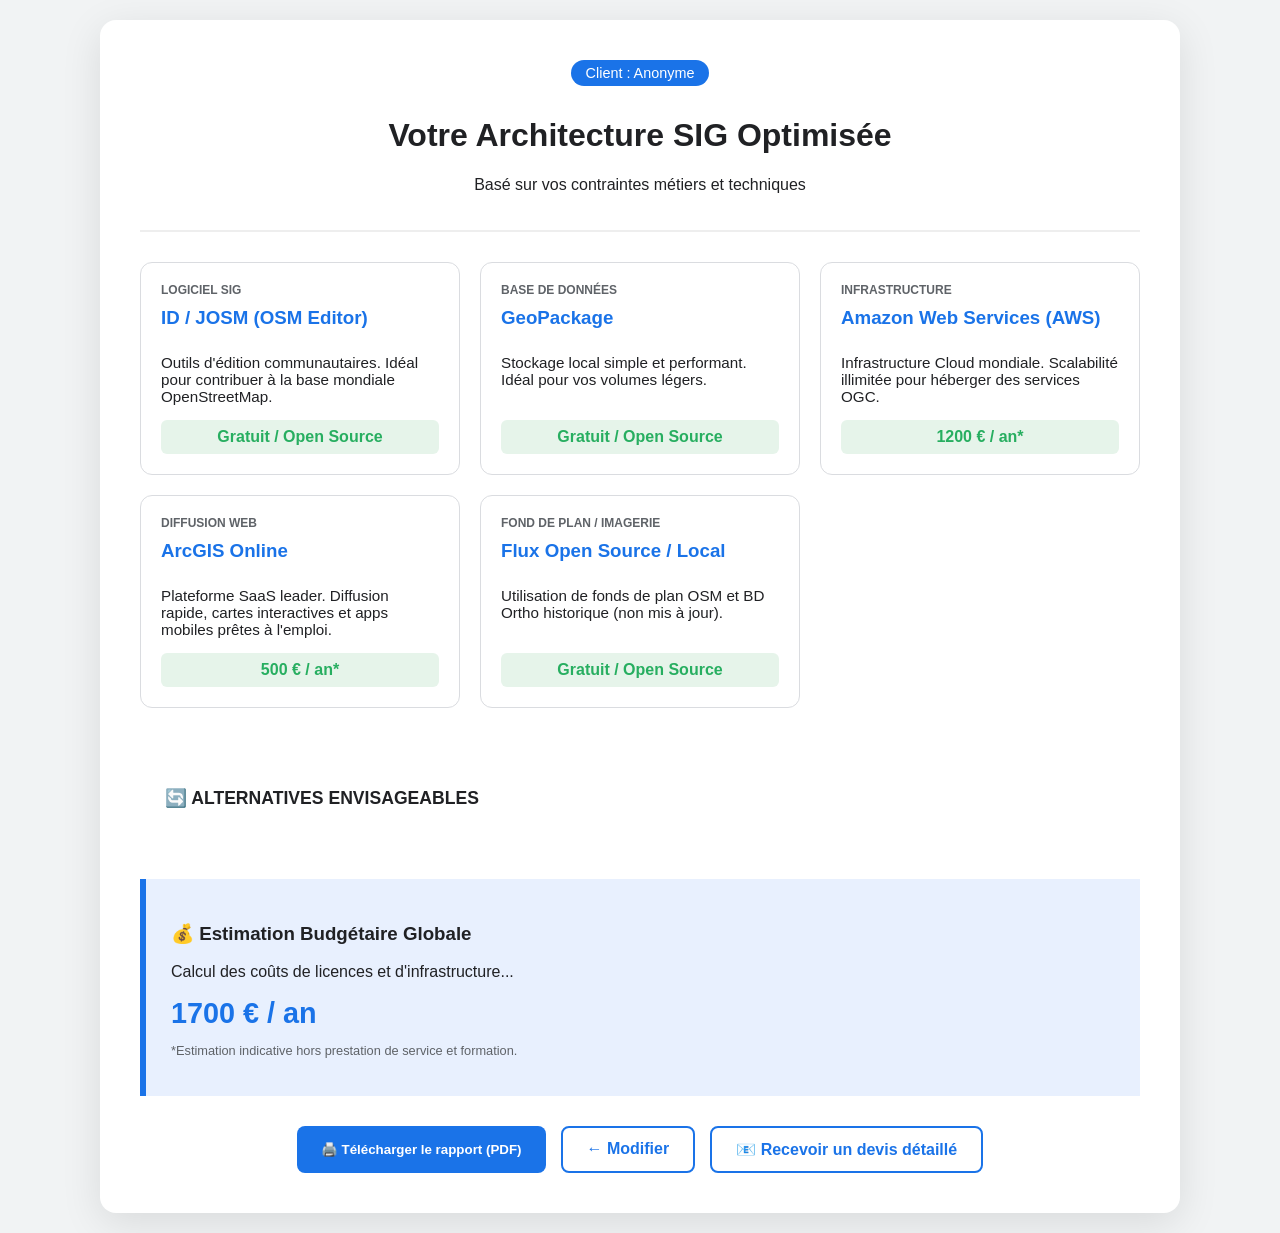
<file: resultats_avant_claude.html>
<!DOCTYPE html>
<html lang="fr">
<head>
    <meta charset="UTF-8">
    <meta name="viewport" content="width=device-width, initial-scale=1.0">
    <title>Architecture Préconisée — GeomarkSIG</title>
    <style>
        :root {
            --primary: #1a73e8; --secondary: #f39c12; --success: #27ae60;
            --danger: #d93025; --dark: #202124; --gray: #5f6368;
        }
        body { font-family: 'Segoe UI', sans-serif; background: #f1f3f4; color: var(--dark); margin: 0; padding: 20px; }
        .container { max-width: 1000px; margin: auto; background: white; padding: 40px; border-radius: 16px; box-shadow: 0 10px 40px rgba(0,0,0,0.1); }
        
        /* Animation d'entrée */
        .fade-in { animation: fadeIn 0.8s ease-out; }
        @keyframes fadeIn { from { opacity: 0; transform: translateY(20px); } to { opacity: 1; transform: translateY(0); } }

        .header-res { text-align: center; border-bottom: 2px solid #eee; padding-bottom: 20px; margin-bottom: 30px; }
        .user-badge { background: var(--primary); color: white; padding: 5px 15px; border-radius: 20px; font-size: 0.9rem; margin-bottom: 10px; display: inline-block; }
        
        .grid-results { display: grid; grid-template-columns: repeat(auto-fit, minmax(300px, 1fr)); gap: 20px; }
        
        .card { border: 1px solid #dadce0; border-radius: 12px; padding: 20px; position: relative; transition: 0.3s; display: flex; flex-direction: column; }
        .card:hover { border-color: var(--primary); box-shadow: 0 4px 12px rgba(0,0,0,0.05); }
        .card .type { font-size: 0.75rem; font-weight: bold; text-transform: uppercase; color: var(--gray); margin-bottom: 10px; }
        .card h3 { margin: 0 0 10px 0; color: var(--primary); display: flex; align-items: center; gap: 10px; }
        .card p { font-size: 0.95rem; flex-grow: 1; margin-bottom: 15px; }
        
        .price-tag { background: #e6f4ea; color: var(--success); padding: 8px; border-radius: 6px; font-weight: bold; text-align: center; margin-top: auto; }
        
        .summary-box { background: #f8f9fa; border-radius: 12px; padding: 25px; margin-top: 40px; border-left: 6px solid var(--secondary); }
        .total-price { font-size: 1.5rem; font-weight: bold; color: var(--primary); }

        .btn-group { display: flex; gap: 15px; margin-top: 30px; justify-content: center; }
        .btn { padding: 12px 25px; border-radius: 8px; cursor: pointer; font-weight: bold; text-decoration: none; border: none; }
        .btn-main { background: var(--primary); color: white; }
        .btn-alt { background: white; border: 2px solid var(--primary); color: var(--primary); }

        svg { width: 24px; height: 24px; fill: var(--primary); }
        .alt-section { background: var(--gray-light); border-radius: var(--radius); padding: 25px; margin-top: 40px; }
        .alt-grid { display: grid; grid-template-columns: repeat(auto-fit, minmax(200px, 1fr)); gap: 15px; margin-top: 15px; }
        .alt-item { background: white; padding: 15px; border-radius: 8px; border: 1px solid var(--border); font-size: 0.85rem; }

        .summary-box { background: #e8f0fe; border-radius: var(--radius); padding: 25px; margin-top: 30px; border-left: 6px solid var(--primary); }
        .total-price { font-size: 1.8rem; font-weight: bold; color: var(--primary); margin-top: 10px; }
        .actions { display: flex; gap: 15px; margin-top: 30px; }
        .btn { padding: 12px 24px; border-radius: 8px; font-weight: 700; cursor: pointer; text-decoration: none; text-align: center; }
        .btn-primary { background: var(--primary); color: white; border: none; }
        .btn-outline { background: white; border: 2px solid var(--primary); color: var(--primary); }
    </style>
</head>
<body>

<div class="container fade-in">
    <div class="header-res">
        <div id="badgeClient" class="user-badge">Analyse Geomark-SIG</div>
        <h1 id="mainTitle">Votre Architecture SIG Optimisée</h1>
        <p id="subTitle">Basé sur vos contraintes métiers et techniques</p>
    </div>

    <div id="resultsGrid" class="grid-results">
        </div>
    <div class="alt-section" id="altSection">
        <h2 style="font-size:1.1rem; text-transform:uppercase;">🔄 Alternatives envisageables</h2>
        <div class="alt-grid" id="altList"></div>
    </div>
    
    <div class="summary-box">
        <h3>💰 Estimation Budgétaire Globale</h3>
        <p id="budgetDetail">Calcul des coûts de licences et d'infrastructure...</p>
        <div class="total-price" id="totalPrice">-- € / an</div>
        <p style="font-size: 0.8rem; color: var(--gray);">*Estimation indicative hors prestation de service et formation.</p>
    </div>

    <div class="btn-group">
        <button class="btn btn-main" onclick="window.print()">🖨️ Télécharger le rapport (PDF)</button>
        <a href="index.html" class="btn btn-outline">← Modifier</a>
        <a href="contact.html" id="contactBtn" class="btn btn-alt">📧 Recevoir un devis détaillé</a>
    </div>
</div>

<script>
    const params = new URLSearchParams(window.location.search);
    
    // --- 1. CONFIGURATION DES BRIQUES ---
    const DATA = {
    logiciels: {
        osm: { n: "ID / JOSM (OSM Editor)", d: "Outils d'édition communautaires. Idéal pour contribuer à la base mondiale OpenStreetMap.", p: 0, link: "https://openstreetmap.org", mail: "support@openstreetmap.org" },
        geoconcept: { n: "Geoconcept Sales & Marketing", d: "SIG expert pour l'optimisation de tournées et le géomarketing décisionnel.", p: 2800, link: "https://geoconcept.com", mail: "info@geoconcept.com" },
        arcgis_ent: { n: "ArcGIS Enterprise", d: "La suite serveur complète : portail, serveur cartographique et data store privé.", p: 4500, link: "https://esri.com", mail: "contact@esri.com" },
        qgis: { n: "QGIS Desktop", d: "Le standard Open Source. Incontournable pour l'analyse et la préparation des données.", p: 0, link: "https://qgis.org", mail: "office@qgis.org" },
        autocad: { n: "AutoCAD Map 3D", d: "Indispensable pour votre métier de géomètre. Pont DWG/SIG intégré.", p: 2500, link: "https://www.autodesk.com/fr/products/autocad/included-toolsets/autocad-map-3d" }
    },
    bases: {
        gpkg: { n: "GeoPackage", d: "Stockage local simple et performant. Idéal pour vos volumes légers.", p: 0 },
        postgis: { n: "PostgreSQL / PostGIS", d: "Le moteur spatial pro. Gestion multi-utilisateurs et gros volumes.", p: 0 },
        arcgis_cloud: { n: "ArcGIS Online Hosting", d: "Données dans le Cloud Esri. Sécurité et scalabilité totale.", p: 500 },
        spatialite: { n: "SpatiaLite (SQLite)", d: "Base de données spatiale dans un seul fichier. Parfait pour l'usage local et terrain.", p: 0, link: "https://gaia-gis.it", mail: "sqlite-users@mailinglists.org" },
        supabase: { n: "Supabase (PostGIS Managed)", d: "L'alternative moderne à Firebase. PostgreSQL avec extension spatiale clé en main.", p: 300, link: "https://supabase.com", mail: "support@supabase.com" }
    },
    serveurs: {
        aws: { n: "Amazon Web Services (AWS)", d: "Infrastructure Cloud mondiale. Scalabilité illimitée pour héberger des services OGC.", p: 1200, link: "https://aws.amazon.com", mail: "aws-support@amazon.com" },
        render: { n: "Render (Cloud Managé)", d: "Hébergement agile de base de données.", p: 84, link: "https://render.com", mail: "support@render.com" },
        vps_ovh: { n: "VPS OVH (France)", d: "Souveraineté européenne garantie. Serveur Linux dédié à vos SIG.", p: 120 },
        azure: { n: "Azure SQL Spatial", d: "Intégration parfaite dans votre infrastructure Microsoft actuelle.", p: 1200 },
        local: { n: "Serveur Physique", d: "Contrôle total en interne. Idéal pour données ultra-sensibles.", p: 0 }
    },
    web: {
        ago: { n: "ArcGIS Online", d: "Plateforme SaaS leader. Diffusion rapide, cartes interactives et apps mobiles prêtes à l'emploi.", p: 500, link: "https://arcgis.com", mail: "support@esri.com" },
        qgis_cloud: { n: "QGIS Cloud", d: "Publication directe depuis QGIS. Solution simplifiée pour le partage web-SIG.", p: 700, link: "https://qgiscloud.com", mail: "support@sourcepole.ch" },
        openlayers: { n: "OpenLayers / Leaflet", d: "Frameworks JS pour créer des portails web cartographiques sur-mesure et légers.", p: 0, link: "https://openlayers.org", mail: "dev@openlayers.org" },
        felt: { n: "Felt", d: "La diffusion web la plus rapide du marché. Collaboration en temps réel.", p: 0 },
        lizmap: { n: "Lizmap Web Client", d: "Le portail pro pour QGIS. Fidélité cartographique 100%.", p: 0 },
        experience: { n: "Experience Builder", d: "Applications web haut de gamme pour l'écosystème ArcGIS.", p: 0 },
        geoserver: { n: "GeoServer", d: "Le moteur de rendu standard de l'OGC. Indispensable pour diffuser des flux WMS/WFS complexes depuis PostGIS.", p: 0, link: "https://geoserver.org", mail: "geoserver-users@lists.sourceforge.net"},
        geonode: { n: "GeoNode", d: "Plateforme de gestion de données géospatiales (CMS). Combine GeoServer, PostGIS et MapStore pour une infrastructure complète.", p: 0, link: "https://geonode.org", mail: "info@geonode.org"}
    },
    imagerie: {
        "OSM/Google Map": { n: "Flux Open Source / Local", d: "Utilisation de fonds de plan OSM et BD Ortho historique (non mis à jour).", p: 0 },
        "Sentinel/Planet": { n: "Abonnement Flux Premium", d: "Accès à des imageries satellites fraîches (Sentinel/Planet) via abonnement.", p: 450 },
        "Dalle HD": { n: "Plans Haute Précision", d: "Achat de dalles Ortho HD 5cm ou Cadastre vectoriel à l'unité.", p: 800 },
        "Drone": { n: "Sur mesure Drone & Aérien", d: "Levés topographiques par drone pour une précision centimétrique et mise à jour à la demande.", p: 1500 }
    }
};

    // --- 2. ALGORITHME DE SCORING ---
    let scores = { log: {}, base: {}, srv: {}, web: {}, ima: {} };
    
    Object.keys(DATA).forEach(cat => {
        let key = cat === 'logiciels' ? 'log' : 
                  cat === 'bases' ? 'base' : 
                  cat === 'serveurs' ? 'srv' : 
                  cat === 'web' ? 'web' : 'ima';
        Object.keys(DATA[cat]).forEach(k => scores[key][k] = 0);
    });

// --- 2. RÉCUPÉRATION DES VARIABLES FORMULAIRE ---
// --- 2. RÉCUPÉRATION DES VARIABLES FORMULAIRE ---
const P = new URLSearchParams(window.location.search);
const secteur = P.get('secteur') || '';
const budget = P.get('budget') || '';
const volume = P.get('volume') || '';
const collab = P.get('collaboration') || '';
const si_existant = P.get('si_existant') || '';
const souverain = P.get('souverainete') || '';
const diffusion = P.get('diffusion') || '';
const imagerie = P.get('imagerie') || '';

// Alias pour simplifier l'écriture (IMPORTANT : On définit 's' pour pointer vers 'scores')
const s = scores;

// ==============================================================================
// 3. MATRICE DES LOGIQUES CROISÉES (LE MOTEUR EXPERT)
// ==============================================================================

switch(secteur) {
    case 'collectivite':
        s.log.qgis += 600; s.web.lizmap += 800; s.web.geonode += 500;
        s.base.postgis += 500; s.srv.vps_ovh += 500;
        break;
    case 'geometre':
        s.log.autocad += 1500; s.base.spatialite += 800;
        s.ima.drone += 500; s.ima['Dalle HD'] += 800;
        break;
    case 'bet':
        s.log.qgis += 800; s.log.arcgis_ent += 400;
        s.web.geoserver += 600; s.base.postgis += 600;
        break;
    case 'ong':
        s.log.osm += 1000; s.log.qgis += 800;
        s.base.gpkg += 800; s.web.felt += 800;
        break;
    case 'energie':
        s.log.arcgis_ent += 1000; s.web.experience += 1000;
        s.base.postgis += 500; s.srv.aws += 600;
        break;
}

if (budget === 'zero') {
    s.log.qgis += 2000; s.log.osm += 1000;
    s.base.gpkg += 1500; s.base.spatialite += 1000;
    s.srv.local += 1500; s.srv.render += 500;
    s.web.openlayers += 1500; s.web.felt += 1000; s.web.lizmap += 800;
    s.log.arcgis_ent -= 5000; s.log.autocad -= 5000; s.log.geoconcept -= 5000;
    s.srv.aws -= 5000; s.srv.azure -= 5000;
} 
else if (budget === 'starter_free') {
    s.srv.render += 1000; s.base.supabase += 800;
    s.web.qgis_cloud += 800;
}
else if (budget === 'entreprise') {
    s.log.arcgis_ent += 1500; s.log.geoconcept += 800;
    s.srv.aws += 1000; s.srv.azure += 1000;
    s.web.ago += 1000; s.web.experience += 1000;
}

if (volume === 'leger' && collab === 'solo') {
    s.base.gpkg += 1500; s.base.spatialite += 1000;
    s.log.qgis += 500; s.srv.local += 1000;
} 
else if (volume === 'lourd' || collab === 'multi_10') {
    s.base.postgis += 2000; s.base.arcgis_cloud += 1000; s.base.supabase += 800;
    s.base.gpkg -= 2000; s.base.spatialite -= 2000;
    s.web.geoserver += 1000;
}

if (souverain === 'haute' || souverain === 'critique') {
    s.srv.vps_ovh += 2000; s.srv.local += 3000;
    s.srv.aws -= 5000; s.srv.azure -= 5000; s.srv.render -= 5000;
    s.base.arcgis_cloud -= 5000;
    s.web.ago -= 5000; 
}

if (si_existant === 'azure') {
    s.srv.azure += 2000; s.log.arcgis_ent += 800; s.base.arcgis_cloud += 500;
} else if (si_existant === 'aws') {
    s.srv.aws += 2000; s.base.supabase += 500;
} else if (si_existant === 'on_premise') {
    s.srv.local += 2000; s.web.geoserver += 800; s.base.postgis += 1000;
}

if (diffusion === 'pro_lizmap') {
    s.web.lizmap += 2000; s.log.qgis += 1500;
    s.srv.vps_ovh += 1000; s.base.postgis += 800;
} else if (diffusion === 'esri_builder') {
    s.web.experience += 2000; s.web.ago += 1500;
    s.log.arcgis_ent += 2000; s.base.arcgis_cloud += 1500;
    s.log.qgis -= 1000;
}

// Gestion Imagerie
if (imagerie === 'gratuit_local') s.ima['OSM/Google Map'] += 2000;
if (imagerie === 'payant_mensuel') s.ima['Sentinel/Planet'] += 2000;
if (imagerie === 'achat_precision') s.ima['Dalle HD'] += 2000;
if (imagerie === 'drone') s.ima['Drone'] += 2000;

// --- 3. SELECTION & AFFICHAGE ---
const getWinner = (cat) => Object.keys(scores[cat]).reduce((a, b) => scores[cat][a] >= scores[cat][b] ? a : b);

const win = {
    log: getWinner('log'),
    base: getWinner('base'),
    srv: getWinner('srv'),
    web: getWinner('web'),
    ima: getWinner('ima')
};

const container = document.getElementById('resultsGrid');
let totalAnnuel = 0;

[
    {c:'logiciels', k:win.log, l:'Logiciel SIG'},
    {c:'bases', k:win.base, l:'Base de Données'},
    {c:'serveurs', k:win.srv, l:'Infrastructure'},
    {c:'web', k:win.web, l:'Diffusion Web'},
    {c:'imagerie', k:win.ima, l:'Fond de plan / Imagerie'}
].forEach(item => {
    const d = DATA[item.c][item.k];
    if (d) {
        totalAnnuel += d.p;
        container.innerHTML += `
            <div class="card">
                <div class="type">${item.l}</div>
                <h3>${d.n}</h3>
                <p>${d.d}</p>
                <div class="price-tag">${d.p === 0 ? 'Gratuit / Open Source' : d.p + ' € / an*'}</div>
            </div>
        `;
    }
});

document.getElementById('totalPrice').innerText = totalAnnuel + " € / an";
document.getElementById('badgeClient').innerText = "Client : " + (params.get('identite') || 'Anonyme');
    
    // Mise à jour du lien contact avec les infos
    document.getElementById('contactBtn').href = `contact.html${window.location.search}&total=${totalAnnuel}`;

</script>
</body>
</html>
</file>
<file: style.css>
/* ══════════════════════════════════════════════════════════════════
   Diagnostic SIG Expert — habillage aligné sur geomark-sig.fr
   Mêmes jetons (Inter, navy, orange), en-tête fixe, hero sombre,
   cartes arrondies, bandeau de chiffres, pied de page sombre.
══════════════════════════════════════════════════════════════════ */
:root{
  --ink:#0a0b0d;--gray-900:#16181d;--gray-700:#454b56;--gray-500:#767d8a;--gray-400:#9aa0ab;--gray-300:#d7dae0;--gray-200:#e8eaef;--gray-100:#f3f4f7;--gray-50:#f9fafb;--paper:#fff;
  --navy:#1e3a6e;--navy-700:#16305c;--navy-500:#2c5aa0;--navy-100:#e8edf9;
  --orange:#f5821f;--orange-600:#d96d10;--orange-100:#fde6cc;
  --green:#1c8a5c;--green-100:#e1f4ea;--red:#c9403a;--red-100:#fbe4e2;--yellow:#b8860b;--yellow-100:#fbf0d6;--teal:#0f8b8d;
  --line:#e7e9ee;--rd-sm:8px;--rd-md:14px;--rd-lg:22px;--container:1180px;
  --fS:'Inter',system-ui,sans-serif;--fM:'IBM Plex Mono',ui-monospace,monospace;--fA:'Space Grotesk','Inter',sans-serif;
}
*,*::before,*::after{box-sizing:border-box;margin:0;padding:0}
html{scroll-behavior:smooth;scroll-padding-top:128px}
body{font-family:var(--fS);color:var(--ink);background:var(--paper);line-height:1.6;-webkit-font-smoothing:antialiased;overflow-x:hidden;font-size:16px}
img{display:block;max-width:100%}
a{color:inherit;text-decoration:none}
ul,ol{list-style:none}
button,input,select,textarea{font-family:inherit}
::selection{background:var(--orange);color:#fff}
h1,h2,h3,h4{font-family:var(--fS);letter-spacing:-.02em;color:var(--ink)}
.wrap{max-width:var(--container);margin:0 auto;padding:0 2.5rem}
.wrap.narrow{max-width:940px;padding-top:3rem;padding-bottom:5rem}
.eyebrow{font-family:var(--fA);font-size:.95rem;letter-spacing:.03em;text-transform:uppercase;color:var(--orange-600);font-weight:700;margin-bottom:.8rem;display:inline-block}
.htitle{font-size:clamp(1.7rem,3.2vw,2.3rem);font-weight:800;line-height:1.15;margin-bottom:.8rem}
.hsub{color:var(--gray-700);font-size:1rem;max-width:680px}
.sec{padding:5rem 0;position:relative}
.sec-gray{background:var(--gray-50);border-top:1px solid var(--line);border-bottom:1px solid var(--line)}
.sec-dark{background:var(--ink);color:#fff}
.sec-dark .htitle{color:#fff}.sec-dark .hsub{color:rgba(255,255,255,.72)}.sec-dark .eyebrow{color:var(--orange)}
.sec-head{margin-bottom:2rem}

/* boutons */
.btn{font-size:.92rem;font-weight:600;padding:.8rem 1.5rem;border-radius:var(--rd-sm);display:inline-flex;align-items:center;gap:.55rem;transition:all .2s;border:1.5px solid transparent;cursor:pointer;background:none;color:var(--ink)}
.btn-dark{background:var(--ink);color:#fff}.btn-dark:hover{background:var(--navy)}
.btn-orange{background:var(--orange);color:#fff}.btn-orange:hover{background:var(--orange-600)}
.btn-outline{border-color:var(--gray-300)}.btn-outline:hover{border-color:var(--ink)}
.btn-outline-l{border-color:rgba(255,255,255,.35);color:#fff}.btn-outline-l:hover{border-color:#fff;background:rgba(255,255,255,.08)}

/* en-tête fixe */
.site-hdr{position:fixed;top:0;left:0;right:0;z-index:1000;background:rgba(255,255,255,.92);backdrop-filter:blur(12px);border-bottom:1px solid var(--line)}
.hdr-in{max-width:var(--container);margin:0 auto;padding:0 2.5rem;height:72px;display:flex;align-items:center;justify-content:space-between;gap:1.5rem}
.brand img{height:46px;width:auto}
.nav{display:flex;align-items:center;gap:1.5rem}
.nav a{font-size:.88rem;font-weight:500;color:var(--gray-700);position:relative;padding:.3rem 0;white-space:nowrap}
.nav a::after{content:'';position:absolute;left:0;bottom:-2px;width:0;height:2px;background:var(--orange);transition:width .22s;border-radius:2px}
.nav a:hover,.nav a.active{color:var(--ink)}.nav a:hover::after,.nav a.active::after{width:100%}
.nav a.btn-nav{color:#fff;background:var(--ink);padding:.55rem 1.1rem;border-radius:var(--rd-sm);font-weight:600}
.nav a.btn-nav::after{display:none}.nav a.btn-nav:hover{background:var(--orange)}
.nav-toggle{display:none;background:#fff;border:1px solid var(--line);border-radius:var(--rd-sm);width:42px;height:42px;align-items:center;justify-content:center}

/* hero sombre (même dégradé que le site) */
.hero{position:relative;padding:9.5rem 0 3.6rem;background:#05070c;overflow:hidden;color:#fff}
.hero::before{content:'';position:absolute;inset:0;background:url('img/gradient-bleu-nuit.avif') center/cover;filter:blur(4px) saturate(1.08);transform:scale(1.06)}
.hero::after{content:'';position:absolute;inset:0;pointer-events:none;background:linear-gradient(100deg,rgba(0,0,0,.72) 0%,rgba(5,8,14,.55) 40%,rgba(5,8,14,.35) 65%,rgba(5,8,14,.72) 100%),linear-gradient(to top,rgba(0,0,0,.55),transparent 55%),radial-gradient(700px 500px at 85% -10%,rgba(245,130,31,.14),transparent 60%)}
.hero .wrap{position:relative;z-index:2}
.hero .eyebrow{color:var(--orange)}
.hero h1{font-size:clamp(2.1rem,4.6vw,3.5rem);font-weight:800;line-height:1.08;color:#fff;margin-bottom:1.1rem;max-width:20ch}
.hero h1 .acc{color:var(--orange)}
.hero .lead{font-size:1.05rem;color:rgba(255,255,255,.76);max-width:640px;line-height:1.75;margin-bottom:1.8rem}
.hero-btns{display:flex;gap:.8rem;flex-wrap:wrap}
.hero-facts{display:flex;flex-wrap:wrap;gap:.6rem;margin-top:2rem}
.hero-facts div{background:rgba(255,255,255,.08);border:1px solid rgba(255,255,255,.16);border-radius:var(--rd-sm);padding:.5rem .85rem;backdrop-filter:blur(6px)}
.hero-facts dt{font-family:var(--fM);font-size:.62rem;letter-spacing:.08em;text-transform:uppercase;color:rgba(255,255,255,.55)}
.hero-facts dd{font-size:.88rem;font-weight:600;color:#fff}
.hero-facts .tt{border-bottom-color:rgba(255,255,255,.5)}
.hero-facts .tt:hover{background:rgba(255,255,255,.15)}

/* bandeau de chiffres */
.stats{border-bottom:1px solid var(--line);background:var(--gray-50)}
.stats-in{max-width:var(--container);margin:0 auto;padding:2rem 2.5rem;display:grid;grid-template-columns:repeat(4,1fr)}
.stat{text-align:center;border-right:1px solid var(--line);padding:0 1rem}
.stat:last-child{border-right:0}
.stat .n{font-size:clamp(1.7rem,2.6vw,2.2rem);white-space:nowrap;font-weight:800;line-height:1;font-feature-settings:'tnum'}
.stat .n .u{color:var(--orange);font-size:.9rem;font-weight:700;margin-left:.2rem}
.stat .l{font-size:.8rem;color:var(--gray-500);margin-top:.45rem;font-weight:500}

/* sous-navigation d'ancres */
.subnav{position:sticky;top:72px;z-index:900;background:rgba(255,255,255,.95);backdrop-filter:blur(10px);border-bottom:1px solid var(--line)}
.subnav-in{max-width:var(--container);margin:0 auto;padding:0 2.5rem;display:flex;gap:1.6rem;overflow-x:auto;scrollbar-width:none}
.subnav a{font-size:.82rem;font-weight:600;color:var(--gray-500);padding:.85rem 0;border-bottom:2px solid transparent;white-space:nowrap}
.subnav a:hover{color:var(--ink)}.subnav a.on{color:var(--ink);border-bottom-color:var(--orange)}

/* sélecteur de scénarios */
.scen{display:grid;grid-template-columns:repeat(3,1fr);gap:1.1rem}
.scen button{background:#fff;border:1.5px solid var(--line);border-radius:var(--rd-lg);padding:1.4rem 1.5rem 1.2rem;text-align:left;cursor:pointer;transition:transform .22s,box-shadow .22s,border-color .22s;position:relative}
.scen button:hover{transform:translateY(-4px);box-shadow:0 20px 40px -22px rgba(10,11,13,.25)}
.scen button[aria-pressed=true]{border-color:var(--navy);box-shadow:0 0 0 3px var(--navy-100)}
.scen .r{font-family:var(--fA);font-size:.78rem;letter-spacing:.04em;text-transform:uppercase;font-weight:700;color:var(--orange-600);display:block}
.scen .t{display:block;font-size:2rem;font-weight:800;line-height:1.1;margin:.3rem 0 .1rem;font-feature-settings:'tnum'}
.scen .u{font-size:.8rem;color:var(--gray-500);font-weight:500}
.scen .p{display:block;font-weight:700;margin-top:.6rem}
.scen .b{display:block;font-size:.8rem;color:var(--gray-500)}
.scen .f{display:inline-block;margin-top:.8rem;font-size:.72rem;font-weight:700;padding:.22rem .6rem;border-radius:99px}
.f.in{background:var(--green-100);color:var(--green)}.f.low{background:var(--navy-100);color:var(--navy)}.f.high{background:var(--orange-100);color:var(--orange-600)}.f.na{background:var(--gray-100);color:var(--gray-700)}

/* jauge */
.gauge{margin:3rem .3rem .4rem}
.gauge-bar{display:grid;grid-template-columns:repeat(6,1fr);height:14px;border-radius:99px;background:var(--gray-100);position:relative}
.gauge-bar i{border-right:2px solid #fff}.gauge-bar i:first-child{border-radius:99px 0 0 99px}.gauge-bar i:last-of-type{border-right:0;border-radius:0 99px 99px 0}
.gauge-bar i.mine{background:var(--navy-100)}
.gauge-bar b{position:absolute;top:-7px;width:4px;height:28px;border-radius:3px;background:var(--orange);margin-left:-2px}
.gauge-bar b span{position:absolute;bottom:34px;left:50%;transform:translateX(-50%);font:600 .72rem var(--fM);white-space:nowrap;color:var(--ink);background:#fff;border:1px solid var(--line);border-radius:6px;padding:.1rem .45rem}
.gauge-lbl{display:grid;grid-template-columns:repeat(6,1fr);font-size:.7rem;color:var(--gray-500);margin-top:.7rem;font-weight:500}
.gauge-lbl span{text-align:center}
.gauge-cap{font-size:.78rem;color:var(--gray-500);margin-top:1rem}

/* points de vigilance */
.notes{margin-top:2rem;border:1px solid var(--orange-100);border-left:4px solid var(--orange);border-radius:var(--rd-md);background:#fffaf4;overflow:hidden}
.notes h3{font-family:var(--fA);font-size:.8rem;letter-spacing:.04em;text-transform:uppercase;font-weight:700;padding:.75rem 1.2rem;color:var(--orange-600)}
.notes ul{list-style:none}.notes li{padding:.7rem 1.2rem;border-top:1px solid var(--orange-100);font-size:.88rem;color:var(--gray-700)}

/* schéma d'architecture (infographie) */
.flow{display:grid;grid-template-columns:repeat(5,1fr);gap:0;margin-bottom:2.4rem;border:1px solid var(--line);border-radius:var(--rd-lg);background:#fff;overflow:hidden}
.flow-col{padding:1.3rem 1.2rem 1.4rem;border-right:1px solid var(--line);position:relative;background-image:radial-gradient(circle,var(--gray-200) 1px,transparent 1px);background-size:14px 14px}
.flow-col:last-child{border-right:0}
.flow-col::after{content:'';position:absolute;right:-9px;top:34px;width:16px;height:16px;background:#fff;border-top:1px solid var(--line);border-right:1px solid var(--line);transform:rotate(45deg);z-index:2}
.flow-col:last-child::after{display:none}
.flow-h{display:flex;align-items:center;gap:.55rem;margin-bottom:.9rem}
.flow-h .ico{width:34px;height:34px;border-radius:10px;background:var(--navy);color:#fff}
.flow-h b{font-family:var(--fA);font-size:.8rem;letter-spacing:.03em;text-transform:uppercase;color:var(--navy)}
.flow-item{background:#fff;border:1px solid var(--line);border-radius:10px;padding:.45rem .65rem;font-size:.8rem;font-weight:600;margin-bottom:.45rem;line-height:1.3}
.flow-item small{display:block;font-weight:400;font-size:.7rem;color:var(--gray-500);font-family:var(--fM)}
.flow-item.main{border-color:var(--orange);background:var(--orange-100)}
.flow-empty{font-size:.75rem;color:var(--gray-400);font-style:italic}

/* fiches (briques et alternatives) */
.cats{display:flex;flex-direction:column;gap:2.6rem}
.cat-h{display:flex;align-items:baseline;justify-content:space-between;gap:1rem;margin-bottom:1rem;padding-bottom:.6rem;border-bottom:1px solid var(--line)}
.cat-h h3{font-family:var(--fA);font-size:.9rem;letter-spacing:.03em;text-transform:uppercase;color:var(--navy);font-weight:700}
.cat-h span{font:500 .78rem var(--fM);color:var(--gray-500)}
.cards{display:grid;grid-template-columns:repeat(3,minmax(0,1fr));gap:1.2rem;align-items:stretch}
.card{background:#fff;border:1px solid var(--line);border-radius:var(--rd-lg);display:flex;flex-direction:column;min-width:0;transition:transform .22s,box-shadow .22s,border-color .22s}
.card:hover{transform:translateY(-5px);box-shadow:0 20px 40px -22px rgba(10,11,13,.22);border-color:transparent}
.card.principal{border-color:var(--orange);box-shadow:0 0 0 3px var(--orange-100)}
.card-h{display:grid;grid-template-columns:44px 1fr;gap:.9rem;padding:1.4rem 1.5rem .5rem;align-items:start}
.ico{width:44px;height:44px;border-radius:12px;background:var(--navy-100);color:var(--navy);display:flex;align-items:center;justify-content:center;flex:none}
.ico svg{width:22px;height:22px;stroke:currentColor;stroke-width:1.7;fill:none;stroke-linecap:round;stroke-linejoin:round}
.card-h .tag{font:600 .66rem var(--fM);letter-spacing:.08em;text-transform:uppercase;color:var(--orange-600)}
.card-h h4{font-size:1.08rem;font-weight:700;line-height:1.25;margin:.15rem 0}
.card-h .sub{font-size:.78rem;color:var(--gray-500)}
.card-b{padding:.4rem 1.5rem .8rem;font-size:.88rem;color:var(--gray-700);line-height:1.65}
.pour{margin:.2rem 1.5rem .9rem;padding:.85rem 1rem;background:var(--navy-100);border-radius:var(--rd-md);font-size:.85rem;color:var(--gray-900);line-height:1.6}
.pour b{display:block;font:700 .66rem var(--fA);letter-spacing:.05em;text-transform:uppercase;color:var(--navy);margin-bottom:.3rem}
.spec{margin:0 1.5rem 1rem;font-size:.8rem}
.spec div{display:grid;grid-template-columns:96px 1fr;gap:.7rem;padding:.45rem 0;border-top:1px solid var(--line)}
.spec dt{color:var(--gray-500)}.spec dd{color:var(--gray-900)}
.card-f{margin-top:auto;display:flex;align-items:center;justify-content:space-between;gap:.7rem;padding:.9rem 1.5rem;border-top:1px solid var(--line);flex-wrap:wrap;background:var(--gray-50);border-radius:0 0 var(--rd-lg) var(--rd-lg)}
.px{font:600 .9rem var(--fM)}.px.free{color:var(--green)}
.card-f .lnk{display:flex;gap:1rem;font-size:.82rem;font-weight:700;color:var(--orange-600)}
.vs{font-size:.7rem;font-weight:700;padding:.2rem .6rem;border-radius:99px;text-transform:uppercase;letter-spacing:.04em}
.vs.inf{background:var(--green-100);color:var(--green)}.vs.sim{background:var(--navy-100);color:var(--navy)}.vs.sup{background:var(--orange-100);color:var(--orange-600)}.vs.hb{background:var(--red-100);color:var(--red)}
.more{margin-top:1rem}
.more button{background:#fff;border:1.5px solid var(--gray-300);border-radius:var(--rd-sm);padding:.55rem 1.1rem;font-size:.84rem;font-weight:600;cursor:pointer}
.more button:hover{border-color:var(--ink)}
.hidden{display:none}

/* tableaux */
.tw{overflow-x:auto;border:1px solid var(--line);border-radius:var(--rd-md);background:#fff}
table.t{width:100%;border-collapse:collapse;font-size:.86rem}
table.t th{font:700 .68rem var(--fA);letter-spacing:.05em;text-transform:uppercase;color:var(--navy);background:var(--gray-50);text-align:left;padding:.8rem 1rem;border-bottom:1px solid var(--line);white-space:nowrap}
table.t td{padding:.75rem 1rem;border-bottom:1px solid var(--line);vertical-align:top}
table.t tr:last-child td{border-bottom:0}
table.t td.num,table.t th.num{text-align:right;font-family:var(--fM);font-weight:500;white-space:nowrap}
table.t tr.total td{background:var(--navy);color:#fff;font-weight:700;border-bottom:0}
table.t td .s{display:block;font:500 .74rem var(--fM);color:var(--gray-500)}
table.t th.cur,table.t td.cur{background:var(--navy-100)}
table.t tr.total td.cur{background:var(--orange);color:#fff}
.lv{font-size:.7rem;font-weight:700;text-transform:uppercase;letter-spacing:.04em;white-space:nowrap;padding:.18rem .55rem;border-radius:99px;display:inline-block}
.lv.natif,.lv.ok{background:var(--green-100);color:var(--green)}.lv.via{background:var(--navy-100);color:var(--navy)}.lv.limite,.lv.part{background:var(--yellow-100);color:var(--yellow)}.lv.non,.lv.ko{background:var(--red-100);color:var(--red)}
.fitline{margin-top:1.1rem;padding:.9rem 1.2rem;border-radius:var(--rd-md);background:var(--gray-50);border:1px solid var(--line);border-left:4px solid var(--gray-300);font-size:.9rem}
.fitline.in{border-left-color:var(--green);background:var(--green-100)}.fitline.low{border-left-color:var(--navy);background:var(--navy-100)}.fitline.high{border-left-color:var(--orange);background:var(--orange-100)}
.small{font-size:.78rem;color:var(--gray-500);margin-top:1rem;max-width:84ch}
.sub-h{font:700 .78rem var(--fA);letter-spacing:.04em;text-transform:uppercase;color:var(--navy);margin:1.8rem 0 .7rem}
.sub-h:first-child{margin-top:0}

/* justification (étapes numérotées, comme le site) */
ol.why{list-style:none;counter-reset:w}
ol.why li{counter-increment:w;display:grid;grid-template-columns:60px 1fr;gap:1.2rem;padding:1.2rem 0;border-top:1px solid var(--line);font-size:.92rem;color:var(--gray-700)}
ol.why li:last-child{border-bottom:1px solid var(--line)}
ol.why li::before{content:counter(w,decimal-leading-zero);font:700 .85rem var(--fM);color:var(--orange-600)}
ol.why strong{color:var(--ink)}

/* appel à l'action sombre + bandeau */
.cta{display:flex;align-items:center;justify-content:space-between;gap:2rem;flex-wrap:wrap}
.cta h2{font-size:1.7rem;font-weight:800;color:#fff;max-width:24ch}
.cta p{color:rgba(255,255,255,.72);margin-top:.5rem;max-width:520px}
.acts{display:flex;gap:.8rem;flex-wrap:wrap}
.ribbon-band{background:#fff;overflow:hidden;display:flex;justify-content:center;padding:.3rem 0}
.ribbon-img{width:100%;height:auto;-webkit-mask-image:linear-gradient(to right,transparent 0%,#000 6%,#000 94%,transparent 100%);mask-image:linear-gradient(to right,transparent 0%,#000 6%,#000 94%,transparent 100%)}

/* pied de page (même structure que le site) */
.ftr{background:var(--gray-900);color:rgba(255,255,255,.7)}
.ftr-in{padding:3.4rem 2.5rem 2rem;display:grid;grid-template-columns:1.2fr 1fr 1fr 1fr;gap:2rem;max-width:var(--container);margin:0 auto}
.ftr-brand{display:inline-block;background:#fff;padding:.55rem .9rem;border-radius:var(--rd-sm);margin-bottom:1.1rem}
.ftr-brand img{height:24px}
.ftr-desc{font-size:.85rem;line-height:1.7;color:rgba(255,255,255,.55);max-width:300px}
.ftr-h{font-size:.78rem;font-weight:700;color:#fff;margin-bottom:1rem;text-transform:uppercase;letter-spacing:.05em}
.ftr-col a{display:block;font-size:.86rem;color:rgba(255,255,255,.6);margin-bottom:.65rem;transition:color .18s}
.ftr-col a:hover{color:var(--orange)}
.ftr-bottom{max-width:var(--container);margin:0 auto;border-top:1px solid rgba(255,255,255,.1);padding:1.3rem 2.5rem;display:flex;justify-content:space-between;flex-wrap:wrap;gap:.8rem;font-size:.75rem;color:rgba(255,255,255,.4)}

/* infobulles */
.tt{border-bottom:1px dotted var(--navy-500);cursor:help}
.tt:hover,.tt:focus{background:var(--navy-100);outline:0;border-radius:3px}
#tip{position:fixed;z-index:2000;max-width:350px;background:var(--ink);color:#f3f4f7;padding:.9rem 1.05rem;font-size:.82rem;line-height:1.55;display:none;border-radius:var(--rd-md);box-shadow:0 18px 40px -12px rgba(0,0,0,.4)}
#tip .tc{font:600 .62rem var(--fM);letter-spacing:.08em;text-transform:uppercase;color:var(--orange);margin-bottom:.15rem}
#tip .tn{font-weight:800;font-size:1rem;margin-bottom:.3rem;color:#fff}
#tip .tl{margin-top:.6rem;padding-top:.55rem;border-top:1px solid #343740;font-size:.76rem}
#tip a{color:#ffc58d;text-decoration:underline}#tip a:hover{color:#fff}

/* lexique */
.lex-tools{display:flex;gap:1rem;align-items:center;flex-wrap:wrap;margin-top:1.6rem}
.lex-tools input{flex:1;min-width:240px;padding:.8rem 1rem;border:1.5px solid rgba(255,255,255,.3);background:rgba(255,255,255,.1);color:#fff;border-radius:var(--rd-sm);font-size:.95rem}
.lex-tools input::placeholder{color:rgba(255,255,255,.55)}
.lex-tools input:focus{outline:2px solid var(--orange);border-color:var(--orange)}
.lex-count{font:500 .8rem var(--fM);color:rgba(255,255,255,.65)}
.lex-layout{display:grid;grid-template-columns:230px minmax(0,1fr);gap:3rem}
.lex-toc{position:sticky;top:96px;align-self:start;font-size:.84rem}
.lex-toc a{display:block;padding:.4rem 0 .4rem .9rem;border-left:2px solid var(--line);color:var(--gray-500);font-weight:500}
.lex-toc a:hover{color:var(--ink)}.lex-toc a.on{border-left-color:var(--orange);color:var(--ink);font-weight:700}
.lex-cat{padding-bottom:2.2rem}
.lex-cat h2{font-size:1.35rem;font-weight:800;padding-bottom:.6rem;border-bottom:2px solid var(--ink);display:flex;justify-content:space-between;align-items:baseline;gap:1rem}
.lex-cat h2 span{font:500 .78rem var(--fM);color:var(--gray-500)}
.term{padding:1.1rem 0;border-bottom:1px solid var(--line);display:grid;grid-template-columns:230px 1fr;gap:.4rem 2rem}
.term h3{font-size:1rem;font-weight:700}
.term .al{display:block;font-weight:400;font-size:.76rem;color:var(--gray-500);margin-top:.25rem}
.term p{font-size:.92rem;color:var(--gray-700)}
.term .src{margin-top:.5rem;font-size:.8rem;color:var(--gray-500)}
.term .src a{margin-right:1rem;color:var(--orange-600);font-weight:600}
.term .src a:hover{text-decoration:underline}
.term:target{background:var(--navy-100);box-shadow:-14px 0 0 var(--navy-100),14px 0 0 var(--navy-100)}

/* questionnaire & contact */
.slabel{font-size:1.25rem;font-weight:800;margin:2.4rem 0 .9rem;padding-bottom:.6rem;border-bottom:1px solid var(--line);letter-spacing:-.02em;color:var(--ink)}
.wrap.narrow .card{background:#fff;border:1px solid var(--line);border-radius:var(--rd-lg);padding:1.6rem 1.8rem;margin-bottom:1rem;display:block}
.wrap.narrow .card:hover{transform:none;box-shadow:none;border-color:var(--line)}
.wrap.narrow .card.expert-card,.wrap.narrow .card-gov,.wrap.narrow .card-skills,.wrap.narrow .card-interop,.wrap.narrow .card-freq{border-left:4px solid var(--orange)}
.field{margin-bottom:1.1rem}.field:last-child{margin-bottom:0}
.field label{display:flex;align-items:center;gap:.5rem;font-size:.86rem;font-weight:600;color:var(--gray-900);margin-bottom:.4rem}
.field input,.field select,.field textarea{width:100%;padding:.7rem .9rem;border:1.5px solid var(--gray-300);border-radius:var(--rd-sm);font-size:.92rem;color:var(--ink);background:#fff;-webkit-appearance:none;appearance:none}
.field textarea{min-height:110px;resize:vertical}
.field select{background-image:url("data:image/svg+xml,%3Csvg xmlns='http://www.w3.org/2000/svg' width='12' height='8'%3E%3Cpath d='M1 1l5 5 5-5' stroke='%23767d8a' stroke-width='1.6' fill='none' stroke-linecap='round'/%3E%3C/svg%3E");background-repeat:no-repeat;background-position:right 14px center;padding-right:2.4rem}
.field input:focus,.field select:focus,.field textarea:focus{outline:none;border-color:var(--navy);box-shadow:0 0 0 3px var(--navy-100)}
.grid2{display:grid;grid-template-columns:1fr 1fr;gap:1.1rem}
.tip{display:inline-flex;align-items:center;justify-content:center;width:17px;height:17px;border:1.5px solid var(--gray-400);border-radius:50%;color:var(--gray-500);font:700 .62rem var(--fM);cursor:help;flex-shrink:0;position:relative}
.tip:hover,.tip:focus{border-color:var(--navy);color:var(--navy);outline:0}
.tip:hover .tip-box,.tip:focus .tip-box{display:block}
.tip-box{display:none;position:absolute;left:50%;transform:translateX(-50%);bottom:calc(100% + 9px);background:var(--ink);color:#f3f4f7;font:400 .78rem/1.55 var(--fS);padding:.7rem .9rem;width:290px;z-index:99;text-align:left;border-radius:var(--rd-md)}
.expert-zone{display:none}.expert-zone.visible{display:block}
.expert-badge{border:1px solid var(--orange-100);border-left:4px solid var(--orange);background:#fffaf4;border-radius:var(--rd-md);padding:.8rem 1.1rem;font-size:.84rem;color:var(--gray-700);margin:1.2rem 0 .3rem}
.gb{display:inline-block;font:700 .72rem var(--fA);letter-spacing:.05em;text-transform:uppercase;color:var(--orange-600);margin-bottom:.9rem}
.suite-hint,.ctx-note{display:none;padding:.7rem 1rem;font-size:.82rem;margin-top:.7rem;line-height:1.55;background:var(--navy-100)!important;color:var(--gray-900)!important;border:0!important;border-left:4px solid var(--navy)!important;border-radius:var(--rd-sm)}
.suite-hint.show,.ctx-note.show{display:block}
.mode-row{display:inline-flex;margin-top:1.6rem;border:1.5px solid rgba(255,255,255,.35);border-radius:99px;padding:.2rem;gap:.15rem;background:rgba(255,255,255,.06)}
.mode-btn{padding:.55rem 1.3rem;border:0;border-radius:99px;background:transparent;font-size:.88rem;font-weight:600;color:rgba(255,255,255,.8);cursor:pointer}
.mode-btn.active{background:#fff;color:var(--ink)}
.cb-grid{display:grid;grid-template-columns:1fr 1fr;gap:.6rem;margin-top:.4rem}
.cb-item{position:relative}
.cb-item input[type=checkbox]{position:absolute;opacity:0;width:0;height:0}
.cb-item label{display:flex;align-items:center;gap:.65rem;padding:.65rem .9rem;border:1.5px solid var(--gray-300);border-radius:var(--rd-sm);cursor:pointer;font-size:.86rem;font-weight:500;background:#fff;margin:0}
.cb-item label:hover{border-color:var(--navy)}
.cb-item input:checked+label{border-color:var(--navy);background:var(--navy-100)}
.cb-item input:focus-visible+label{outline:2px solid var(--orange)}
.cb-box{width:16px;height:16px;border:1.5px solid var(--gray-400);border-radius:4px;flex-shrink:0;display:flex;align-items:center;justify-content:center;background:#fff}
.cb-item input:checked+label .cb-box{background:var(--navy);border-color:var(--navy)}
.cb-item input:checked+label .cb-box::after{content:'✓';color:#fff;font-size:.65rem;font-weight:700}
.btn-submit{width:100%;padding:1rem;margin-top:1rem;background:var(--orange);color:#fff;border:0;border-radius:var(--rd-sm);font:700 1rem var(--fS);display:flex;align-items:center;justify-content:center;gap:.6rem;cursor:pointer;transition:background .2s}
.btn-submit:hover{background:var(--orange-600)}
.submit-note{text-align:center;font-size:.78rem;color:var(--gray-500);margin-top:.7rem}
.recap{background:var(--navy-100);border-radius:var(--rd-md);padding:1rem 1.3rem;margin-bottom:1.4rem}
.recap h3{font:700 .72rem var(--fA);letter-spacing:.05em;text-transform:uppercase;color:var(--navy)}
.recap p{font-size:1.7rem;font-weight:800;color:var(--ink)}

/* responsive */
@media(max-width:1080px){.cards{grid-template-columns:repeat(2,minmax(0,1fr))}.flow{grid-template-columns:repeat(2,1fr)}.flow-col{border-bottom:1px solid var(--line)}.flow-col::after{display:none}.ftr-in{grid-template-columns:1fr 1fr}.lex-layout{grid-template-columns:1fr}.lex-toc{display:none}}
@media(max-width:820px){.nav{display:none}.nav-toggle{display:flex}.nav.open{display:flex;position:absolute;top:72px;left:0;right:0;background:#fff;flex-direction:column;align-items:flex-start;padding:1.2rem 2.5rem 1.6rem;border-bottom:1px solid var(--line);gap:1rem}}
@media(max-width:700px){
  .wrap,.hdr-in,.stats-in,.subnav-in,.ftr-in,.ftr-bottom{padding-left:1.25rem;padding-right:1.25rem}
  .sec{padding:3.4rem 0}.hero{padding:8rem 0 2.6rem}
  .scen{grid-template-columns:1fr}.cards{grid-template-columns:minmax(0,1fr)}.flow{grid-template-columns:1fr}
  .stats-in{grid-template-columns:repeat(2,1fr);gap:1.2rem 0}.stat:nth-child(2){border-right:0}
  .grid2,.cb-grid{grid-template-columns:1fr}.term{grid-template-columns:1fr}.ftr-in{grid-template-columns:1fr}
  .gauge-lbl{font-size:.56rem}.wrap.narrow .card{padding:1.2rem}
}
@media print{
  .site-hdr,.subnav,.scen,.acts,.more,#tip,.lex-tools,.ribbon-band,.ftr,.hero-btns{display:none!important}
  .hero{padding:1rem 0;background:#fff;color:#000}.hero::before,.hero::after{display:none}.hero h1,.hero .lead{color:#000}
  .sec{padding:1.4rem 0}.card,.tw,.notes,.flow{break-inside:avoid}.cards{grid-template-columns:repeat(2,1fr)}.hidden{display:none!important}
}
</file>
